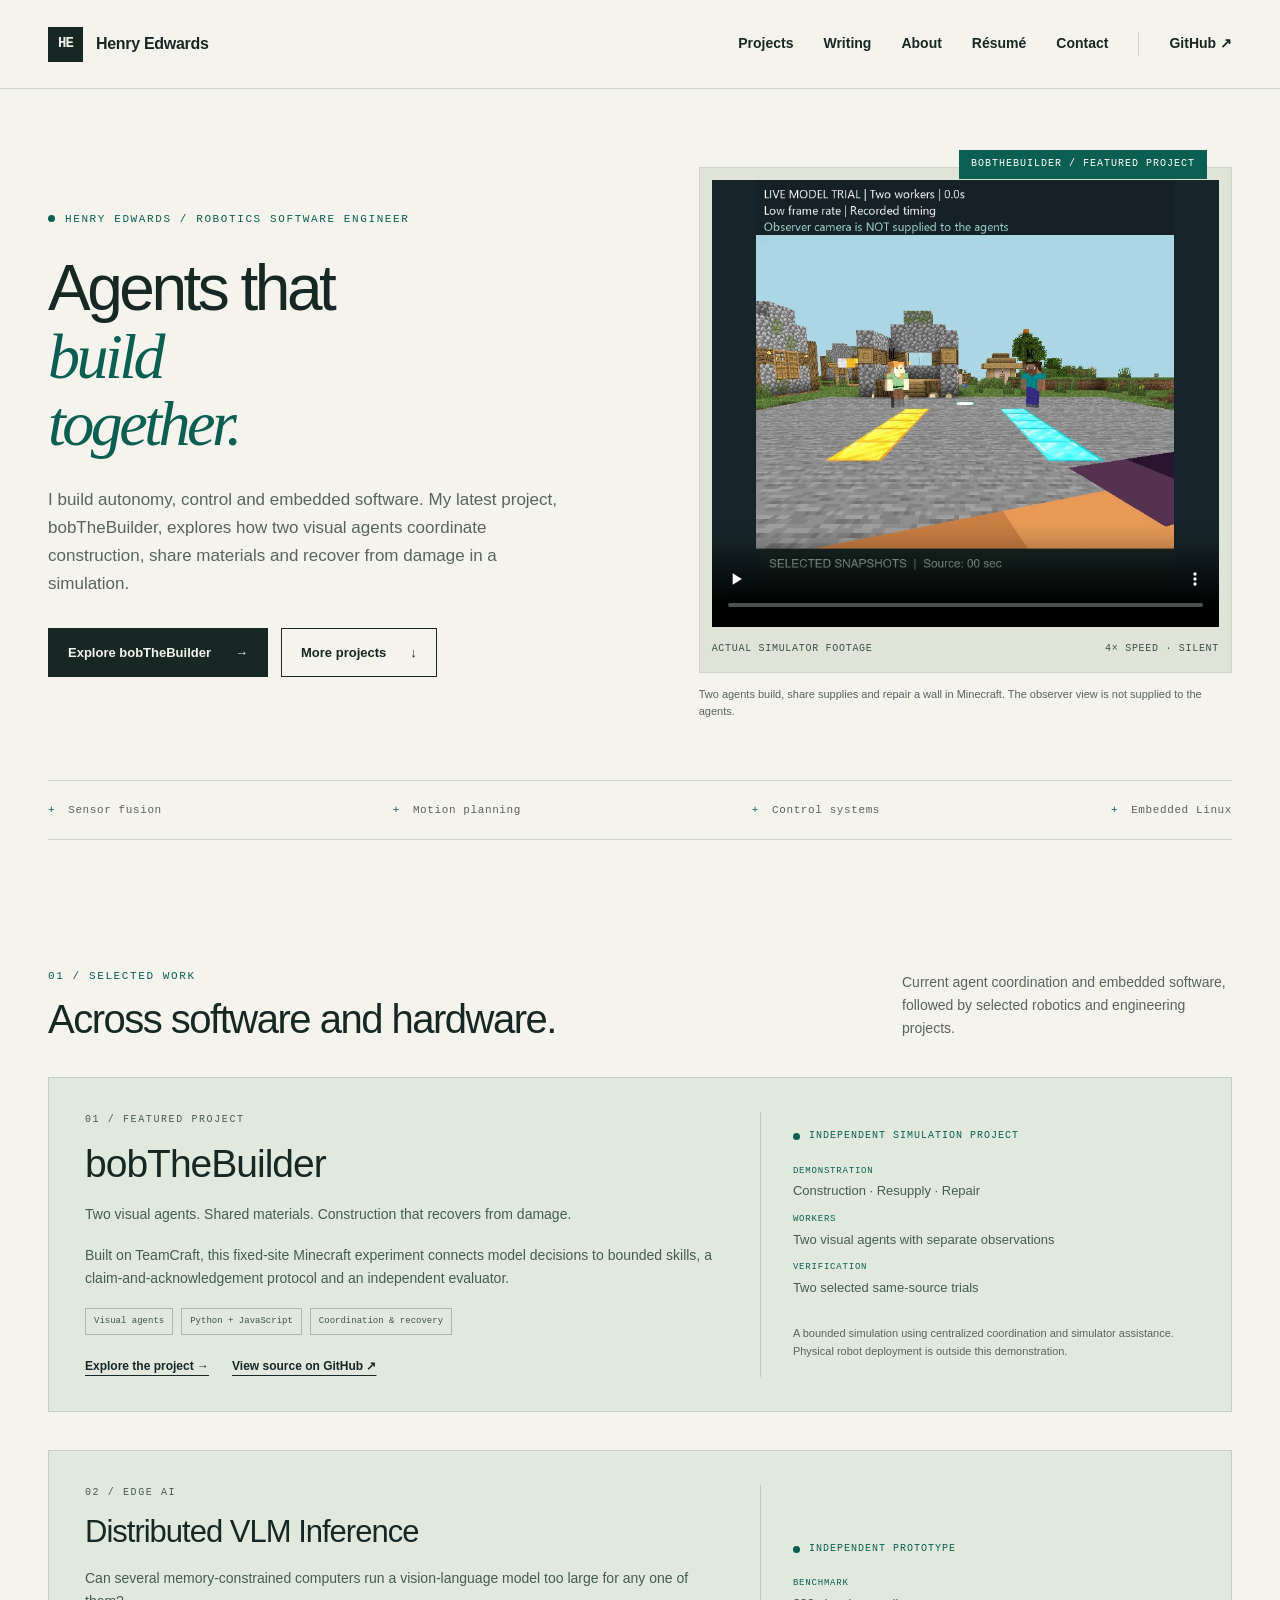
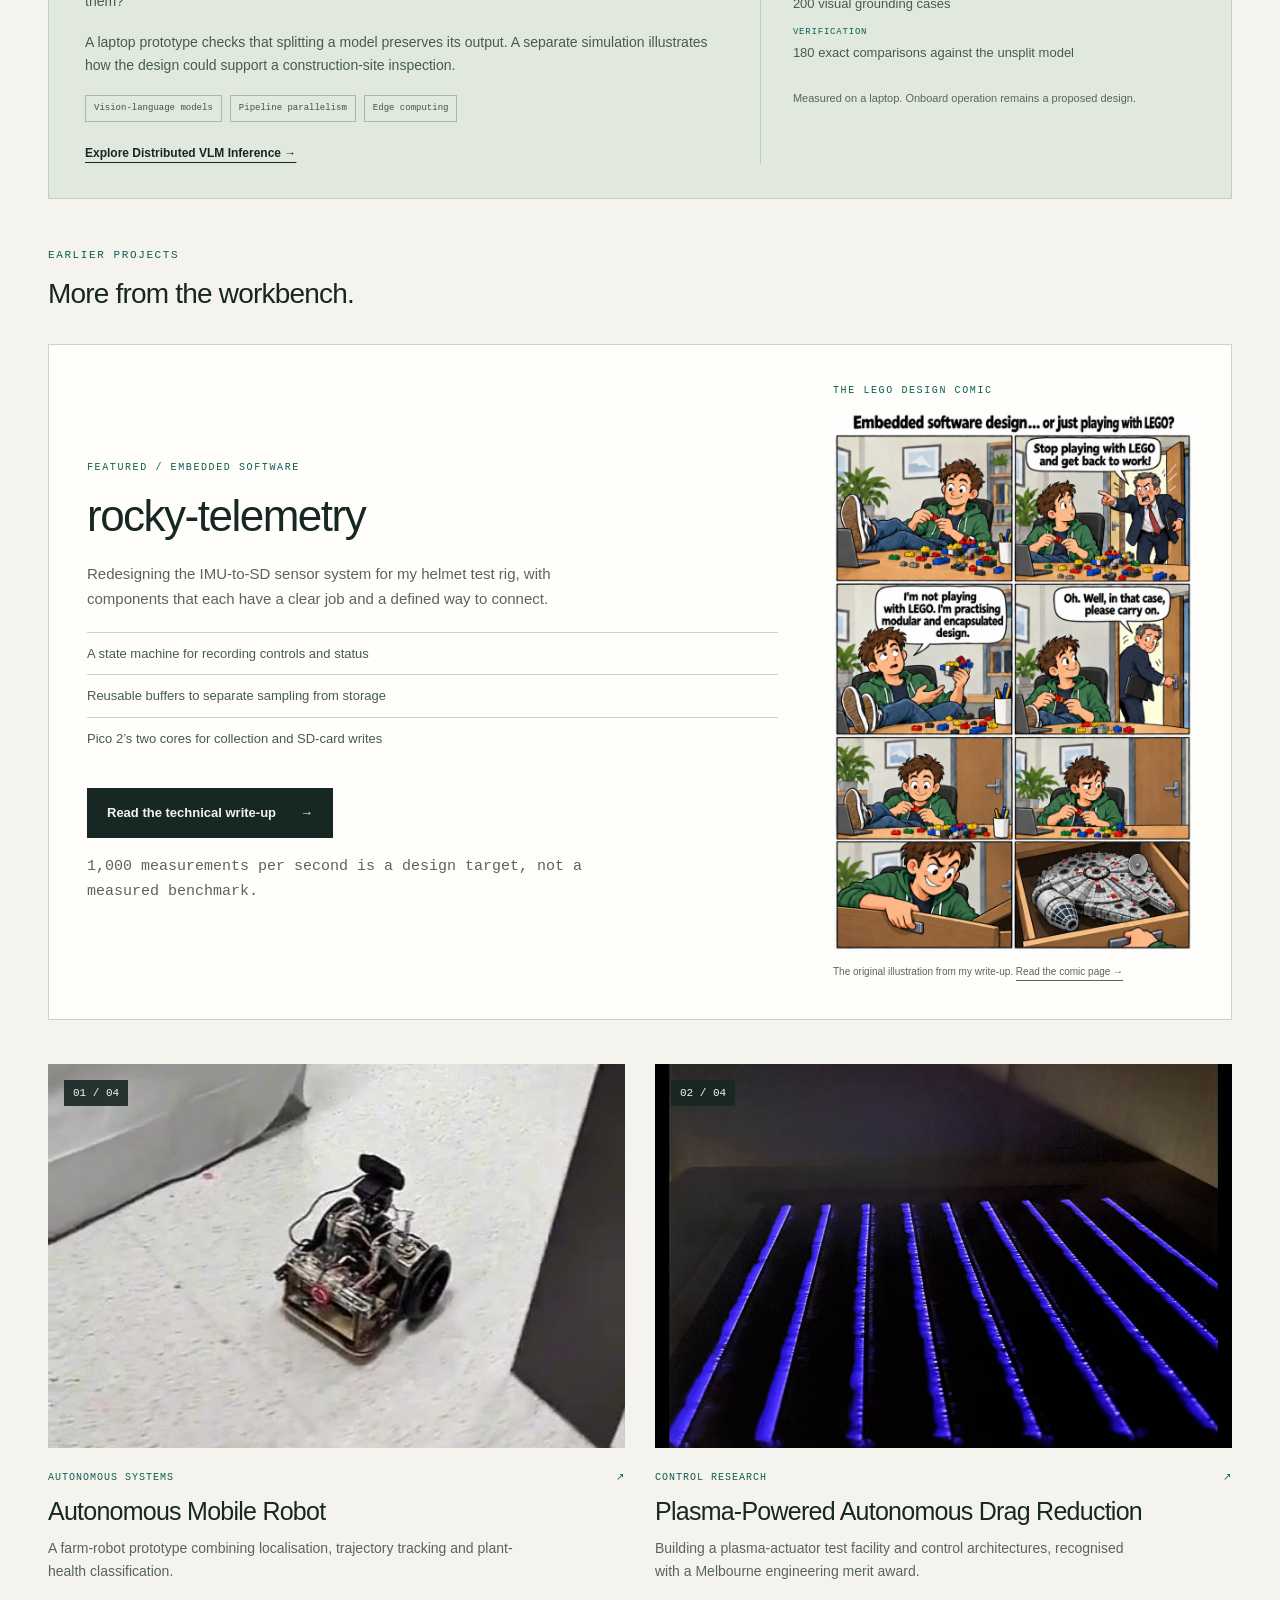
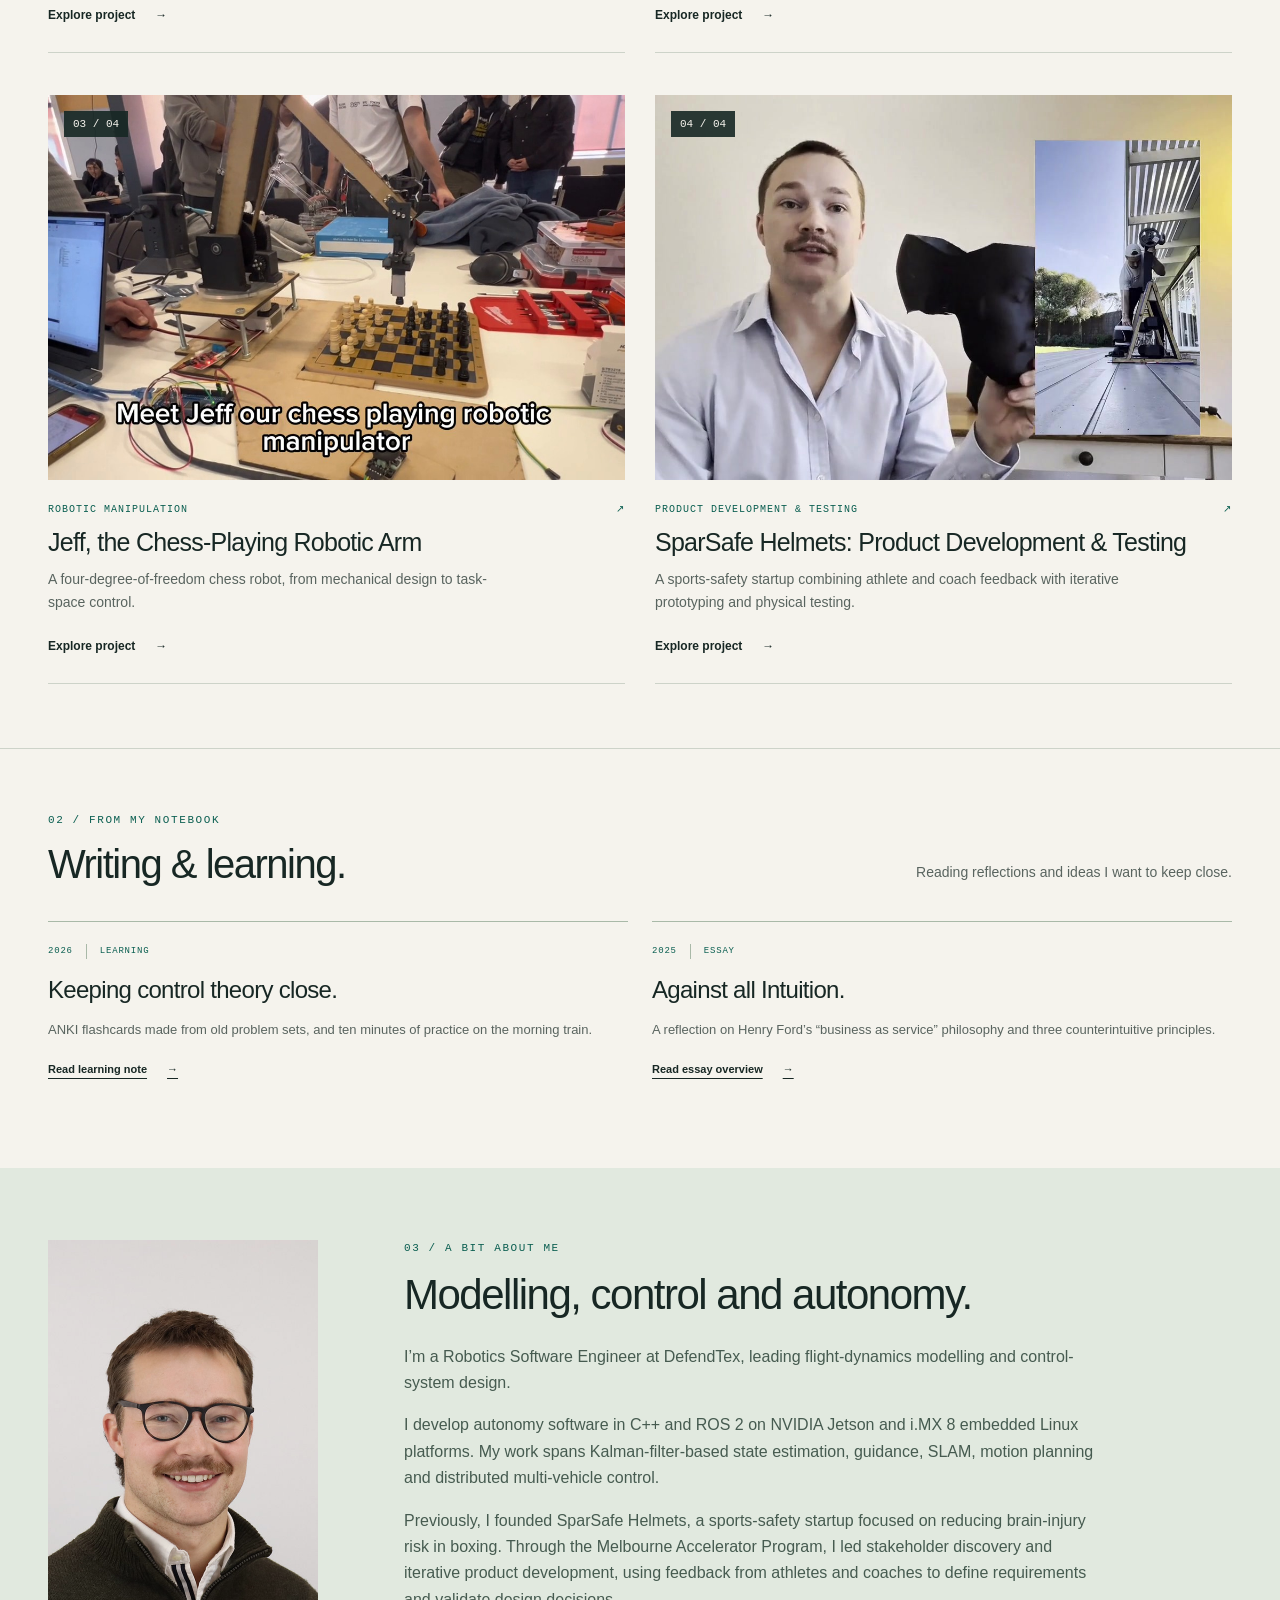
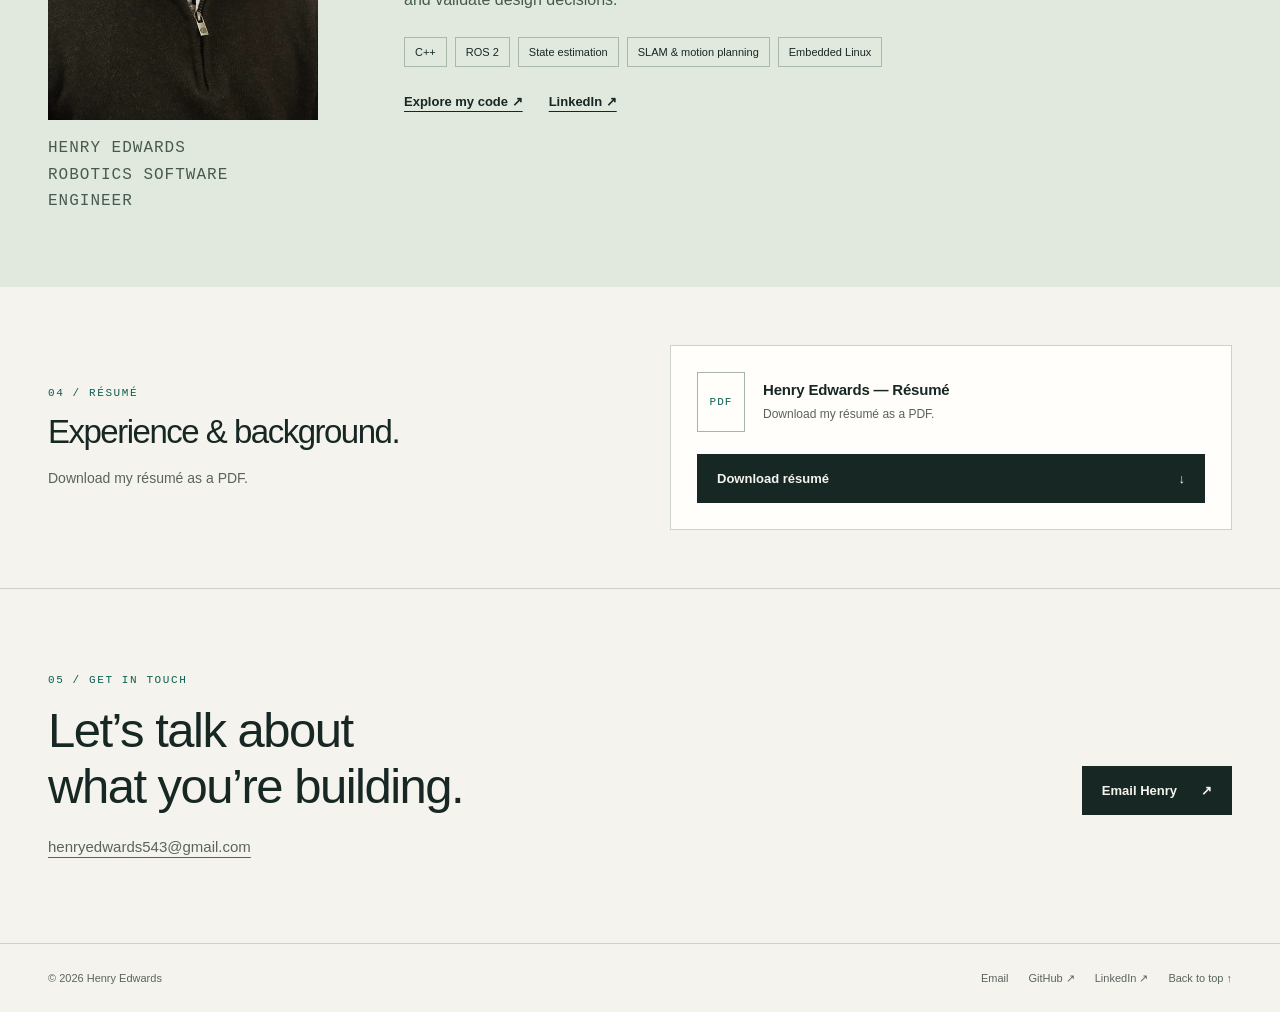
<file: index.html>
<!doctype html>
<html lang="en"><head><meta charset="utf-8"><meta name="viewport" content="width=device-width,initial-scale=1"><meta name="description" content="Henry Edwards builds autonomy, control and embedded software. Explore bobTheBuilder, a visual-agent construction experiment, and rocky-telemetry firmware."><meta name="theme-color" content="#f5f3ed"><title>Henry Edwards | Robotics Software Engineer</title><link rel="icon" href="assets/favicon.svg" type="image/svg+xml"><link rel="stylesheet" href="assets/site.css"><script src="assets/site.js" defer></script></head><body id="top"><a class="skip-link" href="#main">Skip to content</a><header class="site-header"><div class="wrap nav"><a class="brand" href="index.html" aria-label="Henry Edwards home"><span class="brand-mark" aria-hidden="true">HE</span>Henry Edwards</a><button class="menu-toggle" type="button" aria-controls="site-navigation" aria-expanded="false">Menu</button><nav class="nav-links" id="site-navigation" aria-label="Main navigation"><a href="index.html#work">Projects</a><a href="index.html#notes">Writing</a><a href="index.html#about">About</a><a href="index.html#resume">Résumé</a><a href="index.html#contact">Contact</a><a href="https://github.com/hwedwards">GitHub <span aria-hidden="true">↗</span></a></nav></div></header><main id="main"><section class="hero"><div class="wrap"><div class="hero-grid"><div><p class="eyebrow green"><span class="signal" aria-hidden="true"></span>Henry Edwards / Robotics Software Engineer</p><h1>Agents that<br><em>build<br>together.</em></h1><p class="hero-description">I build autonomy, control and embedded software. My latest project, bobTheBuilder, explores how two visual agents coordinate construction, share materials and recover from damage in a simulation.</p><div class="button-row"><a class="button primary" href="projects/bob-the-builder.html">Explore bobTheBuilder <span aria-hidden="true">→</span></a><a class="button" href="#work">More projects <span aria-hidden="true">↓</span></a></div></div><div class="hero-visual"><span class="hero-index">BOBTHEBUILDER / FEATURED PROJECT</span><div class="image-frame hero-video-frame"><video class="hero-video" controls muted playsinline preload="none" poster="assets/media/bob-construction-snapshots-poster.jpg" width="640" height="684" aria-label="Selected snapshots from the bobTheBuilder construction and repair trial, silent, 17 seconds"><source src="assets/media/bob-construction-snapshots.mp4" type="video/mp4"><p><a href="assets/media/bob-construction-snapshots.mp4">Open the 4× simulation demo.</a></p></video><div class="image-caption"><span>Actual simulator footage</span><span>4× speed · Silent</span></div></div><p class="hero-media-note">Two agents build, share supplies and repair a wall in Minecraft. The observer view is not supplied to the agents.</p></div></div><div class="capabilities" aria-label="Areas of focus"><span>Sensor fusion</span><span>Motion planning</span><span>Control systems</span><span>Embedded Linux</span></div></div></section><section id="work" class="section"><div class="wrap"><div class="section-heading"><div><p class="eyebrow green">01 / Selected work</p><h2>Across software and hardware.</h2></div><p>Current agent coordination and embedded software, followed by selected robotics and engineering projects.</p></div><article class="current-project bob-feature" aria-labelledby="construction-title"><div class="current-copy"><p class="eyebrow green">01 / Featured project</p><h3 id="construction-title">bobTheBuilder</h3><p>Two visual agents. Shared materials. Construction that recovers from damage.</p><p>Built on TeamCraft, this fixed-site Minecraft experiment connects model decisions to bounded skills, a claim-and-acknowledgement protocol and an independent evaluator.</p><div class="current-tags"><span>Visual agents</span><span>Python + JavaScript</span><span>Coordination & recovery</span></div><div class="feature-links"><a href="projects/bob-the-builder.html">Explore the project →</a><a href="https://github.com/hwedwards/bobTheBuilder">View source on GitHub ↗</a></div></div><div class="current-context"><span class="current-status"><span class="signal" aria-hidden="true"></span>Independent simulation project</span><dl class="current-facts"><div><dt>Demonstration</dt><dd>Construction · Resupply · Repair</dd></div><div><dt>Workers</dt><dd>Two visual agents with separate observations</dd></div><div><dt>Verification</dt><dd>Two selected same-source trials</dd></div></dl><p class="current-stage">A bounded simulation using centralized coordination and simulator assistance. Physical robot deployment is outside this demonstration.</p></div></article><article class="current-project" aria-labelledby="vlm-project-title"><div class="current-copy"><p class="eyebrow green">02 / Edge AI</p><h3 id="vlm-project-title">Distributed VLM Inference</h3><p>Can several memory-constrained computers run a vision-language model too large for any one of them?</p><p>A laptop prototype checks that splitting a model preserves its output. A separate simulation illustrates how the design could support a construction-site inspection.</p><div class="current-tags"><span>Vision-language models</span><span>Pipeline parallelism</span><span>Edge computing</span></div><div class="feature-links"><a href="projects/edge-vlm-pipeline.html">Explore Distributed VLM Inference →</a></div></div><div class="current-context"><span class="current-status"><span class="signal" aria-hidden="true"></span>Independent prototype</span><dl class="current-facts"><div><dt>Benchmark</dt><dd>200 visual grounding cases</dd></div><div><dt>Verification</dt><dd>180 exact comparisons against the unsplit model</dd></div></dl><p class="current-stage">Measured on a laptop. Onboard operation remains a proposed design.</p></div></article><div class="older-projects-heading"><p class="eyebrow green">Earlier projects</p><h3>More from the workbench.</h3></div>
<article class="logger-feature" aria-labelledby="logger-project-title"><div class="logger-feature-copy"><p class="eyebrow green">Featured / Embedded software</p><h3 id="logger-project-title">rocky-telemetry</h3><p>Redesigning the IMU-to-SD sensor system for my helmet test rig, with components that each have a clear job and a defined way to connect.</p><ul class="logger-highlights"><li>A state machine for recording controls and status</li><li>Reusable buffers to separate sampling from storage</li><li>Pico 2’s two cores for collection and SD-card writes</li></ul><a class="button primary" href="projects/modular-pico-data-logger.html">Read the technical write-up <span aria-hidden="true">→</span></a><p class="logger-design-note">1,000 measurements per second is a design target, not a measured benchmark.</p></div><figure class="logger-comic"><p class="eyebrow green">The LEGO design comic</p><a href="assets/media/pico-logger-lego.jpg" aria-label="Open the original LEGO software-design comic"><img src="assets/media/pico-logger-lego.jpg" width="800" height="1200" loading="lazy" alt="Henry’s original comic about comparing LEGO building with modular and encapsulated software design"></a><figcaption>The original illustration from my write-up. <a href="projects/lego-software-design-comic.html">Read the comic page →</a></figcaption></figure></article><div class="project-grid"><a class="project-card" href="projects/autonomous-mobile-robot.html"><div class="project-image-wrap"><img src="assets/media/farm-poster-sdr-v2.jpg" alt="Autonomous mobile robot navigating an indoor demonstration course" loading="lazy" width="900" height="600"><span class="project-count" aria-hidden="true">01 / 04</span></div><div class="project-text"><div class="project-meta"><span>Autonomous systems</span><span aria-hidden="true">↗</span></div><h3>Autonomous Mobile Robot</h3><p>A farm-robot prototype combining localisation, trajectory tracking and plant-health classification.</p><span class="text-link">Explore project <span aria-hidden="true">→</span></span></div></a><a class="project-card" href="projects/plasma-drag-reduction.html"><div class="project-image-wrap"><img src="assets/media/plasma-poster.jpg" alt="Glowing electrodes on the plasma-actuator prototype" loading="lazy" width="900" height="600"><span class="project-count" aria-hidden="true">02 / 04</span></div><div class="project-text"><div class="project-meta"><span>Control research</span><span aria-hidden="true">↗</span></div><h3>Plasma-Powered Autonomous Drag Reduction</h3><p>Building a plasma-actuator test facility and control architectures, recognised with a Melbourne engineering merit award.</p><span class="text-link">Explore project <span aria-hidden="true">→</span></span></div></a><a class="project-card" href="projects/jeff-chess-robot.html"><div class="project-image-wrap"><img src="assets/media/jeff-poster.jpg" alt="Jeff robotic arm positioned over a chessboard with chess pieces" loading="lazy" width="900" height="600"><span class="project-count" aria-hidden="true">03 / 04</span></div><div class="project-text"><div class="project-meta"><span>Robotic manipulation</span><span aria-hidden="true">↗</span></div><h3>Jeff, the Chess-Playing Robotic Arm</h3><p>A four-degree-of-freedom chess robot, from mechanical design to task-space control.</p><span class="text-link">Explore project <span aria-hidden="true">→</span></span></div></a><a class="project-card" href="projects/rocky-test-rig.html"><div class="project-image-wrap"><img src="assets/media/rocky-poster-sdr-v2.jpg" alt="Rocky helmet prototype and custom impact-testing setup in project demonstration footage" loading="lazy" width="900" height="600"><span class="project-count" aria-hidden="true">04 / 04</span></div><div class="project-text"><div class="project-meta"><span>Product development & testing</span><span aria-hidden="true">↗</span></div><h3>SparSafe Helmets: Product Development & Testing</h3><p>A sports-safety startup combining athlete and coach feedback with iterative prototyping and physical testing.</p><span class="text-link">Explore project <span aria-hidden="true">→</span></span></div></a></div></div></section><section id="notes" class="notes-section"><div class="wrap"><div class="section-heading"><div><p class="eyebrow green">02 / From my notebook</p><h2>Writing & learning.</h2></div><p>Reading reflections and ideas I want to keep close.</p></div><div class="notes-grid"><article class="note-card"><div class="note-card-meta"><span>2026</span><span>Learning</span></div><h3><a href="notes/control-learning-flashcards.html">Keeping control theory close.</a></h3><p>ANKI flashcards made from old problem sets, and ten minutes of practice on the morning train.</p><a class="text-link" href="notes/control-learning-flashcards.html">Read learning note <span aria-hidden="true">→</span></a></article><article class="note-card"><div class="note-card-meta"><span>2025</span><span>Essay</span></div><h3><a href="notes/against-all-intuition.html">Against all Intuition.</a></h3><p>A reflection on Henry Ford’s “business as service” philosophy and three counterintuitive principles.</p><a class="text-link" href="notes/against-all-intuition.html">Read essay overview <span aria-hidden="true">→</span></a></article></div></div></section><section id="about" class="about"><div class="wrap about-grid"><div class="about-photo"><img class="portrait" src="assets/media/portrait.jpg" alt="Henry Edwards" width="480" height="480" loading="lazy"><p class="portrait-label">Henry Edwards<br>Robotics Software Engineer</p></div><div><p class="eyebrow">03 / A bit about me</p><h2>Modelling, control and autonomy.</h2><p>I’m a Robotics Software Engineer at DefendTex, leading flight-dynamics modelling and control-system design.</p><p>I develop autonomy software in C++ and ROS 2 on NVIDIA Jetson and i.MX 8 embedded Linux platforms. My work spans Kalman-filter-based state estimation, guidance, SLAM, motion planning and distributed multi-vehicle control.</p><p>Previously, I founded SparSafe Helmets, a sports-safety startup focused on reducing brain-injury risk in boxing. Through the Melbourne Accelerator Program, I led stakeholder discovery and iterative product development, using feedback from athletes and coaches to define requirements and validate design decisions.</p><div class="expertise" aria-label="Technical interests"><span class="tag">C++</span><span class="tag">ROS 2</span><span class="tag">State estimation</span><span class="tag">SLAM & motion planning</span><span class="tag">Embedded Linux</span></div><div class="about-links"><a href="https://github.com/hwedwards">Explore my code ↗</a><a href="https://www.linkedin.com/in/henry-edwards-7941b7172/">LinkedIn ↗</a></div></div></div></section><section id="resume" class="resume"><div class="wrap resume-grid"><div><p class="eyebrow green">04 / Résumé</p><h2>Experience & background.</h2><p class="resume-intro">Download my résumé as a PDF.</p></div><div class="resume-file"><span class="document-label" aria-hidden="true">PDF</span><div class="resume-file-copy"><h3>Henry Edwards — Résumé</h3><p id="resume-status">Download my résumé as a PDF.</p></div><a class="button primary resume-download" href="assets/resume.pdf" download aria-describedby="resume-status">Download résumé <span aria-hidden="true">↓</span></a></div></div></section>
<section id="contact" class="contact"><div class="wrap"><div class="contact-grid"><div><p class="eyebrow green">05 / Get in touch</p><h2>Let’s talk about<br>what you’re building.</h2></div><a class="button primary" href="mailto:henryedwards543@gmail.com">Email Henry <span aria-hidden="true">↗</span></a></div><p class="contact-address"><a href="mailto:henryedwards543@gmail.com">henryedwards543@gmail.com</a></p></div></section></main><footer class="site-footer"><div class="wrap footer-inner"><span>© 2026 Henry Edwards</span><div><a href="mailto:henryedwards543@gmail.com">Email</a><a href="https://github.com/hwedwards">GitHub ↗</a><a href="https://www.linkedin.com/in/henry-edwards-7941b7172/">LinkedIn ↗</a><a href="#top">Back to top ↑</a></div></div></footer></body></html>
</file>
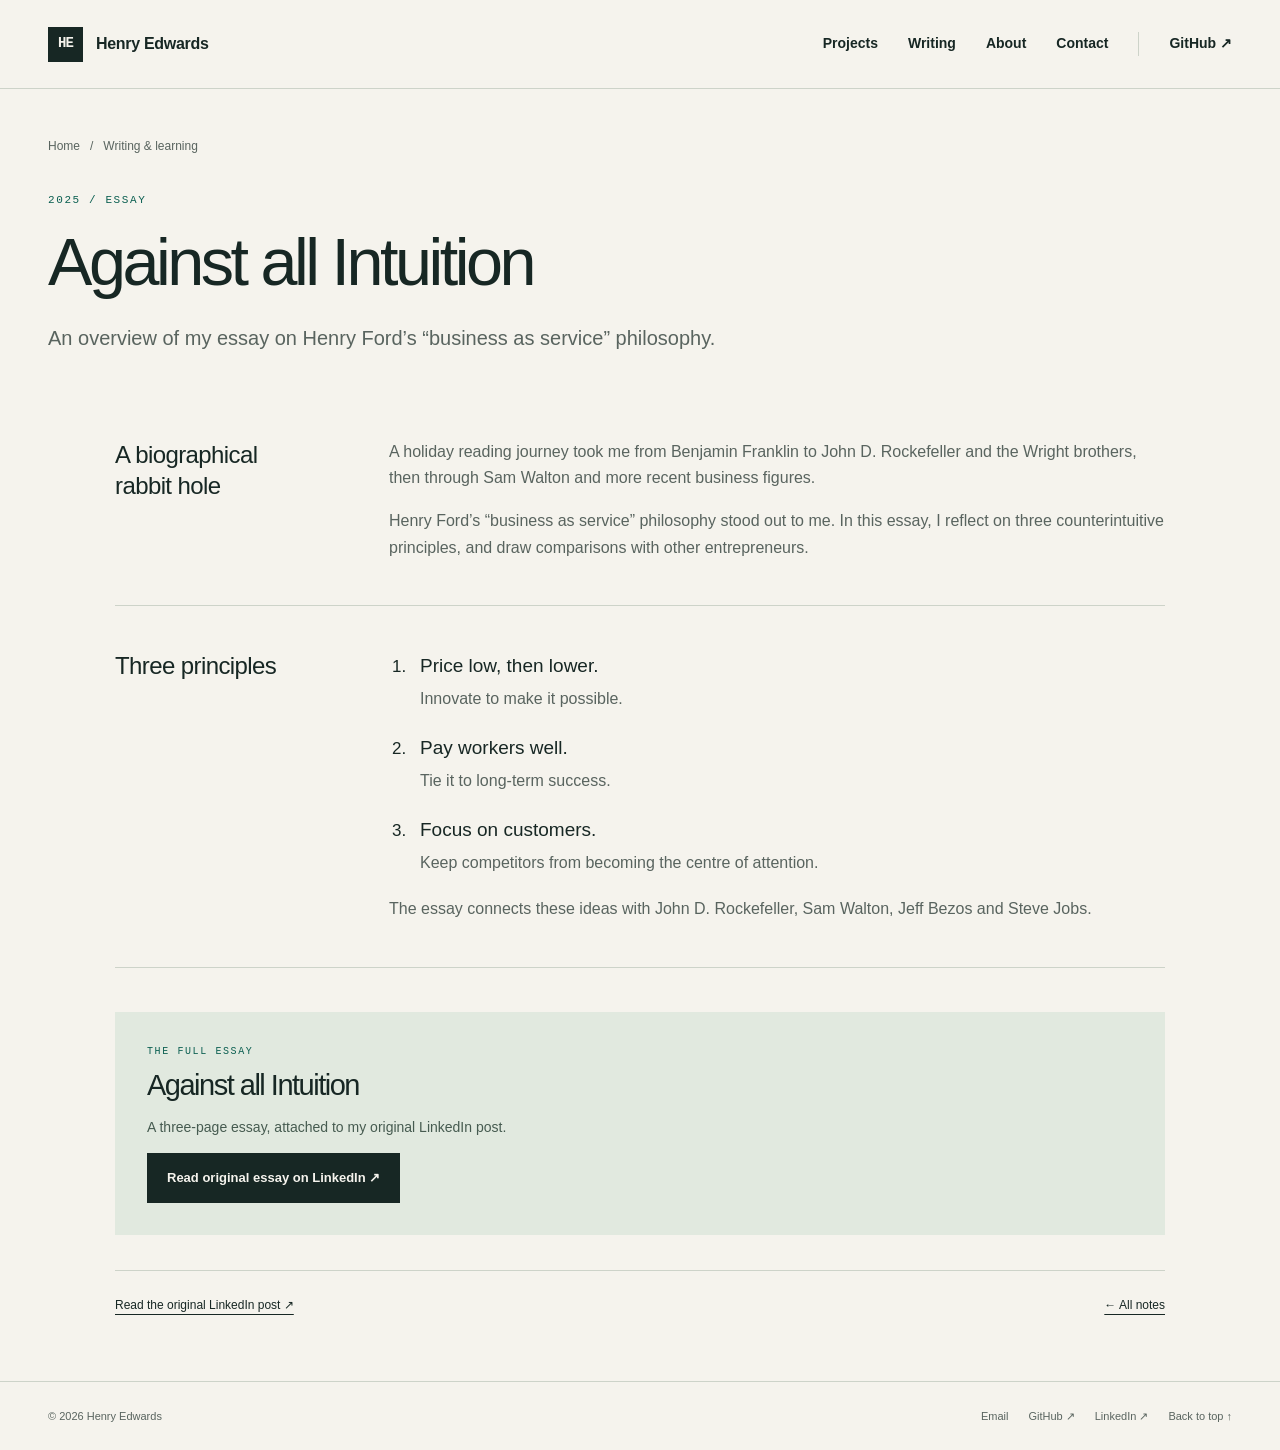
<file: notes/against-all-intuition.html>
<!doctype html><html lang="en"><head><meta charset="utf-8"><meta name="viewport" content="width=device-width,initial-scale=1"><meta name="description" content="Henry Edwards reflects on Henry Ford’s business-as-service philosophy and three counterintuitive principles."><meta name="theme-color" content="#f5f3ed"><title>Against all Intuition | Henry Edwards</title><link rel="icon" href="../assets/favicon.svg" type="image/svg+xml"><link rel="stylesheet" href="../assets/site.css"><script src="../assets/site.js" defer></script></head><body id="top"><a class="skip-link" href="#main">Skip to content</a><header class="site-header"><div class="wrap nav"><a class="brand" href="../index.html" aria-label="Henry Edwards home"><span class="brand-mark" aria-hidden="true">HE</span>Henry Edwards</a><button class="menu-toggle" type="button" aria-controls="site-navigation" aria-expanded="false">Menu</button><nav class="nav-links" id="site-navigation" aria-label="Main navigation"><a href="../index.html#work">Projects</a><a href="../index.html#notes">Writing</a><a href="../index.html#about">About</a><a href="../index.html#contact">Contact</a><a href="https://github.com/hwedwards">GitHub <span aria-hidden="true">↗</span></a></nav></div></header><main id="main"><div class="wrap"><section class="case-hero note-hero"><div class="breadcrumbs"><a href="../index.html">Home</a><span aria-hidden="true">/</span><a href="../index.html#notes">Writing & learning</a></div><p class="eyebrow">2025 / Essay</p><h1>Against all Intuition</h1><p class="case-deck">An overview of my essay on Henry Ford’s “business as service” philosophy.</p></section>
<div class="note-article"><section class="case-section"><h2>A biographical<br>rabbit hole</h2><div><p>A holiday reading journey took me from Benjamin Franklin to John D. Rockefeller and the Wright brothers, then through Sam Walton and more recent business figures.</p><p>Henry Ford’s “business as service” philosophy stood out to me. In this essay, I reflect on three counterintuitive principles, and draw comparisons with other entrepreneurs.</p></div></section><section class="case-section"><h2>Three principles</h2><div><ol class="essay-principles"><li><strong>Price low, then lower.</strong><p>Innovate to make it possible.</p></li><li><strong>Pay workers well.</strong><p>Tie it to long-term success.</p></li><li><strong>Focus on customers.</strong><p>Keep competitors from becoming the centre of attention.</p></li></ol><p>The essay connects these ideas with John D. Rockefeller, Sam Walton, Jeff Bezos and Steve Jobs.</p></div></section><section class="essay-download" id="essay-document"><p class="eyebrow green">The full essay</p><h2>Against all Intuition</h2><p>A three-page essay, attached to my original LinkedIn post.</p><a class="button primary" href="https://www.linkedin.com/feed/update/urn:li:activity:7356875369808908288/">Read original essay on LinkedIn ↗</a></section><div class="note-source"><a href="https://www.linkedin.com/feed/update/urn:li:activity:7356875369808908288/">Read the original LinkedIn post ↗</a><a href="../index.html#notes">← All notes</a></div></div></div></main><footer class="site-footer"><div class="wrap footer-inner"><span>© 2026 Henry Edwards</span><div><a href="mailto:henryedwards543@gmail.com">Email</a><a href="https://github.com/hwedwards">GitHub ↗</a><a href="https://www.linkedin.com/in/henry-edwards-7941b7172/">LinkedIn ↗</a><a href="#top">Back to top ↑</a></div></div></footer></body></html>
</file>
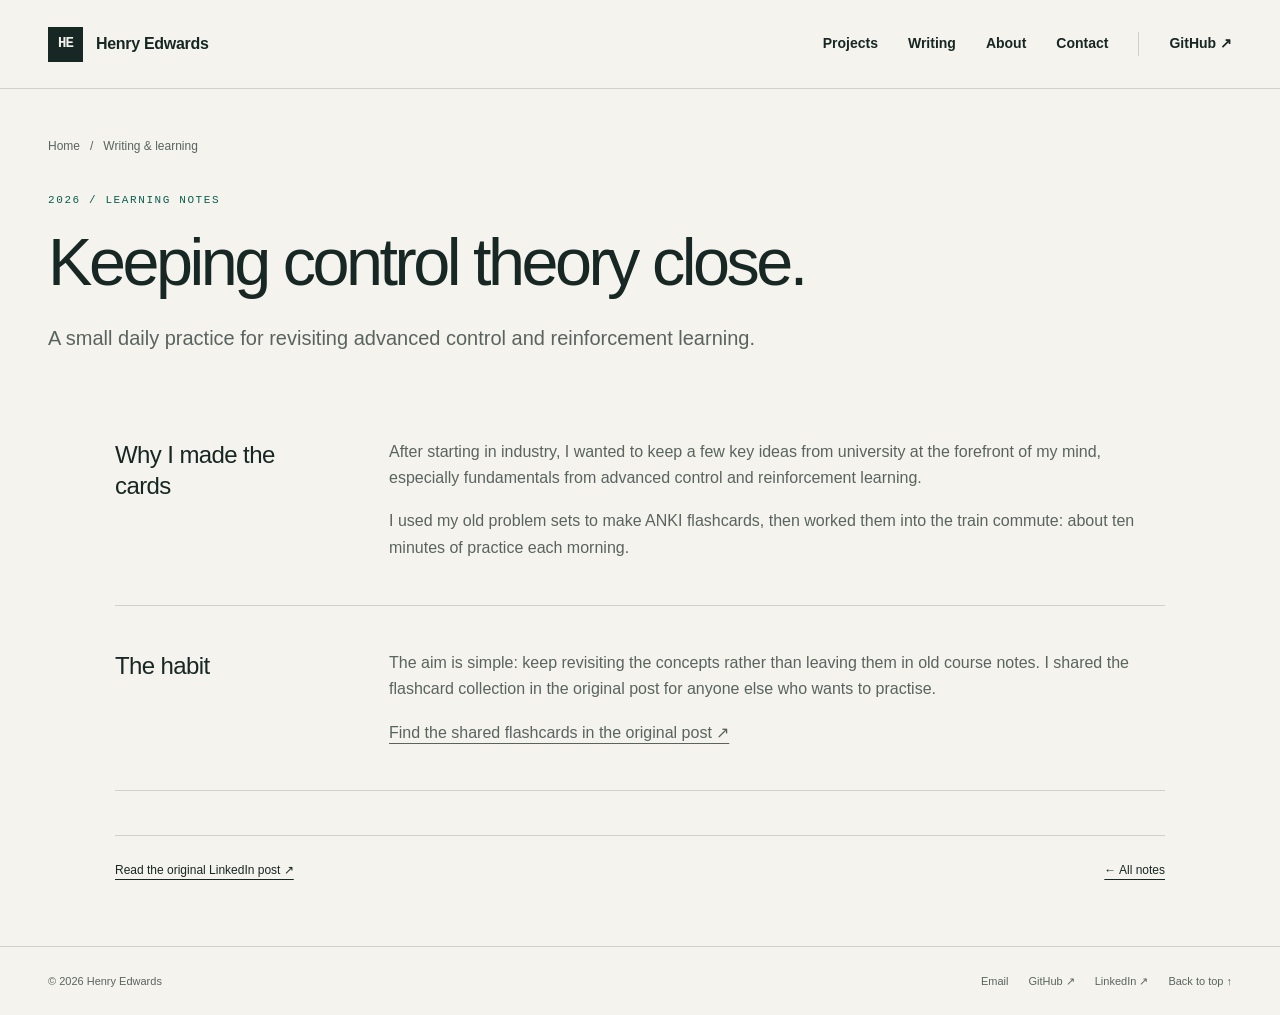
<file: notes/control-learning-flashcards.html>
<!doctype html><html lang="en"><head><meta charset="utf-8"><meta name="viewport" content="width=device-width,initial-scale=1"><meta name="description" content="Henry’s ANKI flashcards and daily practice for advanced control and reinforcement-learning fundamentals."><meta name="theme-color" content="#f5f3ed"><title>Keeping control theory close | Henry Edwards</title><link rel="icon" href="../assets/favicon.svg" type="image/svg+xml"><link rel="stylesheet" href="../assets/site.css"><script src="../assets/site.js" defer></script></head><body id="top"><a class="skip-link" href="#main">Skip to content</a><header class="site-header"><div class="wrap nav"><a class="brand" href="../index.html" aria-label="Henry Edwards home"><span class="brand-mark" aria-hidden="true">HE</span>Henry Edwards</a><button class="menu-toggle" type="button" aria-controls="site-navigation" aria-expanded="false">Menu</button><nav class="nav-links" id="site-navigation" aria-label="Main navigation"><a href="../index.html#work">Projects</a><a href="../index.html#notes">Writing</a><a href="../index.html#about">About</a><a href="../index.html#contact">Contact</a><a href="https://github.com/hwedwards">GitHub <span aria-hidden="true">↗</span></a></nav></div></header><main id="main"><div class="wrap"><section class="case-hero note-hero"><div class="breadcrumbs"><a href="../index.html">Home</a><span aria-hidden="true">/</span><a href="../index.html#notes">Writing & learning</a></div><p class="eyebrow">2026 / Learning notes</p><h1>Keeping control theory close.</h1><p class="case-deck">A small daily practice for revisiting advanced control and reinforcement learning.</p></section>
<div class="note-article"><section class="case-section"><h2>Why I made the cards</h2><div><p>After starting in industry, I wanted to keep a few key ideas from university at the forefront of my mind, especially fundamentals from advanced control and reinforcement learning.</p><p>I used my old problem sets to make ANKI flashcards, then worked them into the train commute: about ten minutes of practice each morning.</p></div></section><section class="case-section"><h2>The habit</h2><div><p>The aim is simple: keep revisiting the concepts rather than leaving them in old course notes. I shared the flashcard collection in the original post for anyone else who wants to practise.</p><p><a href="https://www.linkedin.com/feed/update/urn:li:activity:7467875279387074560/">Find the shared flashcards in the original post ↗</a></p></div></section><div class="note-source"><a href="https://www.linkedin.com/feed/update/urn:li:activity:7467875279387074560/">Read the original LinkedIn post ↗</a><a href="../index.html#notes">← All notes</a></div></div></div></main><footer class="site-footer"><div class="wrap footer-inner"><span>© 2026 Henry Edwards</span><div><a href="mailto:henryedwards543@gmail.com">Email</a><a href="https://github.com/hwedwards">GitHub ↗</a><a href="https://www.linkedin.com/in/henry-edwards-7941b7172/">LinkedIn ↗</a><a href="#top">Back to top ↑</a></div></div></footer></body></html>
</file>
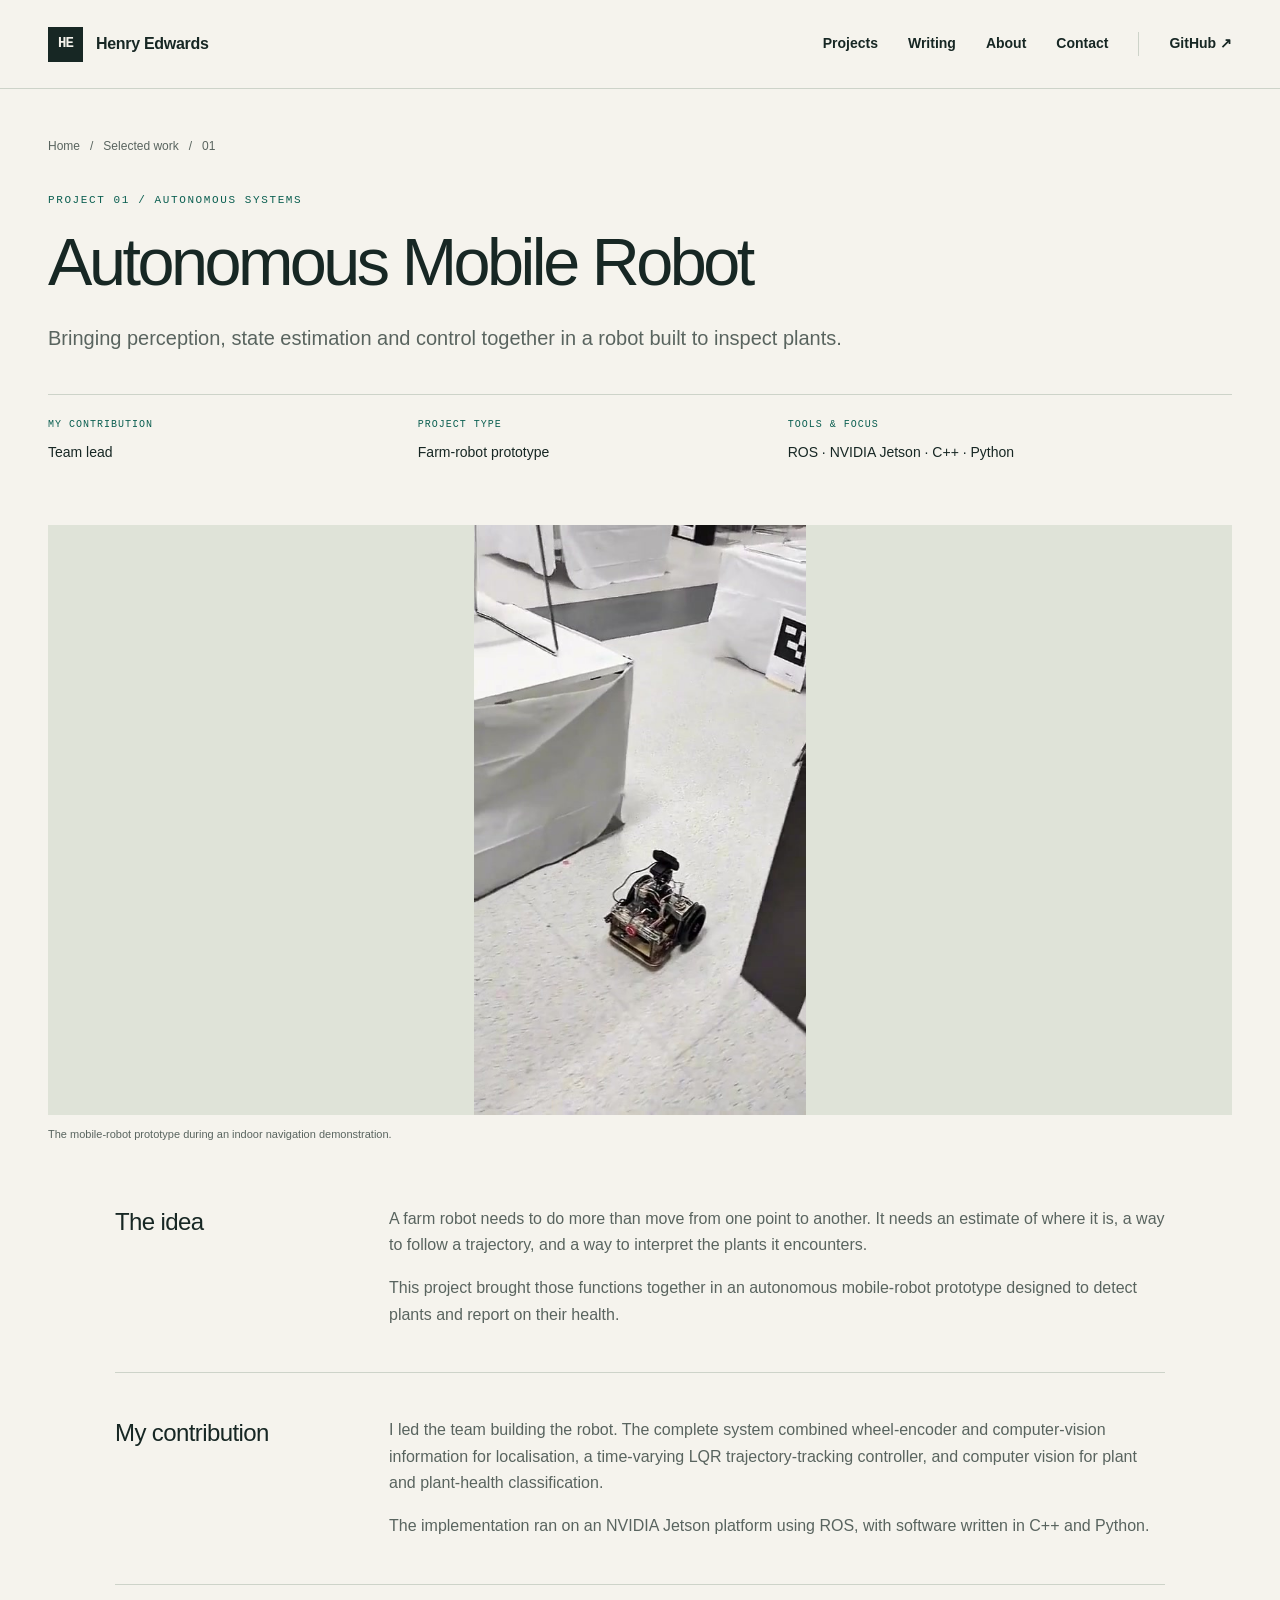
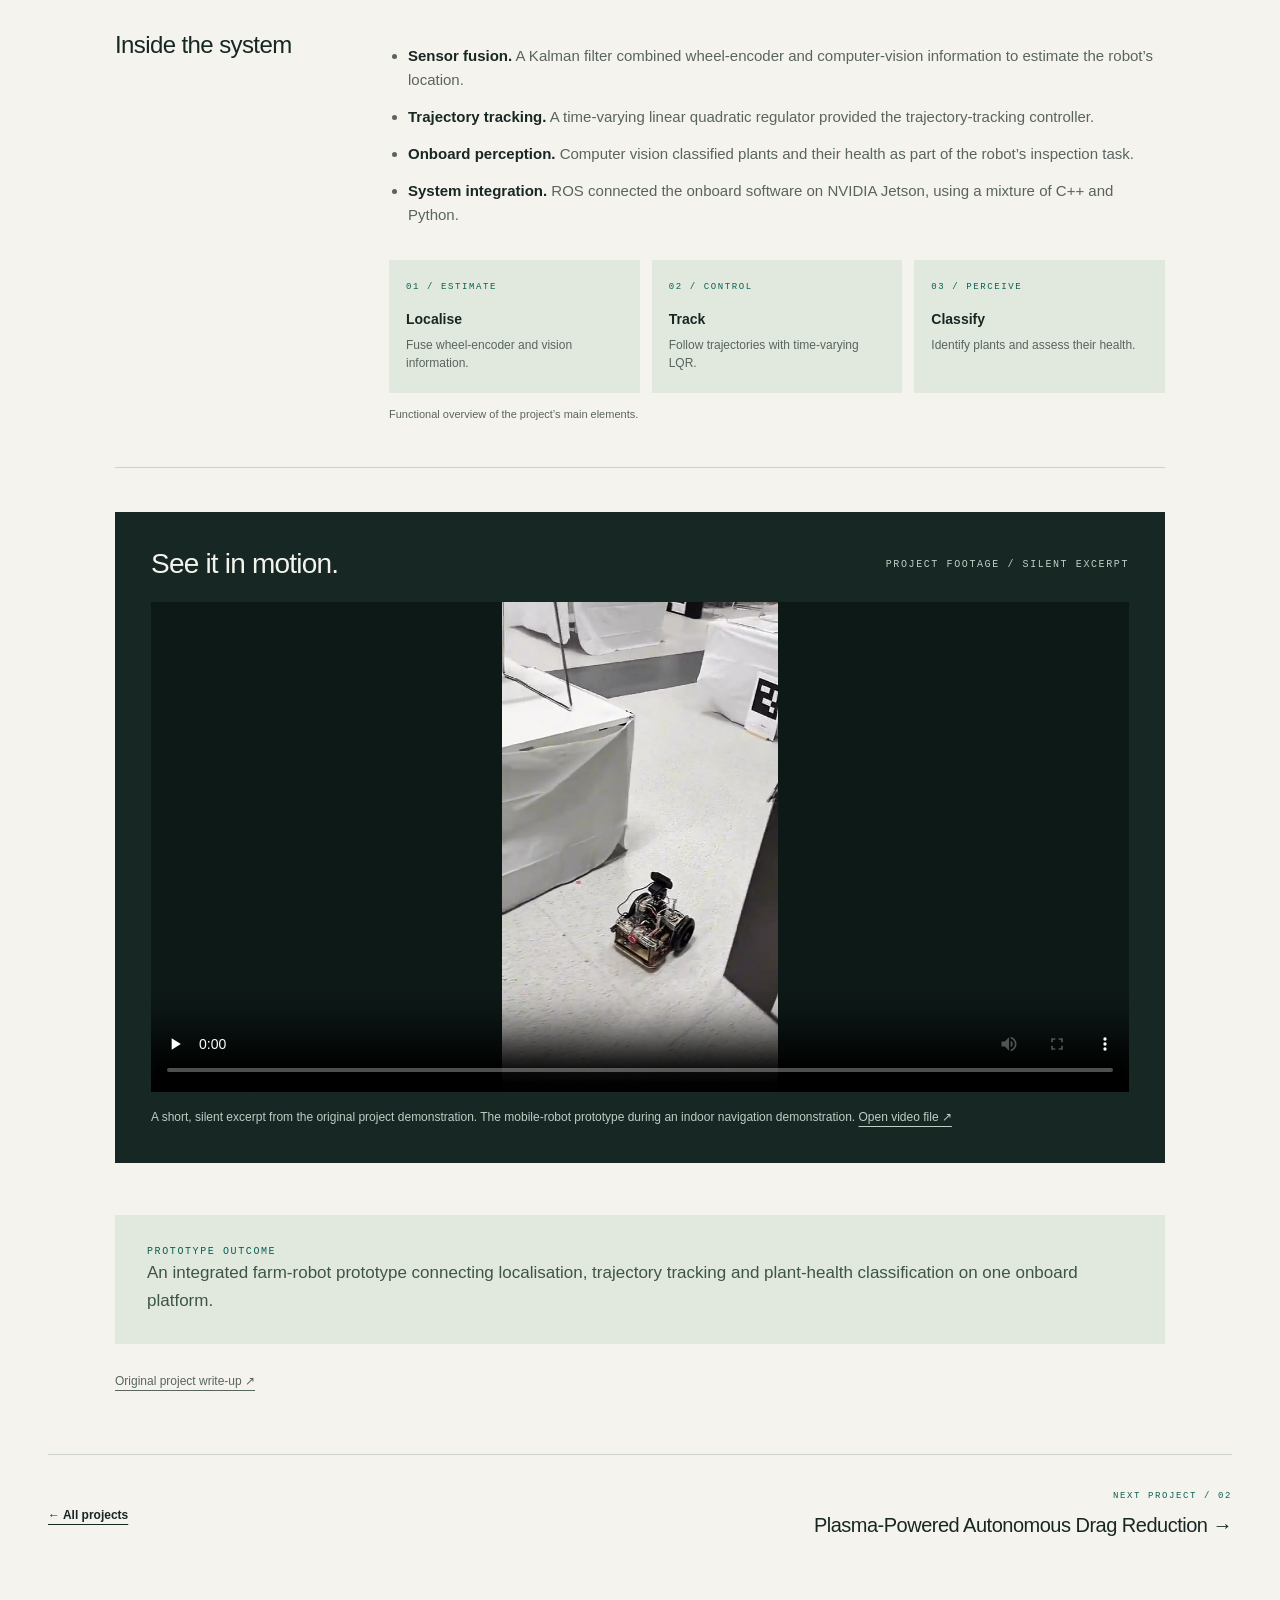
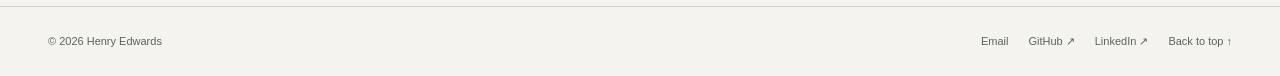
<file: projects/autonomous-mobile-robot.html>
<!doctype html>
<html lang="en"><head><meta charset="utf-8"><meta name="viewport" content="width=device-width,initial-scale=1"><meta name="description" content="Bringing perception, state estimation and control together in a robot built to inspect plants."><meta name="theme-color" content="#f5f3ed"><title>Autonomous Mobile Robot | Henry Edwards</title><link rel="icon" href="../assets/favicon.svg" type="image/svg+xml"><link rel="stylesheet" href="../assets/site.css"><script src="../assets/site.js" defer></script></head><body id="top"><a class="skip-link" href="#main">Skip to content</a><header class="site-header"><div class="wrap nav"><a class="brand" href="../index.html" aria-label="Henry Edwards home"><span class="brand-mark" aria-hidden="true">HE</span>Henry Edwards</a><button class="menu-toggle" type="button" aria-controls="site-navigation" aria-expanded="false">Menu</button><nav class="nav-links" id="site-navigation" aria-label="Main navigation"><a href="../index.html#work">Projects</a><a href="../index.html#notes">Writing</a><a href="../index.html#about">About</a><a href="../index.html#contact">Contact</a><a href="https://github.com/hwedwards">GitHub <span aria-hidden="true">↗</span></a></nav></div></header><main id="main"><div class="wrap"><section class="case-hero"><div class="breadcrumbs"><a href="../index.html">Home</a><span aria-hidden="true">/</span><a href="../index.html#work">Selected work</a><span aria-hidden="true">/</span><span>01</span></div><p class="eyebrow">Project 01 / Autonomous systems</p><h1>Autonomous Mobile Robot</h1><p class="case-deck">Bringing perception, state estimation and control together in a robot built to inspect plants.</p><dl class="case-facts"><div><dt>My contribution</dt><dd>Team lead</dd></div><div><dt>Project type</dt><dd>Farm-robot prototype</dd></div><div><dt>Tools & focus</dt><dd>ROS · NVIDIA Jetson · C++ · Python</dd></div></dl></section><figure style="margin:0"><img class="case-cover" src="../assets/media/farm-poster-sdr-v2.jpg" alt="Autonomous mobile robot navigating an indoor demonstration course" width="1200" height="675" fetchpriority="high"><figcaption class="cover-caption">The mobile-robot prototype during an indoor navigation demonstration.</figcaption></figure><div class="case-body"><section class="case-section"><h2>The idea</h2><div><p>A farm robot needs to do more than move from one point to another. It needs an estimate of where it is, a way to follow a trajectory, and a way to interpret the plants it encounters.</p><p>This project brought those functions together in an autonomous mobile-robot prototype designed to detect plants and report on their health.</p></div></section><section class="case-section"><h2>My contribution</h2><div><p>I led the team building the robot. The complete system combined wheel-encoder and computer-vision information for localisation, a time-varying LQR trajectory-tracking controller, and computer vision for plant and plant-health classification.</p><p>The implementation ran on an NVIDIA Jetson platform using ROS, with software written in C++ and Python.</p></div></section><section class="case-section"><h2>Inside the system</h2><div><ul class="technical-list"><li><strong>Sensor fusion.</strong> A Kalman filter combined wheel-encoder and computer-vision information to estimate the robot’s location.</li><li><strong>Trajectory tracking.</strong> A time-varying linear quadratic regulator provided the trajectory-tracking controller.</li><li><strong>Onboard perception.</strong> Computer vision classified plants and their health as part of the robot’s inspection task.</li><li><strong>System integration.</strong> ROS connected the onboard software on NVIDIA Jetson, using a mixture of C++ and Python.</li></ul><div class="system-flow"><div class="flow-step"><span class="eyebrow">01 / ESTIMATE</span><h3>Localise</h3><p>Fuse wheel-encoder and vision information.</p></div><div class="flow-step"><span class="eyebrow">02 / CONTROL</span><h3>Track</h3><p>Follow trajectories with time-varying LQR.</p></div><div class="flow-step"><span class="eyebrow">03 / PERCEIVE</span><h3>Classify</h3><p>Identify plants and assess their health.</p></div></div><p class="system-note">Functional overview of the project’s main elements.</p></div></section><section class="demo" aria-labelledby="demo-title"><div class="demo-heading"><h2 id="demo-title">See it in motion.</h2><p class="eyebrow">Project footage / silent excerpt</p></div><video controls playsinline preload="none" poster="../assets/media/farm-poster-sdr-v2.jpg" aria-label="Silent demonstration excerpt of Autonomous Mobile Robot"><source src="../assets/media/farm-demo-sdr-v2.mp4" type="video/mp4"><p>Your browser does not support this video. <a href="../assets/media/farm-demo-sdr-v2.mp4">Download the silent demonstration excerpt.</a></p></video><p class="demo-caption">A short, silent excerpt from the original project demonstration. The mobile-robot prototype during an indoor navigation demonstration. <a href="../assets/media/farm-demo-sdr-v2.mp4">Open video file ↗</a></p></section><section class="case-outcome"><p class="eyebrow">Prototype outcome</p><p>An integrated farm-robot prototype connecting localisation, trajectory tracking and plant-health classification on one onboard platform.</p></section><div class="sources"><div class="source-links"><a href="https://henryedwards623.wixsite.com/henryedwards/projects">Original project write-up ↗</a></div></div></div><nav class="project-nav" aria-label="Project navigation"><a class="text-link" href="../index.html#work">← All projects</a><a class="next-project" href="plasma-drag-reduction.html"><span class="eyebrow">Next project / 02</span><strong>Plasma-Powered Autonomous Drag Reduction →</strong></a></nav></div></main><footer class="site-footer"><div class="wrap footer-inner"><span>© 2026 Henry Edwards</span><div><a href="mailto:henryedwards543@gmail.com">Email</a><a href="https://github.com/hwedwards">GitHub ↗</a><a href="https://www.linkedin.com/in/henry-edwards-7941b7172/">LinkedIn ↗</a><a href="#top">Back to top ↑</a></div></div></footer></body></html>
</file>
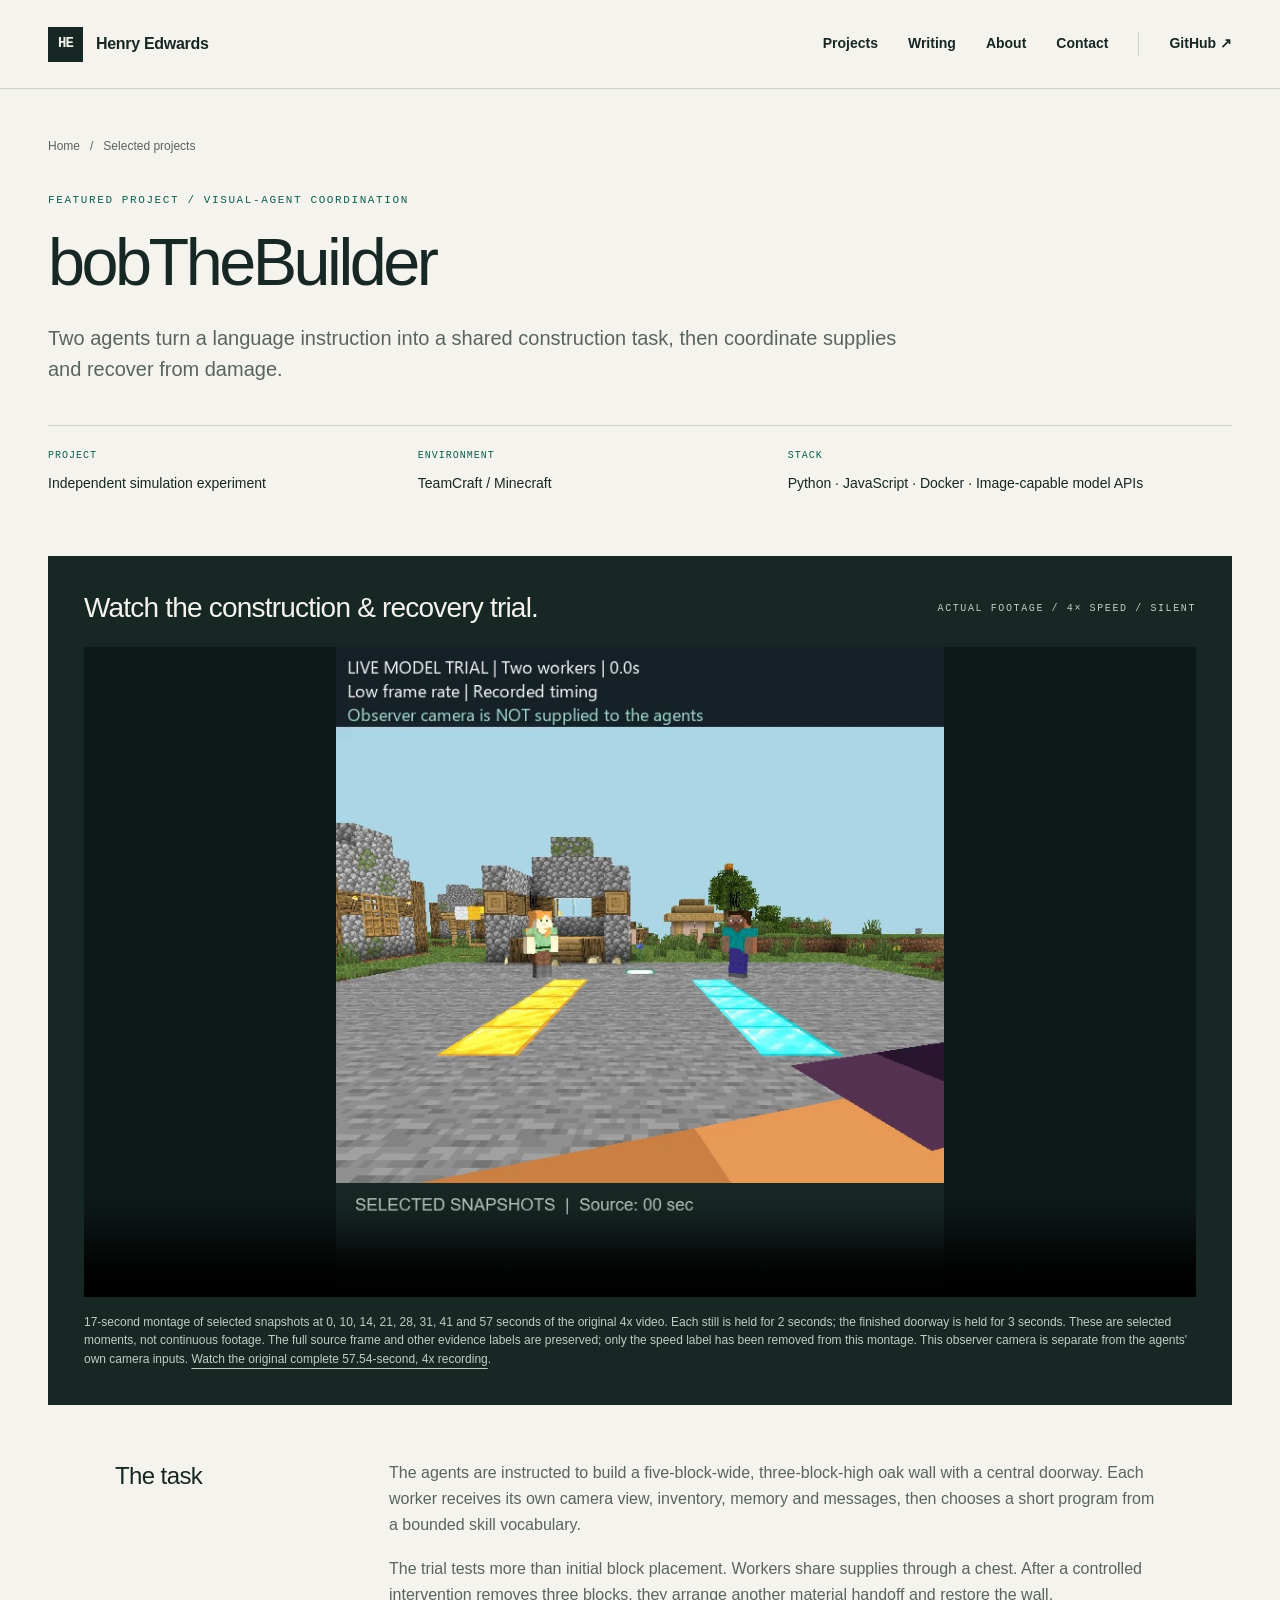
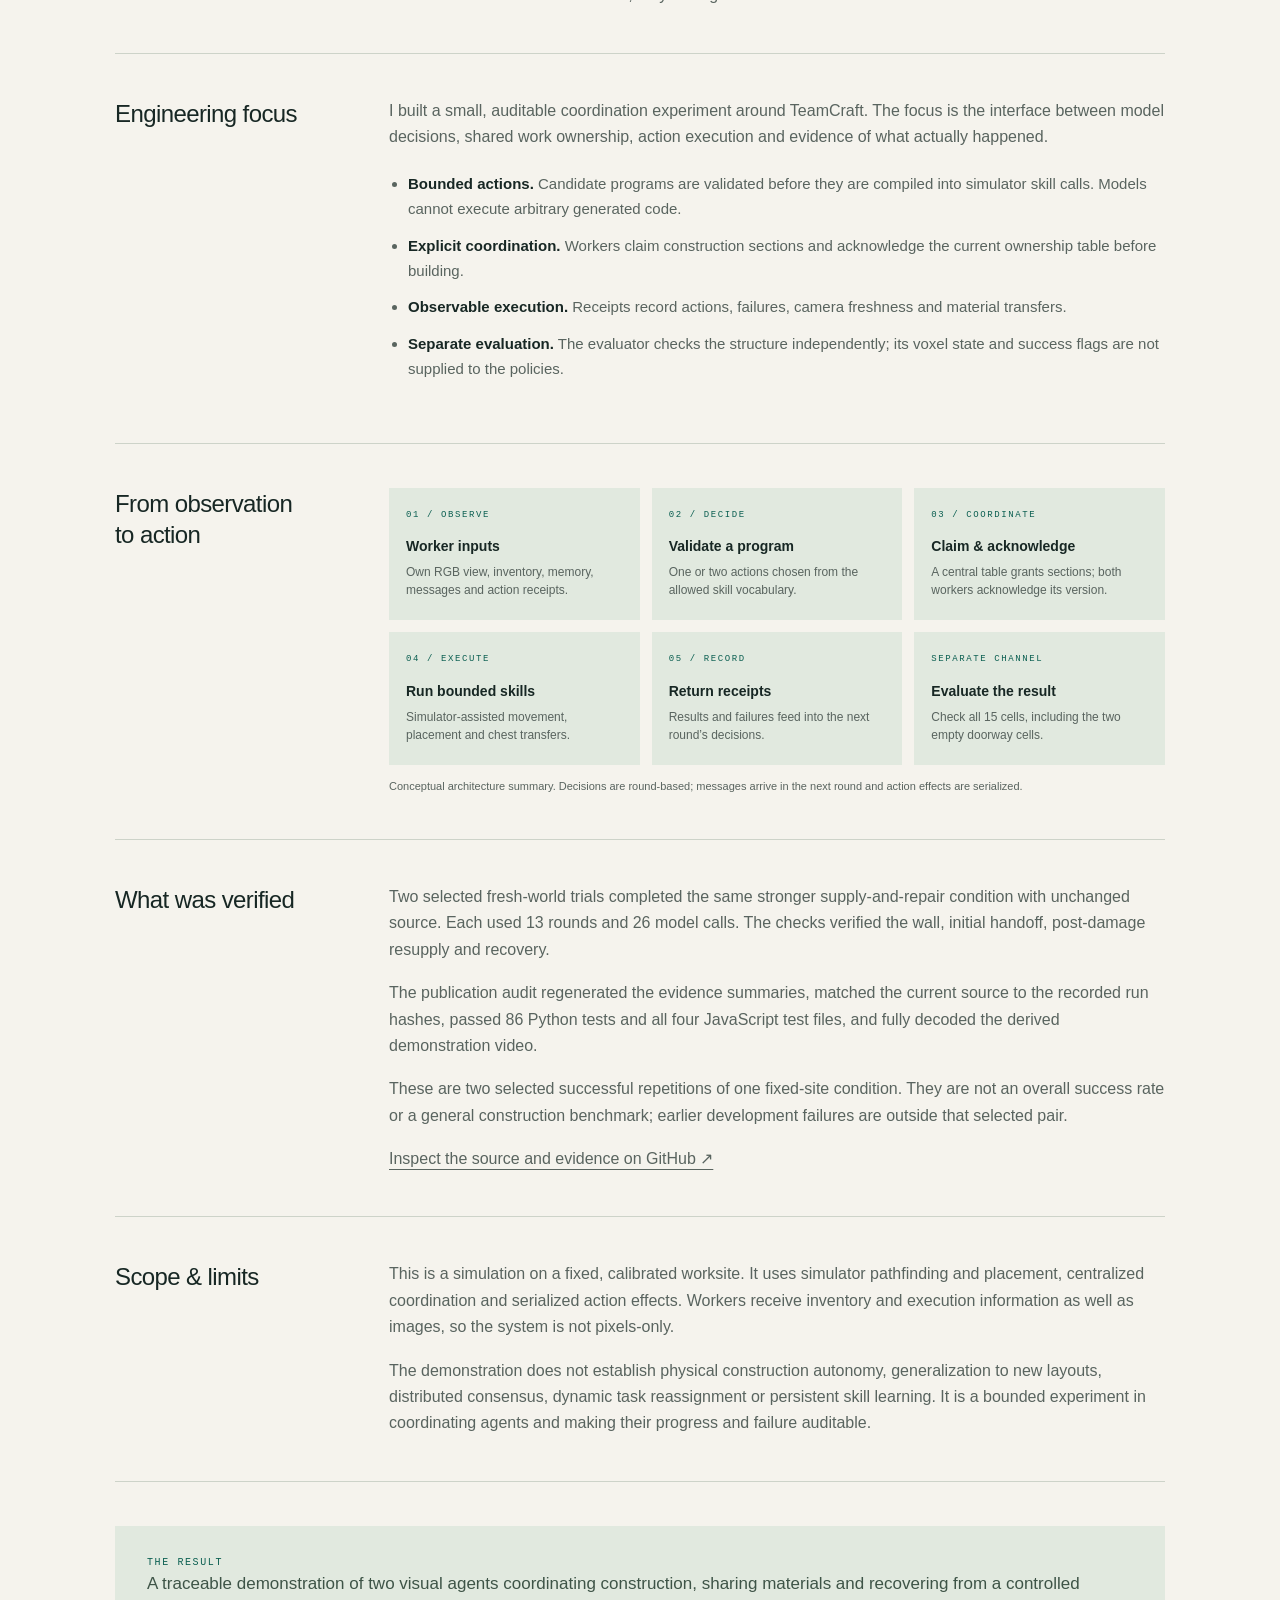
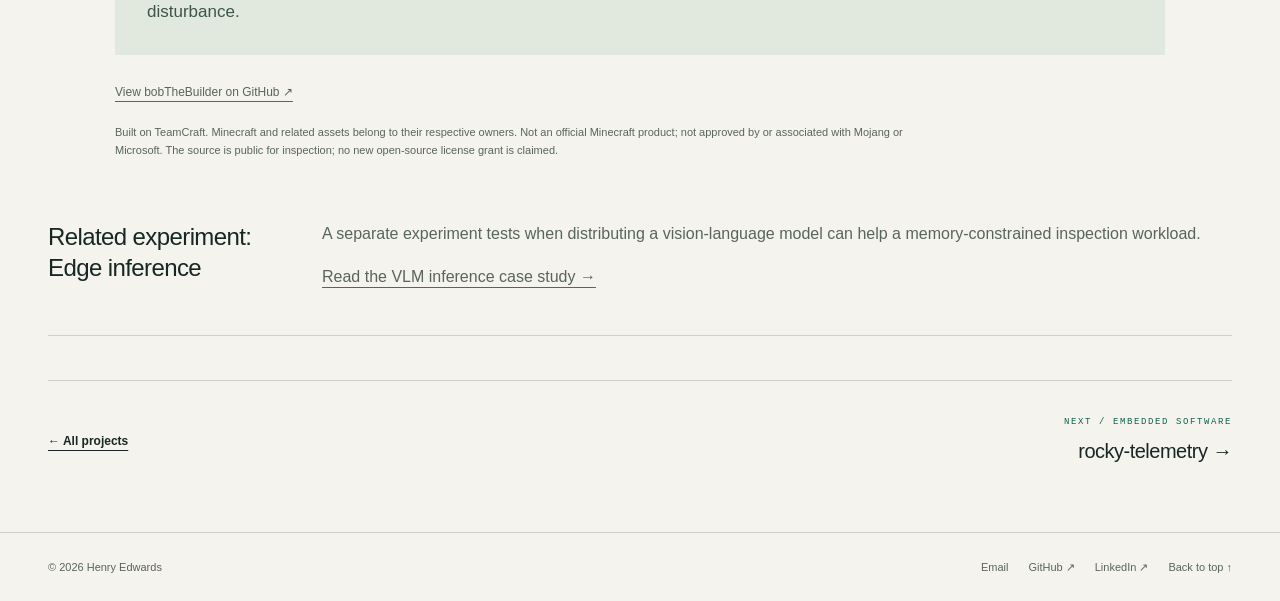
<file: projects/bob-the-builder.html>
<!doctype html><html lang="en"><head><meta charset="utf-8"><meta name="viewport" content="width=device-width,initial-scale=1"><meta name="description" content="A fixed-site visual-agent experiment: two workers coordinate construction, share materials and recover from damage in Minecraft, with auditable execution and separate evaluation."><meta name="theme-color" content="#f5f3ed"><title>bobTheBuilder — Visual agents that build together | Henry Edwards</title><link rel="icon" href="../assets/favicon.svg" type="image/svg+xml"><link rel="stylesheet" href="../assets/site.css"><script src="../assets/site.js" defer></script></head><body id="top"><a class="skip-link" href="#main">Skip to content</a><header class="site-header"><div class="wrap nav"><a class="brand" href="../index.html" aria-label="Henry Edwards home"><span class="brand-mark" aria-hidden="true">HE</span>Henry Edwards</a><button class="menu-toggle" type="button" aria-controls="site-navigation" aria-expanded="false">Menu</button><nav class="nav-links" id="site-navigation" aria-label="Main navigation"><a href="../index.html#work">Projects</a><a href="../index.html#notes">Writing</a><a href="../index.html#about">About</a><a href="../index.html#contact">Contact</a><a href="https://github.com/hwedwards">GitHub <span aria-hidden="true">↗</span></a></nav></div></header><main id="main"><div class="wrap"><section class="case-hero bob-case-hero"><div class="breadcrumbs"><a href="../index.html">Home</a><span aria-hidden="true">/</span><a href="../index.html#work">Selected projects</a></div><p class="eyebrow">Featured project / Visual-agent coordination</p><h1>bobTheBuilder</h1><p class="case-deck">Two agents turn a language instruction into a shared construction task, then coordinate supplies and recover from damage.</p><dl class="case-facts"><div><dt>Project</dt><dd>Independent simulation experiment</dd></div><div><dt>Environment</dt><dd>TeamCraft / Minecraft</dd></div><div><dt>Stack</dt><dd>Python · JavaScript · Docker · Image-capable model APIs</dd></div></dl></section>
<section class="demo bob-demo" aria-labelledby="demo-title"><div class="demo-heading"><h2 id="demo-title">Watch the construction & recovery trial.</h2><p class="eyebrow">Actual footage / 4× speed / Silent</p></div><video controls muted playsinline preload="none" poster="../assets/media/bob-construction-snapshots-poster.jpg" width="640" height="684" aria-label="Eight selected snapshots from a bobTheBuilder observer recording, without audio"><source src="../assets/media/bob-construction-snapshots.mp4" type="video/mp4"><p><a href="../assets/media/bob-construction-snapshots.mp4">Open the snapshot montage.</a></p></video><p class="demo-caption">17-second montage of selected snapshots at 0, 10, 14, 21, 28, 31, 41 and 57 seconds of the original 4x video. Each still is held for 2 seconds; the finished doorway is held for 3 seconds. These are selected moments, not continuous footage. The full source frame and other evidence labels are preserved; only the speed label has been removed from this montage. This observer camera is separate from the agents' own camera inputs. <a href="../assets/media/bob-construction-demo-4x.mp4">Watch the original complete 57.54-second, 4x recording</a>.</p></section>
<div class="case-body bob-case-body"><section class="case-section"><h2>The task</h2><div><p>The agents are instructed to build a five-block-wide, three-block-high oak wall with a central doorway. Each worker receives its own camera view, inventory, memory and messages, then chooses a short program from a bounded skill vocabulary.</p><p>The trial tests more than initial block placement. Workers share supplies through a chest. After a controlled intervention removes three blocks, they arrange another material handoff and restore the wall.</p></div></section>
<section class="case-section"><h2>Engineering focus</h2><div><p>I built a small, auditable coordination experiment around TeamCraft. The focus is the interface between model decisions, shared work ownership, action execution and evidence of what actually happened.</p><ul class="technical-list"><li><strong>Bounded actions.</strong> Candidate programs are validated before they are compiled into simulator skill calls. Models cannot execute arbitrary generated code.</li><li><strong>Explicit coordination.</strong> Workers claim construction sections and acknowledge the current ownership table before building.</li><li><strong>Observable execution.</strong> Receipts record actions, failures, camera freshness and material transfers.</li><li><strong>Separate evaluation.</strong> The evaluator checks the structure independently; its voxel state and success flags are not supplied to the policies.</li></ul></div></section>
<section class="case-section"><h2>From observation<br>to action</h2><div><div class="system-flow bob-flow"><div class="flow-step"><span class="eyebrow">01 / Observe</span><h3>Worker inputs</h3><p>Own RGB view, inventory, memory, messages and action receipts.</p></div><div class="flow-step"><span class="eyebrow">02 / Decide</span><h3>Validate a program</h3><p>One or two actions chosen from the allowed skill vocabulary.</p></div><div class="flow-step"><span class="eyebrow">03 / Coordinate</span><h3>Claim & acknowledge</h3><p>A central table grants sections; both workers acknowledge its version.</p></div><div class="flow-step"><span class="eyebrow">04 / Execute</span><h3>Run bounded skills</h3><p>Simulator-assisted movement, placement and chest transfers.</p></div><div class="flow-step"><span class="eyebrow">05 / Record</span><h3>Return receipts</h3><p>Results and failures feed into the next round’s decisions.</p></div><div class="flow-step"><span class="eyebrow">Separate channel</span><h3>Evaluate the result</h3><p>Check all 15 cells, including the two empty doorway cells.</p></div></div><p class="system-note">Conceptual architecture summary. Decisions are round-based; messages arrive in the next round and action effects are serialized.</p></div></section>
<section class="case-section"><h2>What was verified</h2><div><p>Two selected fresh-world trials completed the same stronger supply-and-repair condition with unchanged source. Each used 13 rounds and 26 model calls. The checks verified the wall, initial handoff, post-damage resupply and recovery.</p><p>The publication audit regenerated the evidence summaries, matched the current source to the recorded run hashes, passed 86 Python tests and all four JavaScript test files, and fully decoded the derived demonstration video.</p><p>These are two selected successful repetitions of one fixed-site condition. They are not an overall success rate or a general construction benchmark; earlier development failures are outside that selected pair.</p><p><a href="https://github.com/hwedwards/bobTheBuilder">Inspect the source and evidence on GitHub ↗</a></p></div></section>
<section class="case-section"><h2>Scope & limits</h2><div><p>This is a simulation on a fixed, calibrated worksite. It uses simulator pathfinding and placement, centralized coordination and serialized action effects. Workers receive inventory and execution information as well as images, so the system is not pixels-only.</p><p>The demonstration does not establish physical construction autonomy, generalization to new layouts, distributed consensus, dynamic task reassignment or persistent skill learning. It is a bounded experiment in coordinating agents and making their progress and failure auditable.</p></div></section>
<section class="case-outcome"><p class="eyebrow">The result</p><p>A traceable demonstration of two visual agents coordinating construction, sharing materials and recovering from a controlled disturbance.</p></section>
<div class="sources"><div class="source-links"><a href="https://github.com/hwedwards/bobTheBuilder">View bobTheBuilder on GitHub ↗</a></div><p class="third-party-note">Built on TeamCraft. Minecraft and related assets belong to their respective owners. Not an official Minecraft product; not approved by or associated with Mojang or Microsoft. The source is public for inspection; no new open-source license grant is claimed.</p></div></div>
<section class="case-section"><h2>Related experiment: Edge inference</h2><div><p>A separate experiment tests when distributing a vision-language model can help a memory-constrained inspection workload.</p><p><a href="edge-vlm-pipeline.html">Read the VLM inference case study →</a></p></div></section>
<nav class="project-nav" aria-label="Project navigation"><a class="text-link" href="../index.html#work">← All projects</a><a class="next-project" href="modular-pico-data-logger.html"><span class="eyebrow">Next / Embedded software</span><strong>rocky-telemetry →</strong></a></nav></div></main><footer class="site-footer"><div class="wrap footer-inner"><span>© 2026 Henry Edwards</span><div><a href="mailto:henryedwards543@gmail.com">Email</a><a href="https://github.com/hwedwards">GitHub ↗</a><a href="https://www.linkedin.com/in/henry-edwards-7941b7172/">LinkedIn ↗</a><a href="#top">Back to top ↑</a></div></div></footer></body></html>
</file>
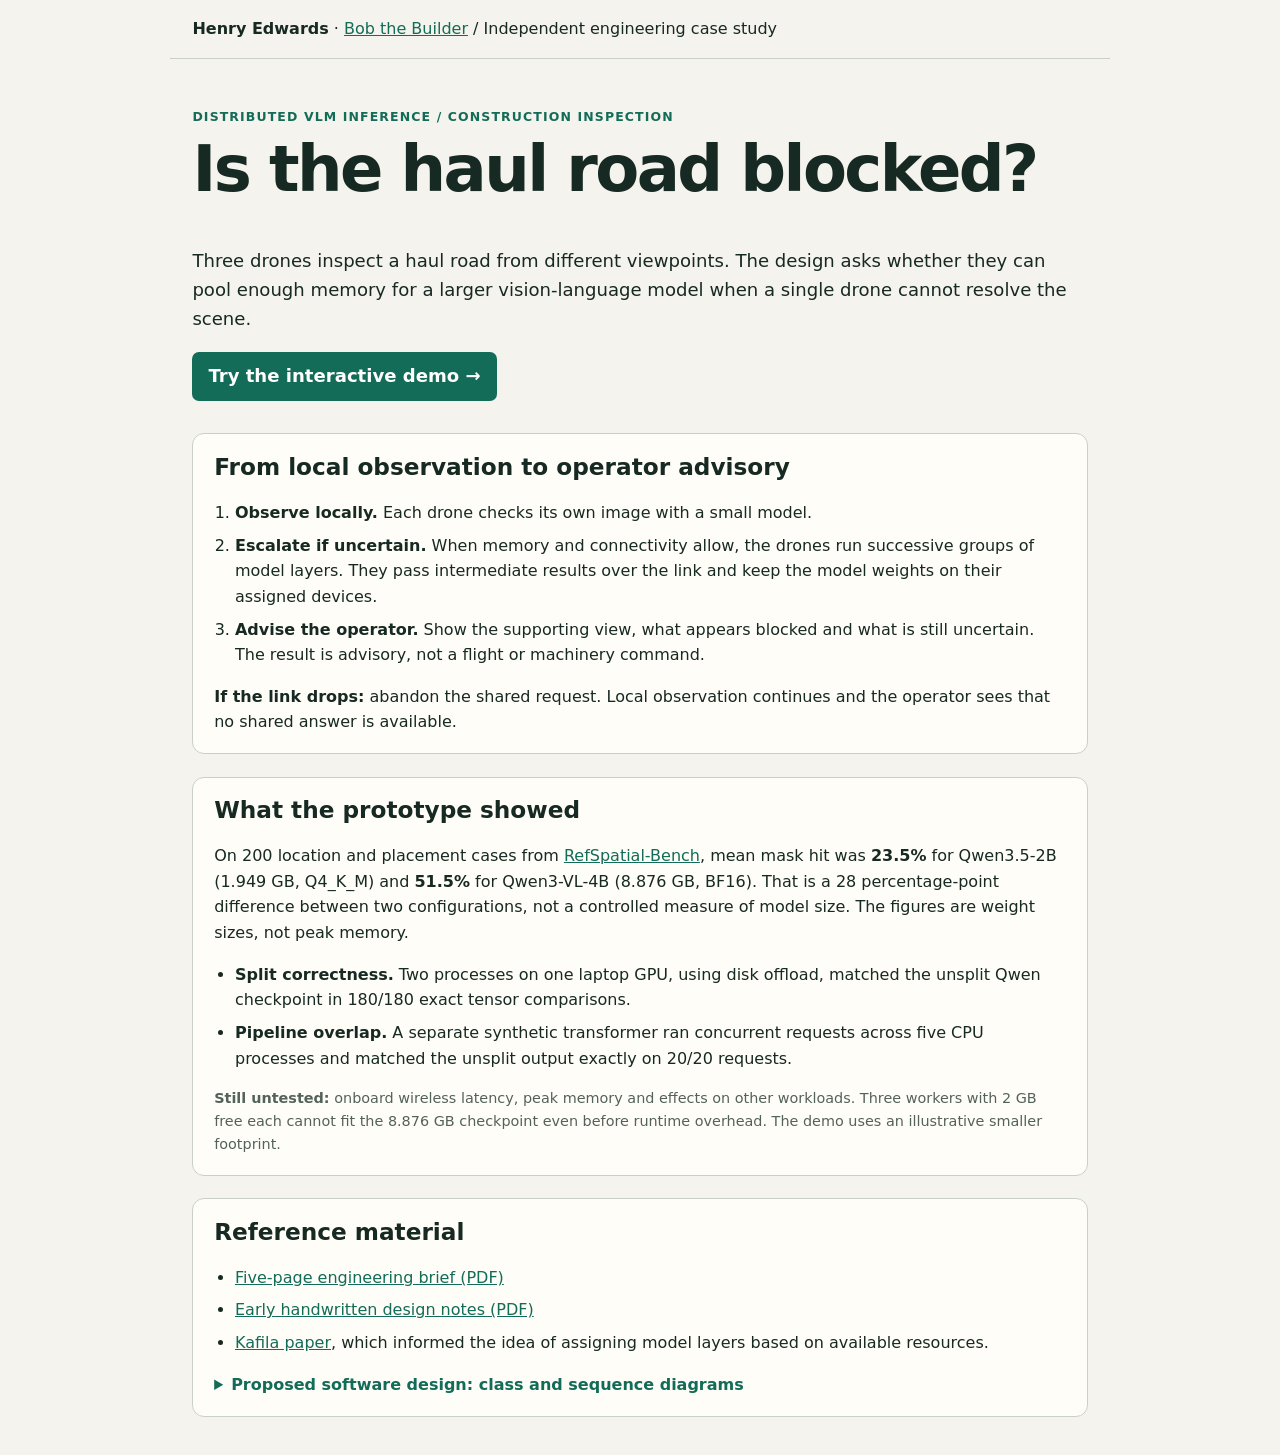
<file: projects/edge-vlm-pipeline.html>
<!doctype html>
<html lang="en">
<head>
<meta charset="utf-8">
<meta name="viewport" content="width=device-width,initial-scale=1">
<meta name="description" content="Independent systems experiment on fitting a larger vision-language model across memory-constrained workers.">
<title>Vision-language inference under a memory budget | Henry Edwards</title>
<style>
:root{color-scheme:light;--bg:#f5f3ed;--paper:#fffdf7;--ink:#172923;--muted:#53625a;--line:#c8d1c6;--accent:#126c57;--light:#dcefe6}
*{box-sizing:border-box}body{margin:0;background:var(--bg);color:var(--ink);font:16px/1.6 system-ui,sans-serif}
main,header{max-width:940px;margin:auto;padding:1rem 1.4rem}header a,a{color:var(--accent)}header{border-bottom:1px solid var(--line)}
h1,h2,p{margin-top:0}h1{font-size:clamp(2.3rem,6vw,4rem);line-height:1.06;max-width:19ch;letter-spacing:-.04em}h2{font-size:1.45rem;line-height:1.2}
.eyebrow,.label{font-size:.78rem;font-weight:700;text-transform:uppercase;letter-spacing:.09em;color:var(--accent)}
.intro{margin:2rem 0;font-size:1.13rem}.intro .eyebrow{margin-bottom:.6rem}.intro p:last-child{max-width:65ch}
section{margin:1.4rem 0;padding:1.15rem 1.3rem;background:var(--paper);border:1px solid var(--line);border-radius:12px}
section p:last-child{margin-bottom:0}.demo{display:inline-block;background:var(--accent);color:#fff;padding:.65rem 1rem;text-decoration:none;border-radius:7px;font-weight:700}.demo:focus-visible{outline:2px solid var(--ink);outline-offset:3px}summary{cursor:pointer;color:var(--accent);font-weight:700}details ul{margin-bottom:0}.chart{display:grid;gap:1rem;margin-bottom:1.2rem}.track{position:relative;background:#e2e8df;height:15px;border-radius:10px;overflow:hidden}.fill{background:var(--accent);height:100%;display:block}.fill.small{background:#667f75}.row b{display:block}.scale{display:flex;justify-content:space-between;font-size:.8rem;color:var(--muted)}
.diagram{display:grid;grid-template-columns:1fr auto 1fr auto 1fr;gap:.5rem;align-items:center;margin:1rem 0}.node{background:var(--light);border-radius:9px;padding:.75rem;min-height:110px}.node b{display:block}.hop{font-size:.72rem;text-align:center;font-weight:700;color:var(--muted)}.arrow{font-size:1.1rem;display:block}
figure{margin:1.2rem 0 0}figure img{display:block;width:100%;height:auto;border:1px solid var(--line);border-radius:9px}figcaption{font-size:.9rem;color:var(--muted);margin-top:.35rem}.note{font-size:.9rem;color:var(--muted)}li+li{margin-top:.45rem}ul,ol{padding-left:1.3rem}
@media(max-width:620px){.diagram{grid-template-columns:1fr}.node{min-height:0}.arrow{transform:rotate(90deg)}section{padding:.9rem}.intro{margin:1.5rem 0}}
</style>
</head>
<body>
<header><strong>Henry Edwards</strong> · <a href="bob-the-builder.html">Bob the Builder</a> / Independent engineering case study</header>
<main>
<div class="intro">
<p class="eyebrow">Distributed VLM Inference / Construction inspection</p>
<h1>Is the haul road blocked?</h1>
<p>Three drones inspect a haul road from different viewpoints. The design asks whether they can pool enough memory for a larger vision-language model when a single drone cannot resolve the scene.</p>
<p><a class="demo" href="three-drone-pipeline.html">Try the interactive demo →</a></p>
</div>
<section aria-labelledby="concept">
<h2 id="concept">From local observation to operator advisory</h2>
<ol>
<li><strong>Observe locally.</strong> Each drone checks its own image with a small model.</li>
<li><strong>Escalate if uncertain.</strong> When memory and connectivity allow, the drones run successive groups of model layers. They pass intermediate results over the link and keep the model weights on their assigned devices.</li>
<li><strong>Advise the operator.</strong> Show the supporting view, what appears blocked and what is still uncertain. The result is advisory, not a flight or machinery command.</li>
</ol>
<p><strong>If the link drops:</strong> abandon the shared request. Local observation continues and the operator sees that no shared answer is available.</p>
</section>
<section aria-labelledby="quality">
<h2 id="quality">What the prototype showed</h2>
<p>On 200 location and placement cases from <a href="https://huggingface.co/datasets/BAAI/RefSpatial-Bench">RefSpatial-Bench</a>, mean mask hit was <strong>23.5%</strong> for Qwen3.5-2B (1.949 GB, Q4_K_M) and <strong>51.5%</strong> for Qwen3-VL-4B (8.876 GB, BF16). That is a 28 percentage-point difference between two configurations, not a controlled measure of model size. The figures are weight sizes, not peak memory.</p>
<ul>
<li><strong>Split correctness.</strong> Two processes on one laptop GPU, using disk offload, matched the unsplit Qwen checkpoint in 180/180 exact tensor comparisons.</li>
<li><strong>Pipeline overlap.</strong> A separate synthetic transformer ran concurrent requests across five CPU processes and matched the unsplit output exactly on 20/20 requests.</li>
</ul>
<p class="note"><strong>Still untested:</strong> onboard wireless latency, peak memory and effects on other workloads. Three workers with 2 GB free each cannot fit the 8.876 GB checkpoint even before runtime overhead. The demo uses an illustrative smaller footprint.</p>
</section>
<section aria-labelledby="references">
<h2 id="references">Reference material</h2>
<ul>
<li><a href="../assets/docs/edge-vlm-visual-brief.pdf">Five-page engineering brief (PDF)</a></li>
<li><a href="../assets/docs/pipeline-parallel-inference-notes.pdf">Early handwritten design notes (PDF)</a></li>
<li><a href="https://arxiv.org/abs/2609.34045">Kafila paper</a>, which informed the idea of assigning model layers based on available resources.</li>
</ul>
<details id="software-design">
<summary>Proposed software design: class and sequence diagrams</summary>
<ul>
<li><a href="../assets/images/edge-vlm-software-block-diagram.png">UML class diagram</a> (responsibilities and interfaces)</li>
<li><a href="../assets/images/edge-vlm-uml-sequence.png">UML sequence diagram</a> (request flow and failure handling)</li>
</ul>
</details>
</section>
</main>
</body>
</html>
</file>
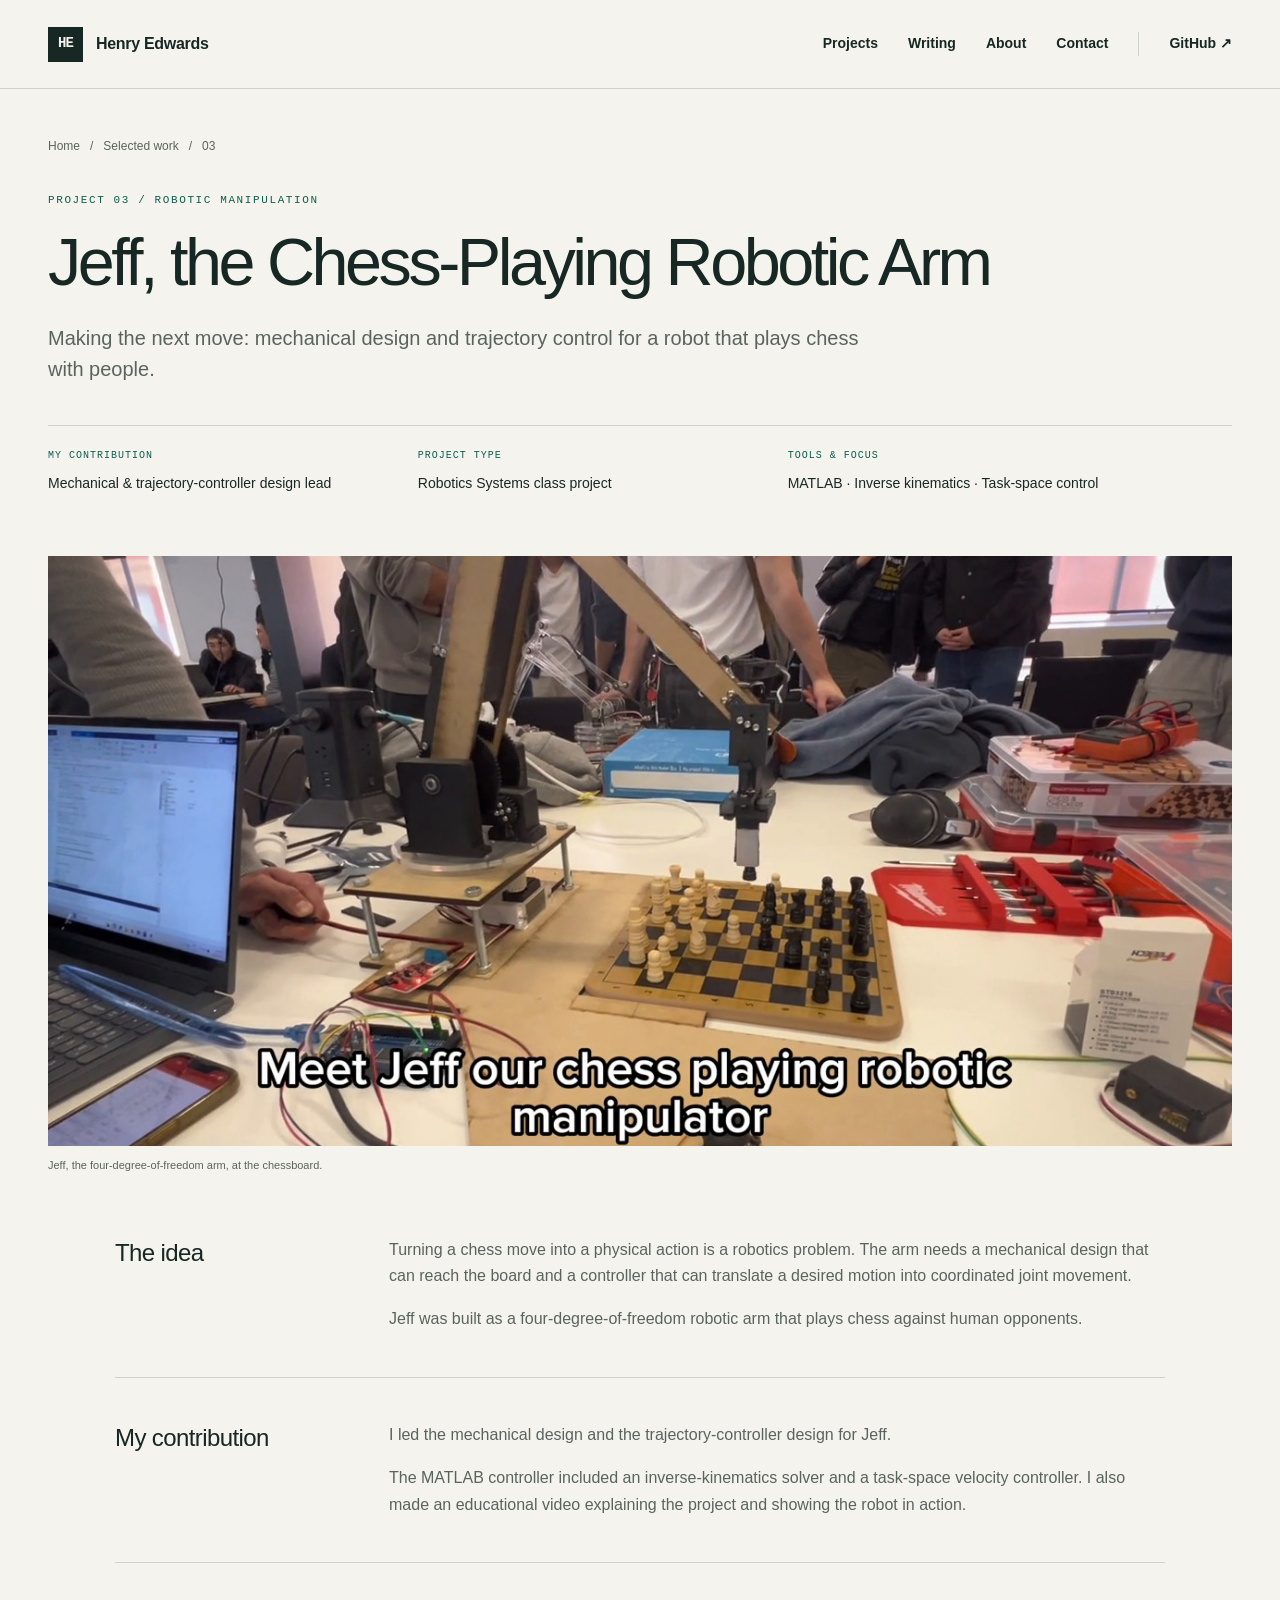
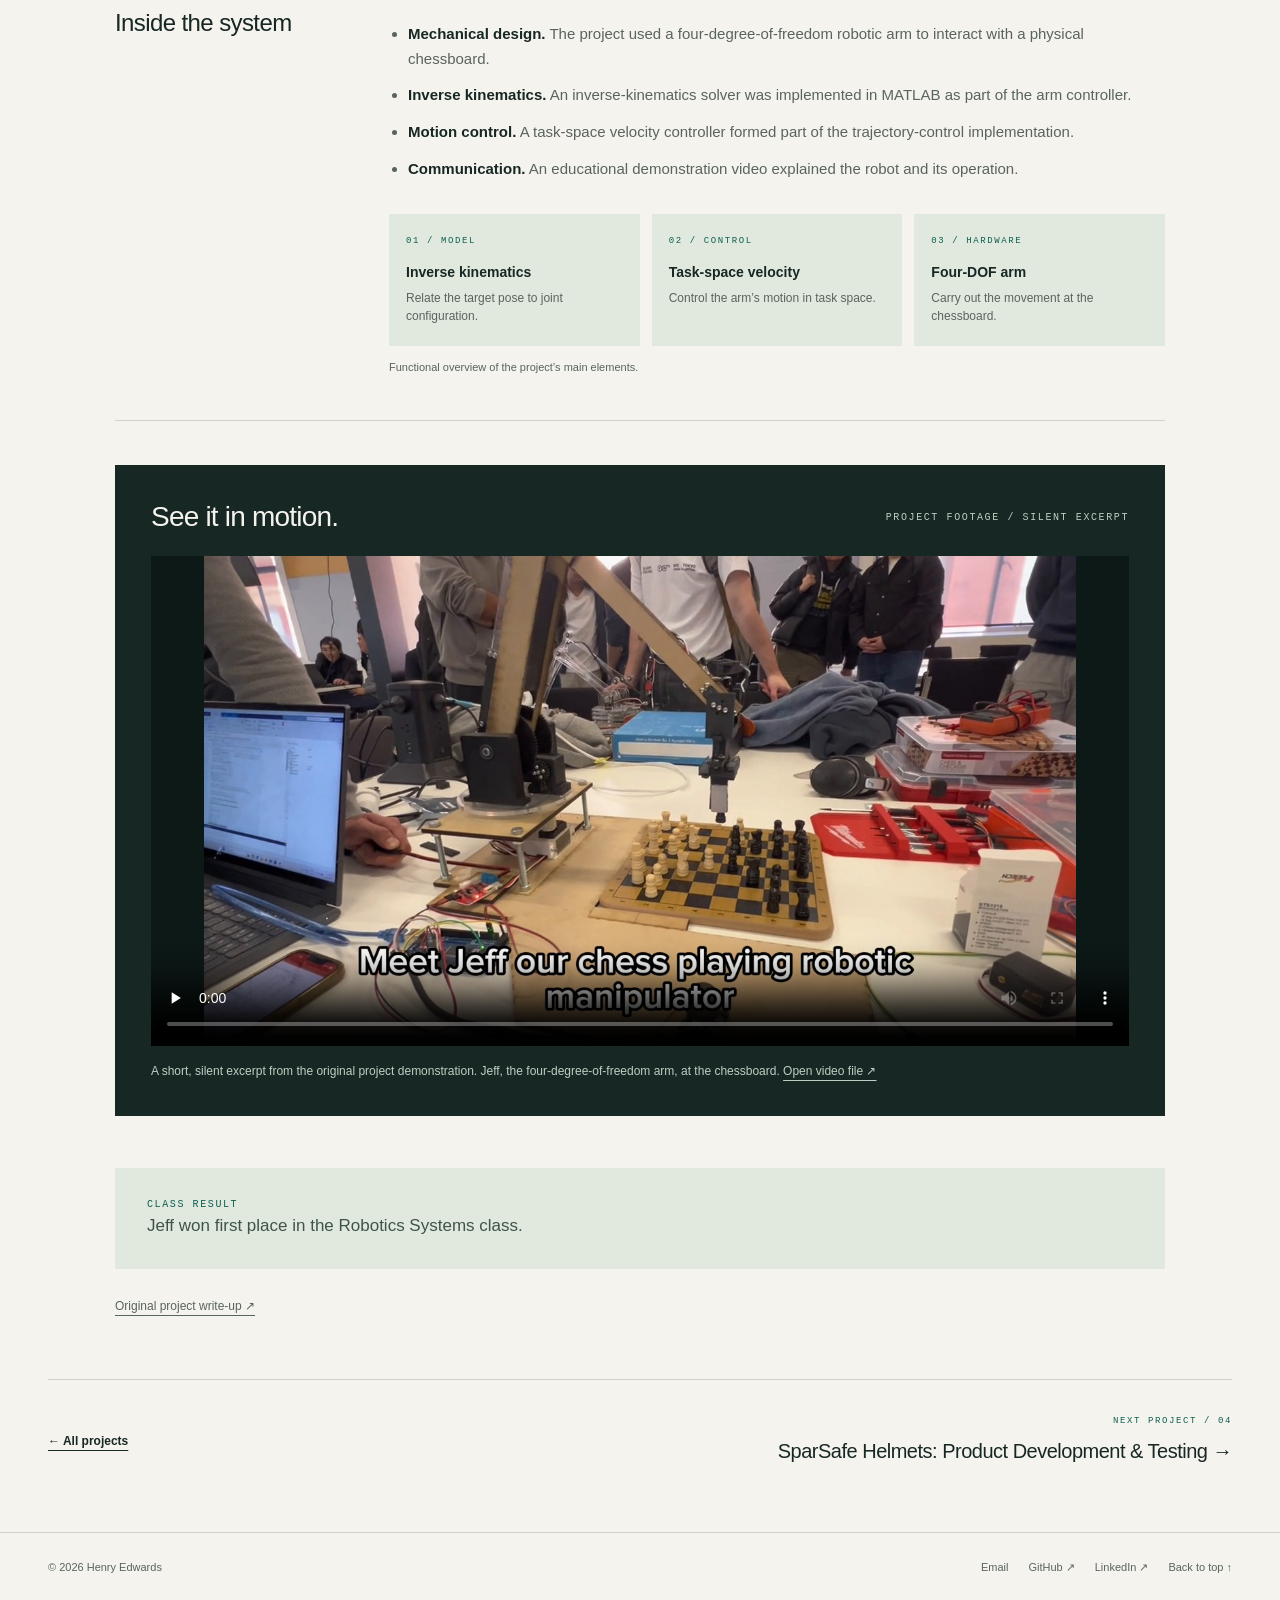
<file: projects/jeff-chess-robot.html>
<!doctype html>
<html lang="en"><head><meta charset="utf-8"><meta name="viewport" content="width=device-width,initial-scale=1"><meta name="description" content="Making the next move: mechanical design and trajectory control for a robot that plays chess with people."><meta name="theme-color" content="#f5f3ed"><title>Jeff, the Chess-Playing Robotic Arm | Henry Edwards</title><link rel="icon" href="../assets/favicon.svg" type="image/svg+xml"><link rel="stylesheet" href="../assets/site.css"><script src="../assets/site.js" defer></script></head><body id="top"><a class="skip-link" href="#main">Skip to content</a><header class="site-header"><div class="wrap nav"><a class="brand" href="../index.html" aria-label="Henry Edwards home"><span class="brand-mark" aria-hidden="true">HE</span>Henry Edwards</a><button class="menu-toggle" type="button" aria-controls="site-navigation" aria-expanded="false">Menu</button><nav class="nav-links" id="site-navigation" aria-label="Main navigation"><a href="../index.html#work">Projects</a><a href="../index.html#notes">Writing</a><a href="../index.html#about">About</a><a href="../index.html#contact">Contact</a><a href="https://github.com/hwedwards">GitHub <span aria-hidden="true">↗</span></a></nav></div></header><main id="main"><div class="wrap"><section class="case-hero"><div class="breadcrumbs"><a href="../index.html">Home</a><span aria-hidden="true">/</span><a href="../index.html#work">Selected work</a><span aria-hidden="true">/</span><span>03</span></div><p class="eyebrow">Project 03 / Robotic manipulation</p><h1>Jeff, the Chess-Playing Robotic Arm</h1><p class="case-deck">Making the next move: mechanical design and trajectory control for a robot that plays chess with people.</p><dl class="case-facts"><div><dt>My contribution</dt><dd>Mechanical & trajectory-controller design lead</dd></div><div><dt>Project type</dt><dd>Robotics Systems class project</dd></div><div><dt>Tools & focus</dt><dd>MATLAB · Inverse kinematics · Task-space control</dd></div></dl></section><figure style="margin:0"><img class="case-cover" src="../assets/media/jeff-poster.jpg" alt="Jeff robotic arm positioned over a chessboard with chess pieces" width="1200" height="675" fetchpriority="high"><figcaption class="cover-caption">Jeff, the four-degree-of-freedom arm, at the chessboard.</figcaption></figure><div class="case-body"><section class="case-section"><h2>The idea</h2><div><p>Turning a chess move into a physical action is a robotics problem. The arm needs a mechanical design that can reach the board and a controller that can translate a desired motion into coordinated joint movement.</p><p>Jeff was built as a four-degree-of-freedom robotic arm that plays chess against human opponents.</p></div></section><section class="case-section"><h2>My contribution</h2><div><p>I led the mechanical design and the trajectory-controller design for Jeff.</p><p>The MATLAB controller included an inverse-kinematics solver and a task-space velocity controller. I also made an educational video explaining the project and showing the robot in action.</p></div></section><section class="case-section"><h2>Inside the system</h2><div><ul class="technical-list"><li><strong>Mechanical design.</strong> The project used a four-degree-of-freedom robotic arm to interact with a physical chessboard.</li><li><strong>Inverse kinematics.</strong> An inverse-kinematics solver was implemented in MATLAB as part of the arm controller.</li><li><strong>Motion control.</strong> A task-space velocity controller formed part of the trajectory-control implementation.</li><li><strong>Communication.</strong> An educational demonstration video explained the robot and its operation.</li></ul><div class="system-flow"><div class="flow-step"><span class="eyebrow">01 / MODEL</span><h3>Inverse kinematics</h3><p>Relate the target pose to joint configuration.</p></div><div class="flow-step"><span class="eyebrow">02 / CONTROL</span><h3>Task-space velocity</h3><p>Control the arm’s motion in task space.</p></div><div class="flow-step"><span class="eyebrow">03 / HARDWARE</span><h3>Four-DOF arm</h3><p>Carry out the movement at the chessboard.</p></div></div><p class="system-note">Functional overview of the project’s main elements.</p></div></section><section class="demo" aria-labelledby="demo-title"><div class="demo-heading"><h2 id="demo-title">See it in motion.</h2><p class="eyebrow">Project footage / silent excerpt</p></div><video controls playsinline preload="none" poster="../assets/media/jeff-poster.jpg" aria-label="Silent demonstration excerpt of Jeff, the Chess-Playing Robotic Arm"><source src="../assets/media/jeff-demo.mp4" type="video/mp4"><p>Your browser does not support this video. <a href="../assets/media/jeff-demo.mp4">Download the silent demonstration excerpt.</a></p></video><p class="demo-caption">A short, silent excerpt from the original project demonstration. Jeff, the four-degree-of-freedom arm, at the chessboard. <a href="../assets/media/jeff-demo.mp4">Open video file ↗</a></p></section><section class="case-outcome"><p class="eyebrow">Class result</p><p>Jeff won first place in the Robotics Systems class.</p></section><div class="sources"><div class="source-links"><a href="https://henryedwards623.wixsite.com/henryedwards/projects">Original project write-up ↗</a></div></div></div><nav class="project-nav" aria-label="Project navigation"><a class="text-link" href="../index.html#work">← All projects</a><a class="next-project" href="rocky-test-rig.html"><span class="eyebrow">Next project / 04</span><strong>SparSafe Helmets: Product Development & Testing →</strong></a></nav></div></main><footer class="site-footer"><div class="wrap footer-inner"><span>© 2026 Henry Edwards</span><div><a href="mailto:henryedwards543@gmail.com">Email</a><a href="https://github.com/hwedwards">GitHub ↗</a><a href="https://www.linkedin.com/in/henry-edwards-7941b7172/">LinkedIn ↗</a><a href="#top">Back to top ↑</a></div></div></footer></body></html>
</file>
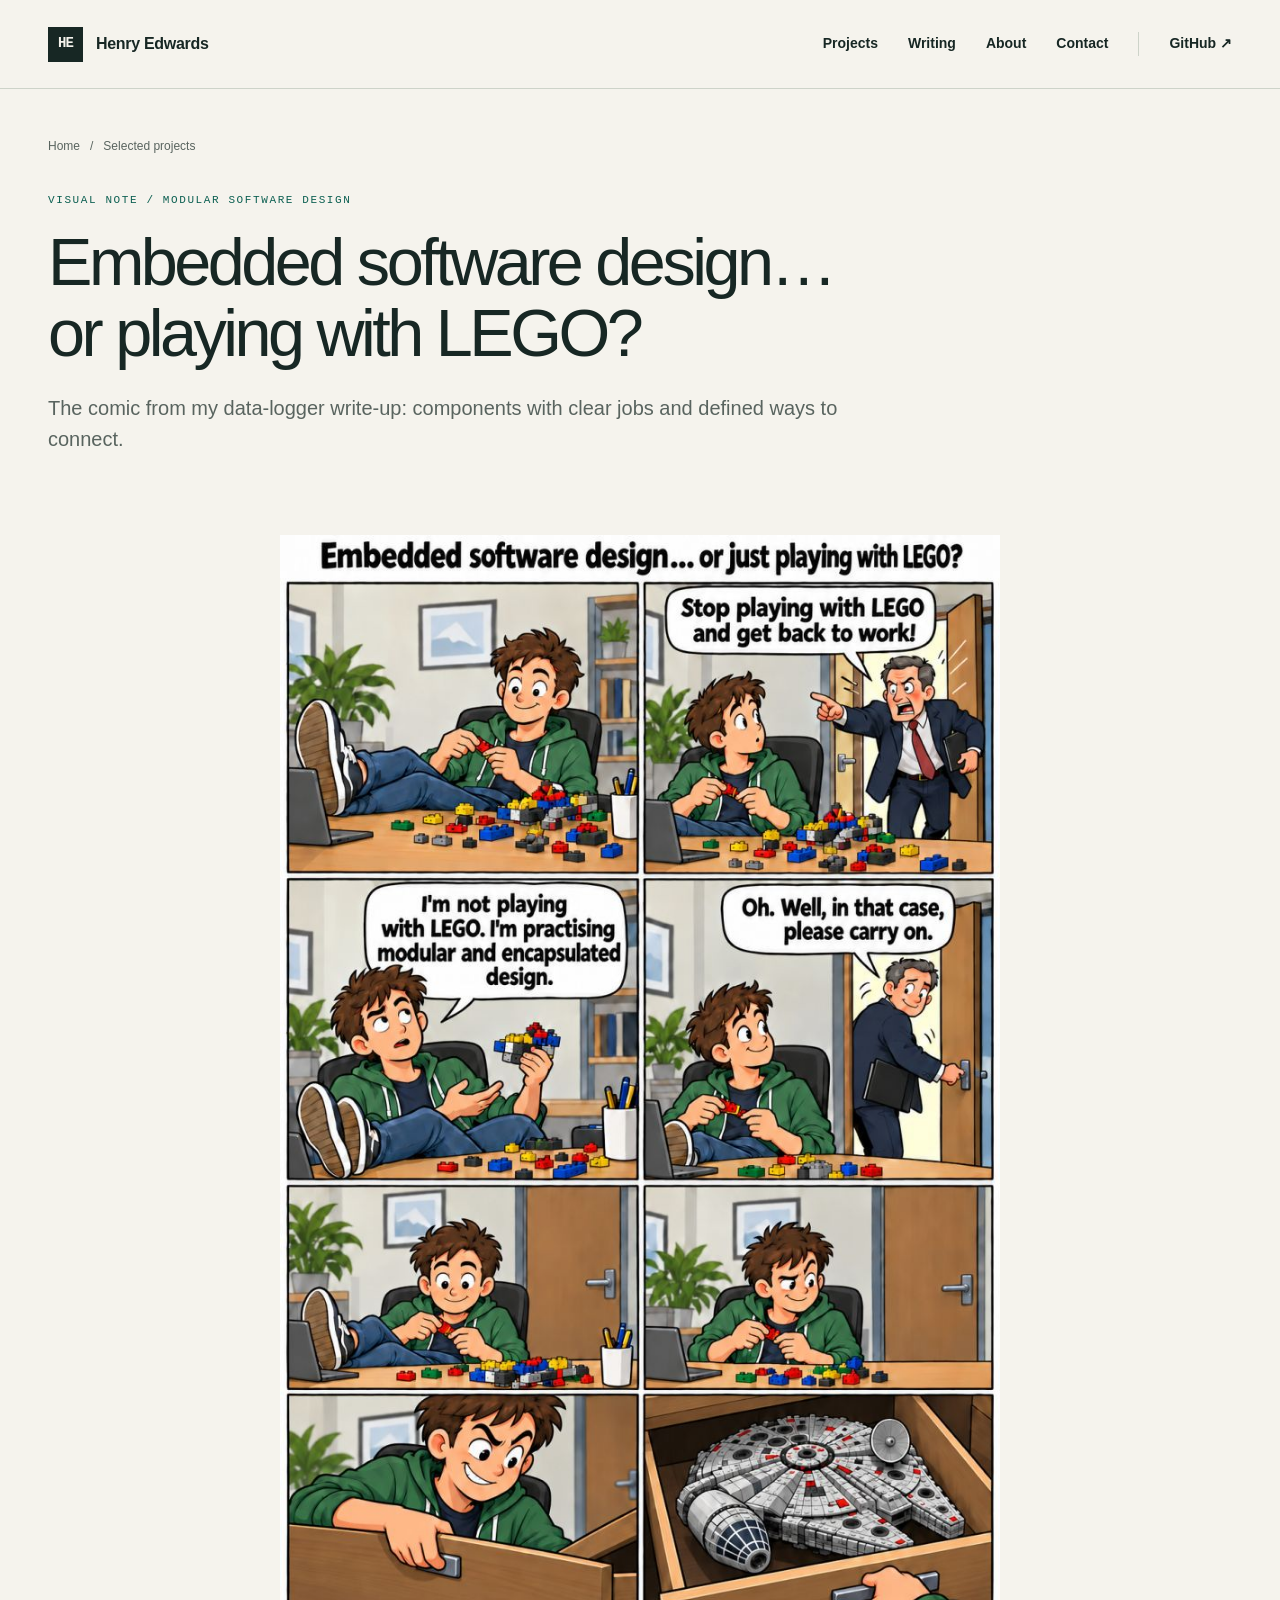
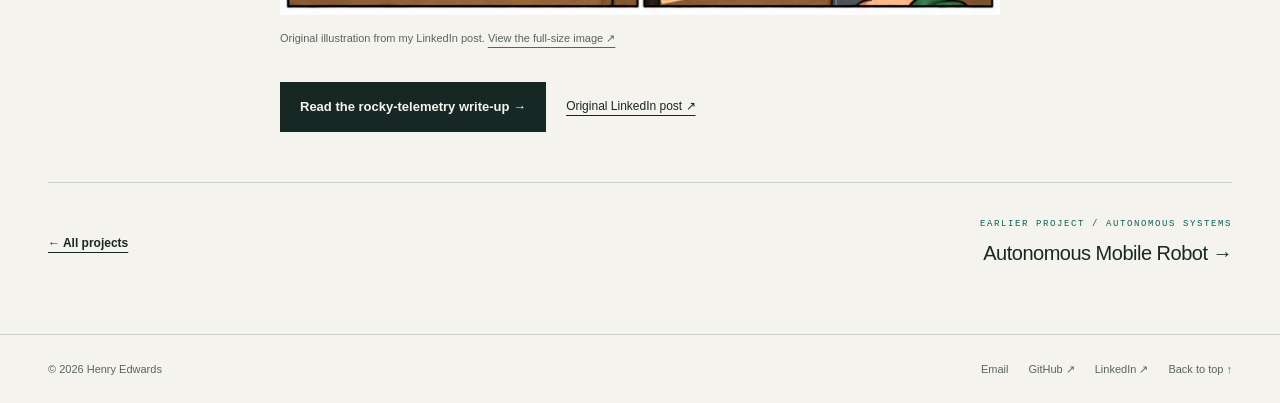
<file: projects/lego-software-design-comic.html>
<!doctype html><html lang="en"><head><meta charset="utf-8"><meta name="viewport" content="width=device-width,initial-scale=1"><meta name="description" content="Henry’s original comic connecting LEGO building with modular and encapsulated software design."><meta name="theme-color" content="#f5f3ed"><title>The LEGO software-design comic | Henry Edwards</title><link rel="icon" href="../assets/favicon.svg" type="image/svg+xml"><link rel="stylesheet" href="../assets/site.css"><script src="../assets/site.js" defer></script></head><body id="top"><a class="skip-link" href="#main">Skip to content</a><header class="site-header"><div class="wrap nav"><a class="brand" href="../index.html" aria-label="Henry Edwards home"><span class="brand-mark" aria-hidden="true">HE</span>Henry Edwards</a><button class="menu-toggle" type="button" aria-controls="site-navigation" aria-expanded="false">Menu</button><nav class="nav-links" id="site-navigation" aria-label="Main navigation"><a href="../index.html#work">Projects</a><a href="../index.html#notes">Writing</a><a href="../index.html#about">About</a><a href="../index.html#contact">Contact</a><a href="https://github.com/hwedwards">GitHub <span aria-hidden="true">↗</span></a></nav></div></header><main id="main"><div class="wrap"><section class="case-hero note-hero"><div class="breadcrumbs"><a href="../index.html">Home</a><span aria-hidden="true">/</span><a href="../index.html#work">Selected projects</a></div><p class="eyebrow">Visual note / Modular software design</p><h1>Embedded software design…<br>or playing with LEGO?</h1><p class="case-deck">The comic from my data-logger write-up: components with clear jobs and defined ways to connect.</p></section><figure class="comic-page-image"><img src="../assets/media/pico-logger-lego.jpg" width="800" height="1200" alt="Complete comic: an engineer explains that building LEGO is practising modular and encapsulated design, before revealing a large spacecraft model"><figcaption>Original illustration from my LinkedIn post. <a href="../assets/media/pico-logger-lego.jpg">View the full-size image ↗</a></figcaption></figure><div class="comic-links"><a class="button primary" href="modular-pico-data-logger.html">Read the rocky-telemetry write-up →</a><a href="https://www.linkedin.com/feed/update/urn:li:activity:7512405626376011776/">Original LinkedIn post ↗</a></div><nav class="project-nav" aria-label="Project navigation"><a class="text-link" href="../index.html#work">← All projects</a><a class="next-project" href="autonomous-mobile-robot.html"><span class="eyebrow">Earlier project / Autonomous systems</span><strong>Autonomous Mobile Robot →</strong></a></nav></div></main><footer class="site-footer"><div class="wrap footer-inner"><span>© 2026 Henry Edwards</span><div><a href="mailto:henryedwards543@gmail.com">Email</a><a href="https://github.com/hwedwards">GitHub ↗</a><a href="https://www.linkedin.com/in/henry-edwards-7941b7172/">LinkedIn ↗</a><a href="#top">Back to top ↑</a></div></div></footer></body></html>
</file>
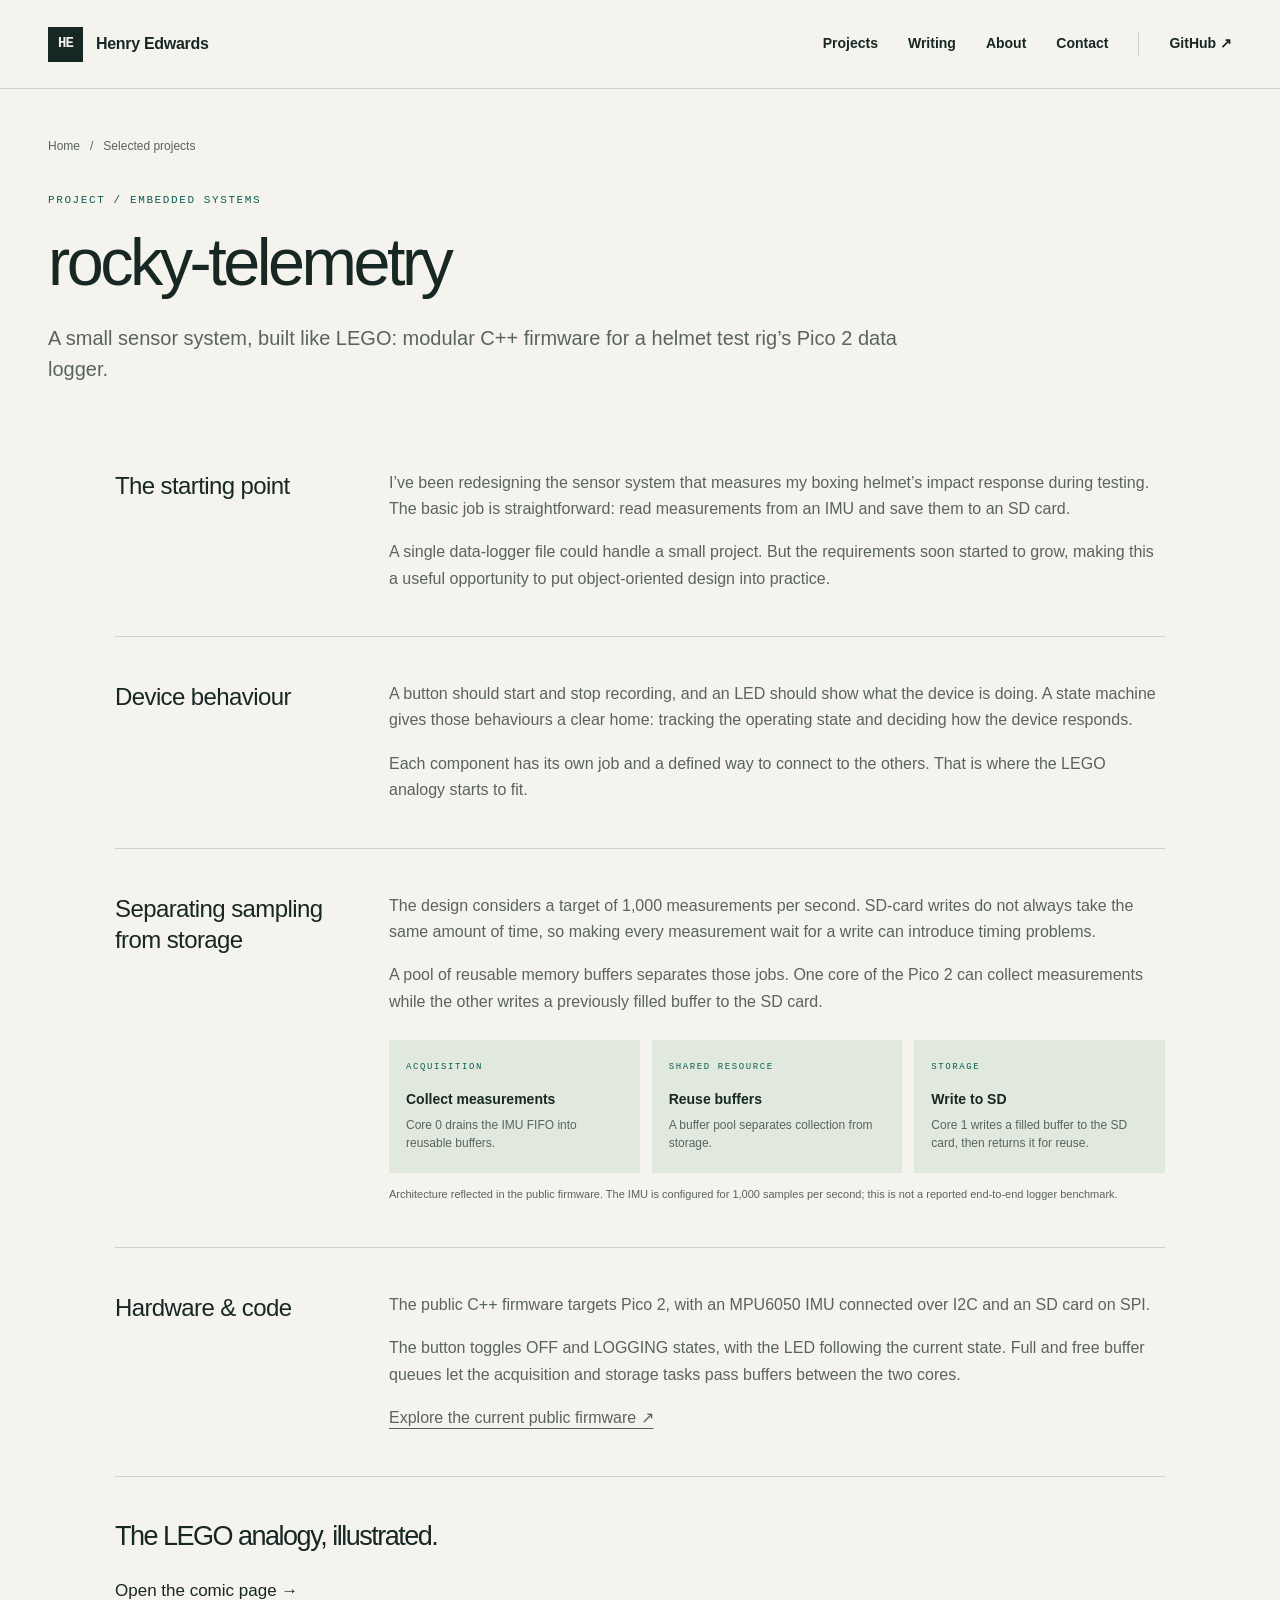
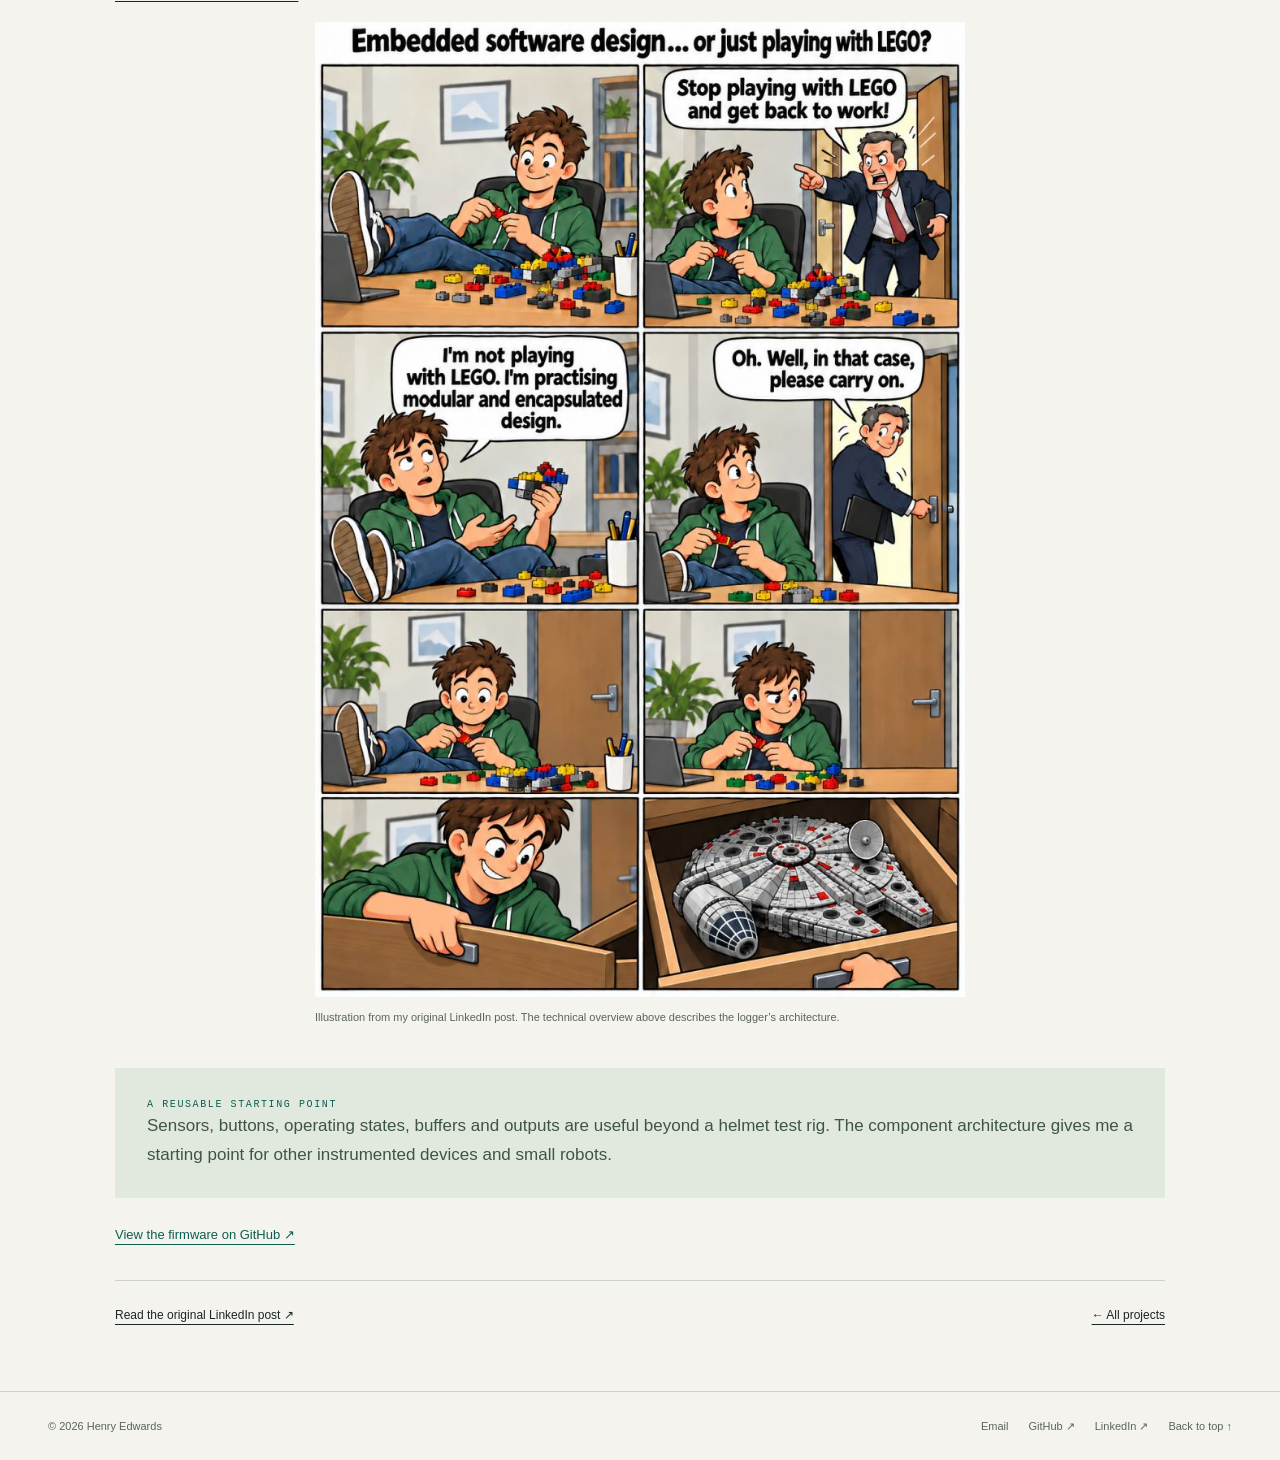
<file: projects/modular-pico-data-logger.html>
<!doctype html><html lang="en"><head><meta charset="utf-8"><meta name="viewport" content="width=device-width,initial-scale=1"><meta name="description" content="Modular design for a Pico IMU-to-SD data logger: state-machine behaviour, reusable buffers and two-core acquisition and storage."><meta name="theme-color" content="#f5f3ed"><title>rocky-telemetry — Modular Pico data logger | Henry Edwards</title><link rel="icon" href="../assets/favicon.svg" type="image/svg+xml"><link rel="stylesheet" href="../assets/site.css"><script src="../assets/site.js" defer></script></head><body id="top"><a class="skip-link" href="#main">Skip to content</a><header class="site-header"><div class="wrap nav"><a class="brand" href="../index.html" aria-label="Henry Edwards home"><span class="brand-mark" aria-hidden="true">HE</span>Henry Edwards</a><button class="menu-toggle" type="button" aria-controls="site-navigation" aria-expanded="false">Menu</button><nav class="nav-links" id="site-navigation" aria-label="Main navigation"><a href="../index.html#work">Projects</a><a href="../index.html#notes">Writing</a><a href="../index.html#about">About</a><a href="../index.html#contact">Contact</a><a href="https://github.com/hwedwards">GitHub <span aria-hidden="true">↗</span></a></nav></div></header><main id="main"><div class="wrap"><section class="case-hero note-hero"><div class="breadcrumbs"><a href="../index.html">Home</a><span aria-hidden="true">/</span><a href="../index.html#work">Selected projects</a></div><p class="eyebrow">Project / Embedded systems</p><h1>rocky-telemetry</h1><p class="case-deck">A small sensor system, built like LEGO: modular C++ firmware for a helmet test rig’s Pico 2 data logger.</p></section>
<div class="note-article"><section class="case-section"><h2>The starting point</h2><div><p>I’ve been redesigning the sensor system that measures my boxing helmet’s impact response during testing. The basic job is straightforward: read measurements from an IMU and save them to an SD card.</p><p>A single data-logger file could handle a small project. But the requirements soon started to grow, making this a useful opportunity to put object-oriented design into practice.</p></div></section>
<section class="case-section"><h2>Device behaviour</h2><div><p>A button should start and stop recording, and an LED should show what the device is doing. A state machine gives those behaviours a clear home: tracking the operating state and deciding how the device responds.</p><p>Each component has its own job and a defined way to connect to the others. That is where the LEGO analogy starts to fit.</p></div></section>
<section class="case-section"><h2>Separating sampling<br>from storage</h2><div><p>The design considers a target of 1,000 measurements per second. SD-card writes do not always take the same amount of time, so making every measurement wait for a write can introduce timing problems.</p><p>A pool of reusable memory buffers separates those jobs. One core of the Pico 2 can collect measurements while the other writes a previously filled buffer to the SD card.</p><div class="system-flow"><div class="flow-step"><span class="eyebrow">Acquisition</span><h3>Collect measurements</h3><p>Core 0 drains the IMU FIFO into reusable buffers.</p></div><div class="flow-step"><span class="eyebrow">Shared resource</span><h3>Reuse buffers</h3><p>A buffer pool separates collection from storage.</p></div><div class="flow-step"><span class="eyebrow">Storage</span><h3>Write to SD</h3><p>Core 1 writes a filled buffer to the SD card, then returns it for reuse.</p></div></div><p class="system-note">Architecture reflected in the public firmware. The IMU is configured for 1,000 samples per second; this is not a reported end-to-end logger benchmark.</p></div></section>
<section class="case-section" id="hardware-and-code"><h2>Hardware & code</h2><div><p>The public C++ firmware targets Pico 2, with an MPU6050 IMU connected over I2C and an SD card on SPI.</p><p>The button toggles OFF and LOGGING states, with the LED following the current state. Full and free buffer queues let the acquisition and storage tasks pass buffers between the two cores.</p><p><a href="https://github.com/hwedwards/rocky-telemetry">Explore the current public firmware ↗</a></p></div></section><section class="project-illustration" aria-labelledby="illustration-title"><h2 id="illustration-title">The LEGO analogy, illustrated.</h2><p><a href="lego-software-design-comic.html">Open the comic page →</a></p><figure class="article-image"><img src="../assets/media/pico-logger-lego.jpg" width="800" height="1200" loading="lazy" alt="Comic in which an engineer compares building LEGO with practising modular and encapsulated software design"><figcaption>Illustration from my original LinkedIn post. The technical overview above describes the logger’s architecture.</figcaption></figure></section><section class="case-outcome"><p class="eyebrow">A reusable starting point</p><p>Sensors, buttons, operating states, buffers and outputs are useful beyond a helmet test rig. The component architecture gives me a starting point for other instrumented devices and small robots.</p></section>
<p class="repository-link"><a href="https://github.com/hwedwards/rocky-telemetry">View the firmware on GitHub ↗</a></p><div class="note-source"><a href="https://www.linkedin.com/feed/update/urn:li:activity:7512405626376011776/">Read the original LinkedIn post ↗</a><a href="../index.html#work">← All projects</a></div></div></div></main><footer class="site-footer"><div class="wrap footer-inner"><span>© 2026 Henry Edwards</span><div><a href="mailto:henryedwards543@gmail.com">Email</a><a href="https://github.com/hwedwards">GitHub ↗</a><a href="https://www.linkedin.com/in/henry-edwards-7941b7172/">LinkedIn ↗</a><a href="#top">Back to top ↑</a></div></div></footer></body></html>
</file>
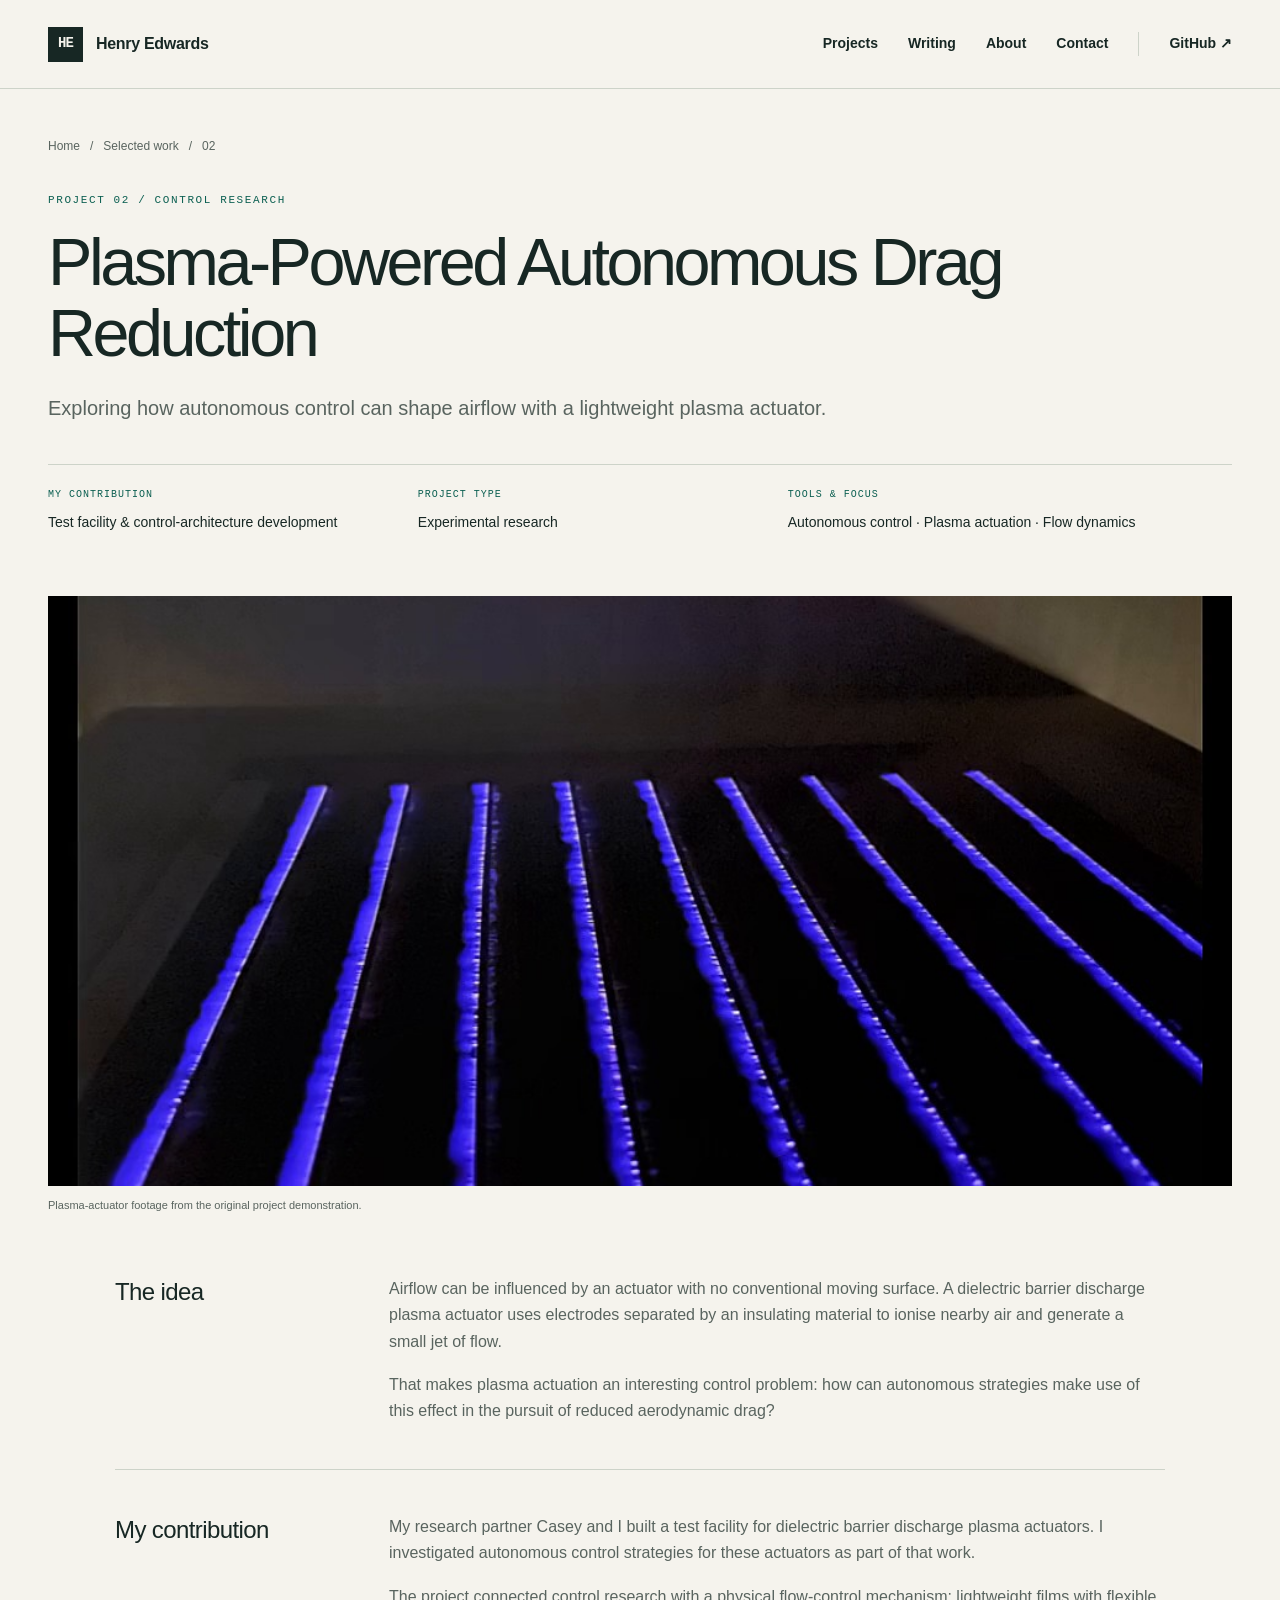
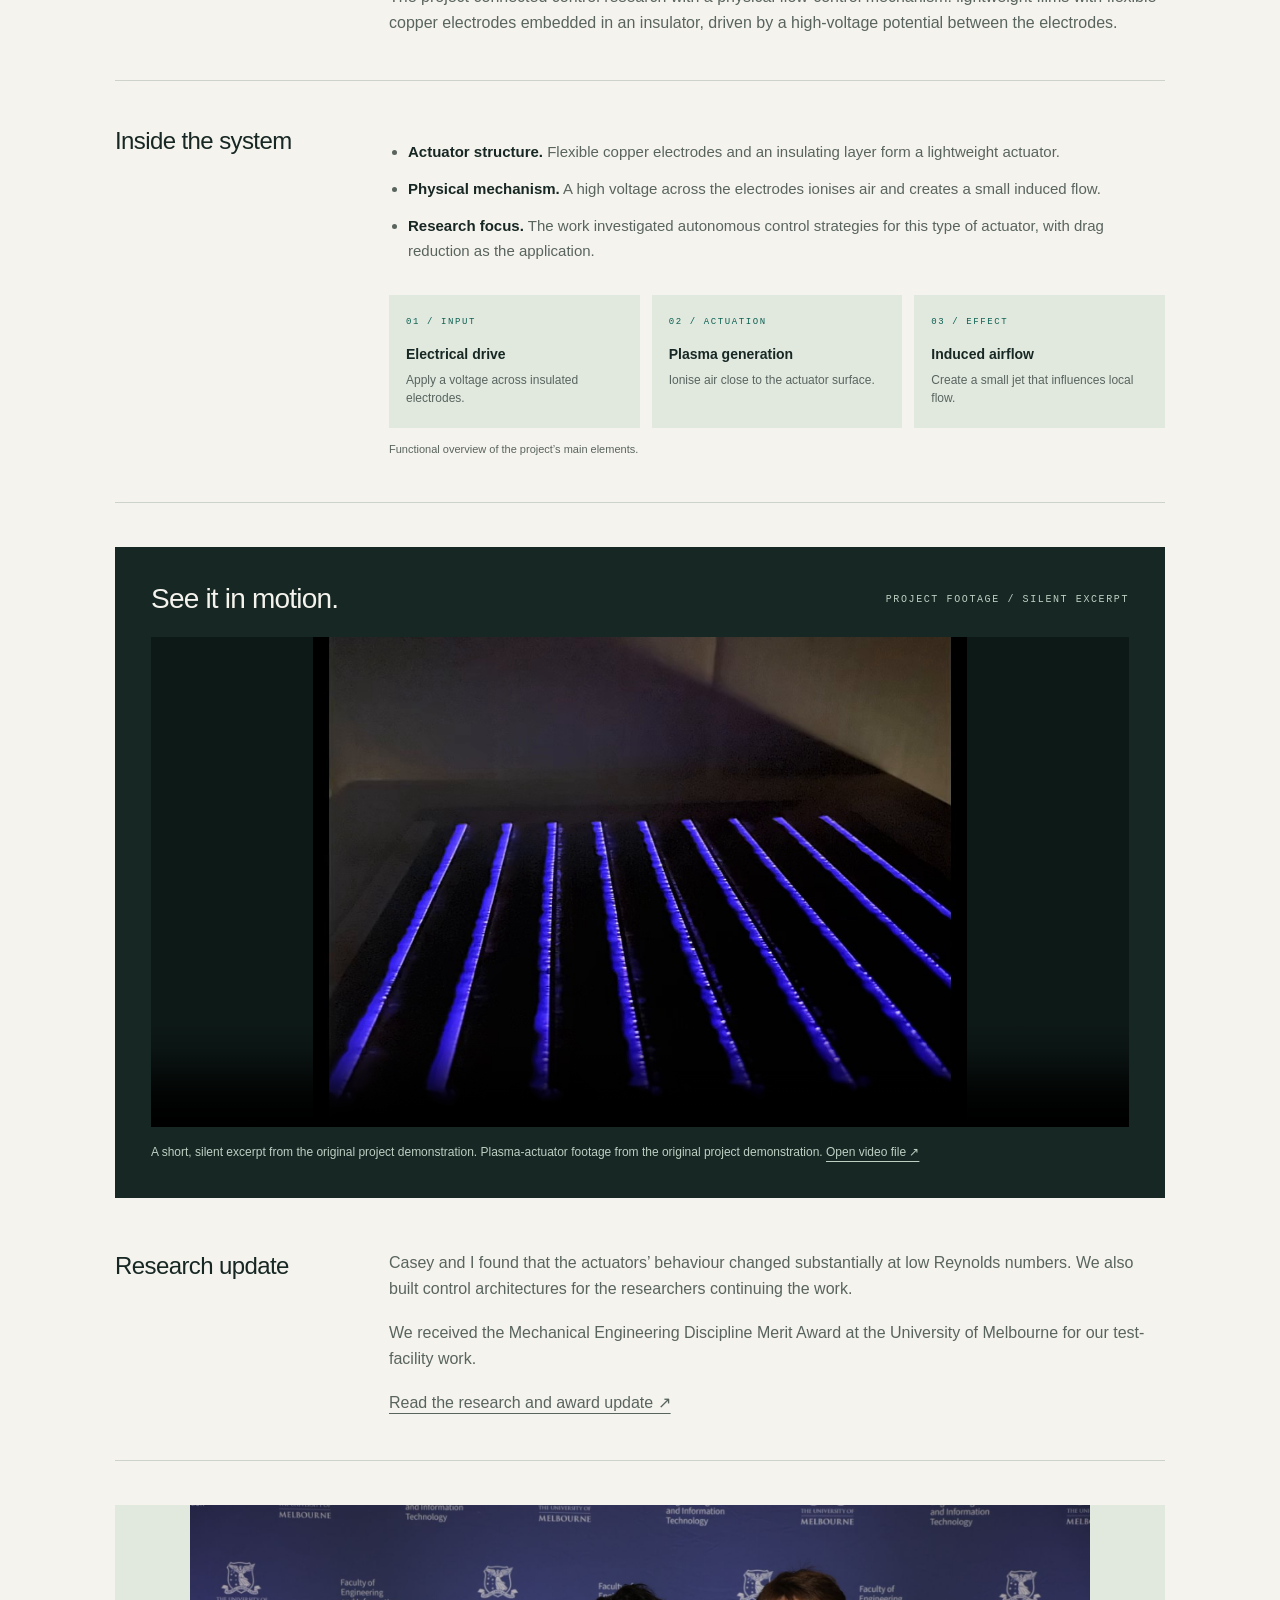
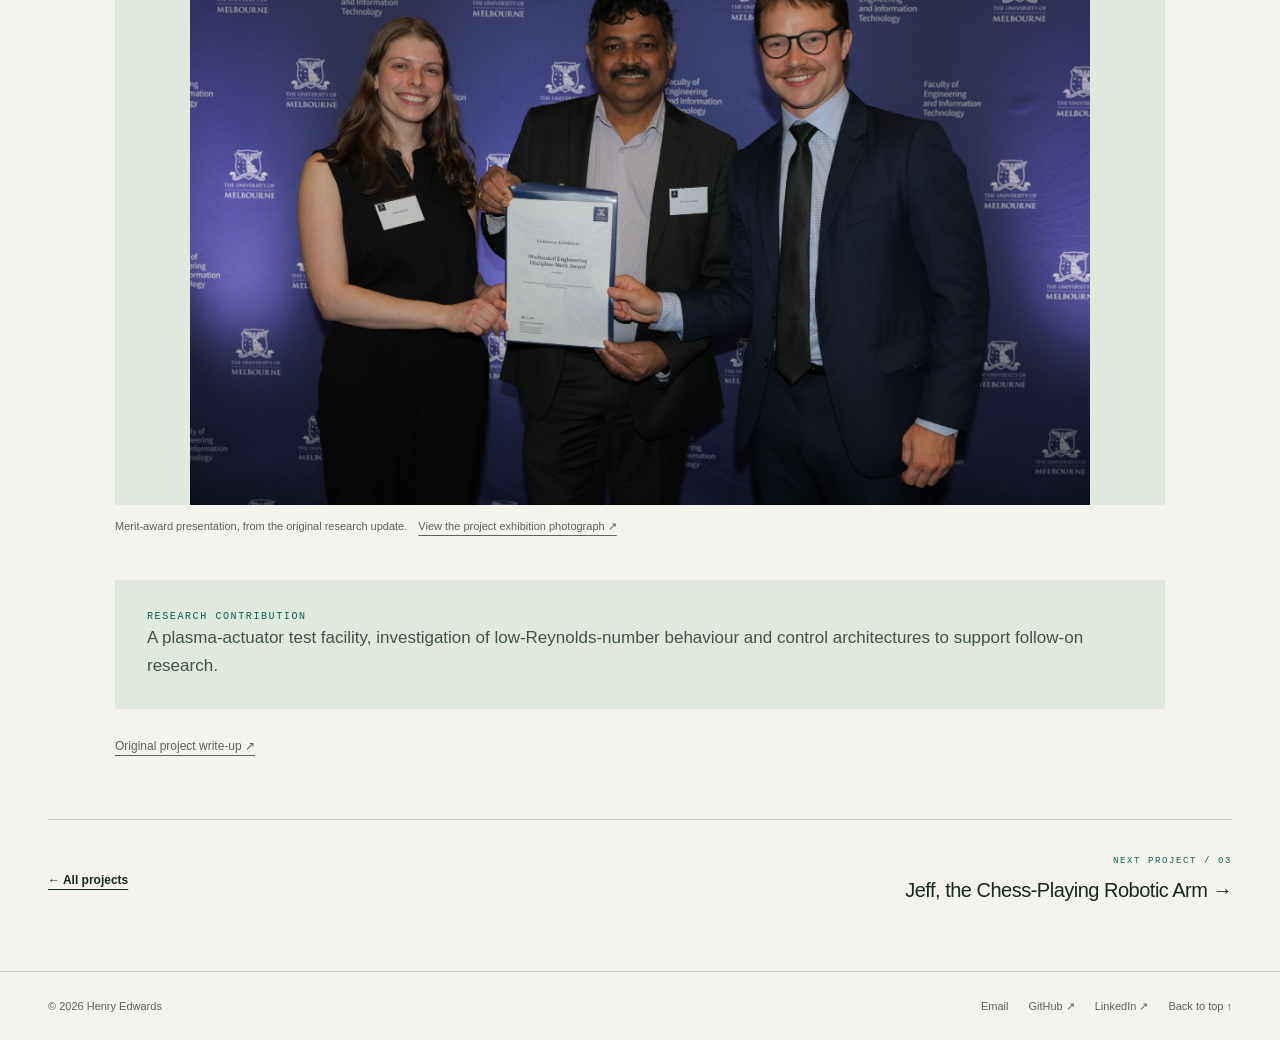
<file: projects/plasma-drag-reduction.html>
<!doctype html>
<html lang="en"><head><meta charset="utf-8"><meta name="viewport" content="width=device-width,initial-scale=1"><meta name="description" content="Exploring how autonomous control can shape airflow with a lightweight plasma actuator."><meta name="theme-color" content="#f5f3ed"><title>Plasma-Powered Autonomous Drag Reduction | Henry Edwards</title><link rel="icon" href="../assets/favicon.svg" type="image/svg+xml"><link rel="stylesheet" href="../assets/site.css"><script src="../assets/site.js" defer></script></head><body id="top"><a class="skip-link" href="#main">Skip to content</a><header class="site-header"><div class="wrap nav"><a class="brand" href="../index.html" aria-label="Henry Edwards home"><span class="brand-mark" aria-hidden="true">HE</span>Henry Edwards</a><button class="menu-toggle" type="button" aria-controls="site-navigation" aria-expanded="false">Menu</button><nav class="nav-links" id="site-navigation" aria-label="Main navigation"><a href="../index.html#work">Projects</a><a href="../index.html#notes">Writing</a><a href="../index.html#about">About</a><a href="../index.html#contact">Contact</a><a href="https://github.com/hwedwards">GitHub <span aria-hidden="true">↗</span></a></nav></div></header><main id="main"><div class="wrap"><section class="case-hero"><div class="breadcrumbs"><a href="../index.html">Home</a><span aria-hidden="true">/</span><a href="../index.html#work">Selected work</a><span aria-hidden="true">/</span><span>02</span></div><p class="eyebrow">Project 02 / Control research</p><h1>Plasma-Powered Autonomous Drag Reduction</h1><p class="case-deck">Exploring how autonomous control can shape airflow with a lightweight plasma actuator.</p><dl class="case-facts"><div><dt>My contribution</dt><dd>Test facility & control-architecture development</dd></div><div><dt>Project type</dt><dd>Experimental research</dd></div><div><dt>Tools & focus</dt><dd>Autonomous control · Plasma actuation · Flow dynamics</dd></div></dl></section><figure style="margin:0"><img class="case-cover" src="../assets/media/plasma-poster.jpg" alt="Glowing electrodes on the plasma-actuator prototype" width="1200" height="675" fetchpriority="high"><figcaption class="cover-caption">Plasma-actuator footage from the original project demonstration.</figcaption></figure><div class="case-body"><section class="case-section"><h2>The idea</h2><div><p>Airflow can be influenced by an actuator with no conventional moving surface. A dielectric barrier discharge plasma actuator uses electrodes separated by an insulating material to ionise nearby air and generate a small jet of flow.</p><p>That makes plasma actuation an interesting control problem: how can autonomous strategies make use of this effect in the pursuit of reduced aerodynamic drag?</p></div></section><section class="case-section"><h2>My contribution</h2><div><p>My research partner Casey and I built a test facility for dielectric barrier discharge plasma actuators. I investigated autonomous control strategies for these actuators as part of that work.</p><p>The project connected control research with a physical flow-control mechanism: lightweight films with flexible copper electrodes embedded in an insulator, driven by a high-voltage potential between the electrodes.</p></div></section><section class="case-section"><h2>Inside the system</h2><div><ul class="technical-list"><li><strong>Actuator structure.</strong> Flexible copper electrodes and an insulating layer form a lightweight actuator.</li><li><strong>Physical mechanism.</strong> A high voltage across the electrodes ionises air and creates a small induced flow.</li><li><strong>Research focus.</strong> The work investigated autonomous control strategies for this type of actuator, with drag reduction as the application.</li></ul><div class="system-flow"><div class="flow-step"><span class="eyebrow">01 / INPUT</span><h3>Electrical drive</h3><p>Apply a voltage across insulated electrodes.</p></div><div class="flow-step"><span class="eyebrow">02 / ACTUATION</span><h3>Plasma generation</h3><p>Ionise air close to the actuator surface.</p></div><div class="flow-step"><span class="eyebrow">03 / EFFECT</span><h3>Induced airflow</h3><p>Create a small jet that influences local flow.</p></div></div><p class="system-note">Functional overview of the project’s main elements.</p></div></section><section class="demo" aria-labelledby="demo-title"><div class="demo-heading"><h2 id="demo-title">See it in motion.</h2><p class="eyebrow">Project footage / silent excerpt</p></div><video controls playsinline preload="none" poster="../assets/media/plasma-poster.jpg" aria-label="Silent demonstration excerpt of Plasma-Powered Autonomous Drag Reduction"><source src="../assets/media/plasma-demo.mp4" type="video/mp4"><p>Your browser does not support this video. <a href="../assets/media/plasma-demo.mp4">Download the silent demonstration excerpt.</a></p></video><p class="demo-caption">A short, silent excerpt from the original project demonstration. Plasma-actuator footage from the original project demonstration. <a href="../assets/media/plasma-demo.mp4">Open video file ↗</a></p></section><section class="case-section" id="research-update"><h2>Research update</h2><div><p>Casey and I found that the actuators’ behaviour changed substantially at low Reynolds numbers. We also built control architectures for the researchers continuing the work.</p><p>We received the Mechanical Engineering Discipline Merit Award at the University of Melbourne for our test-facility work.</p><p><a href="https://www.linkedin.com/feed/update/urn:li:activity:7477269631288680448/">Read the research and award update ↗</a></p></div></section><figure class="research-photo"><img src="../assets/media/plasma-award.jpg" width="2048" height="1365" loading="lazy" alt="Presentation of the Mechanical Engineering Discipline Merit Award at the University of Melbourne"><figcaption>Merit-award presentation, from the original research update. <a href="../assets/media/plasma-exhibition.jpg">View the project exhibition photograph ↗</a></figcaption></figure><section class="case-outcome"><p class="eyebrow">Research contribution</p><p>A plasma-actuator test facility, investigation of low-Reynolds-number behaviour and control architectures to support follow-on research.</p></section><div class="sources"><div class="source-links"><a href="https://henryedwards623.wixsite.com/henryedwards/projects">Original project write-up ↗</a></div></div></div><nav class="project-nav" aria-label="Project navigation"><a class="text-link" href="../index.html#work">← All projects</a><a class="next-project" href="jeff-chess-robot.html"><span class="eyebrow">Next project / 03</span><strong>Jeff, the Chess-Playing Robotic Arm →</strong></a></nav></div></main><footer class="site-footer"><div class="wrap footer-inner"><span>© 2026 Henry Edwards</span><div><a href="mailto:henryedwards543@gmail.com">Email</a><a href="https://github.com/hwedwards">GitHub ↗</a><a href="https://www.linkedin.com/in/henry-edwards-7941b7172/">LinkedIn ↗</a><a href="#top">Back to top ↑</a></div></div></footer></body></html>
</file>
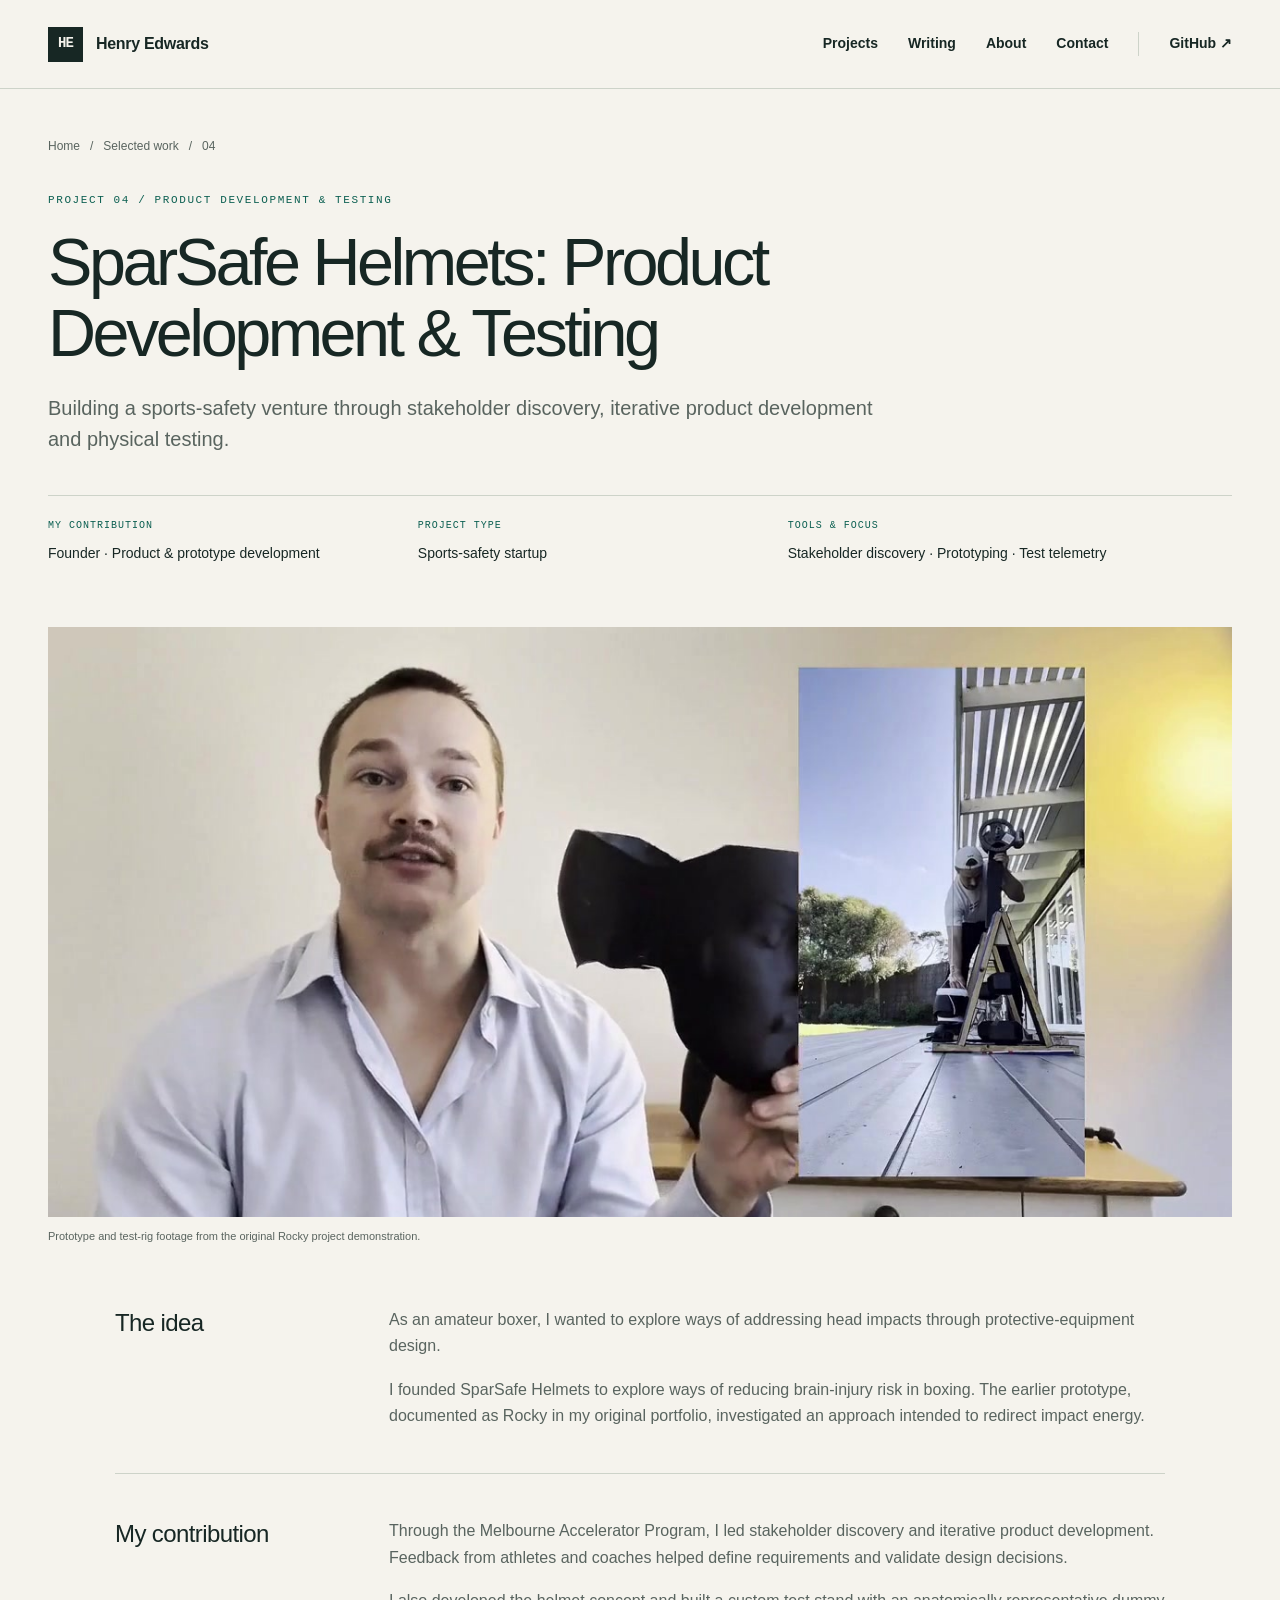
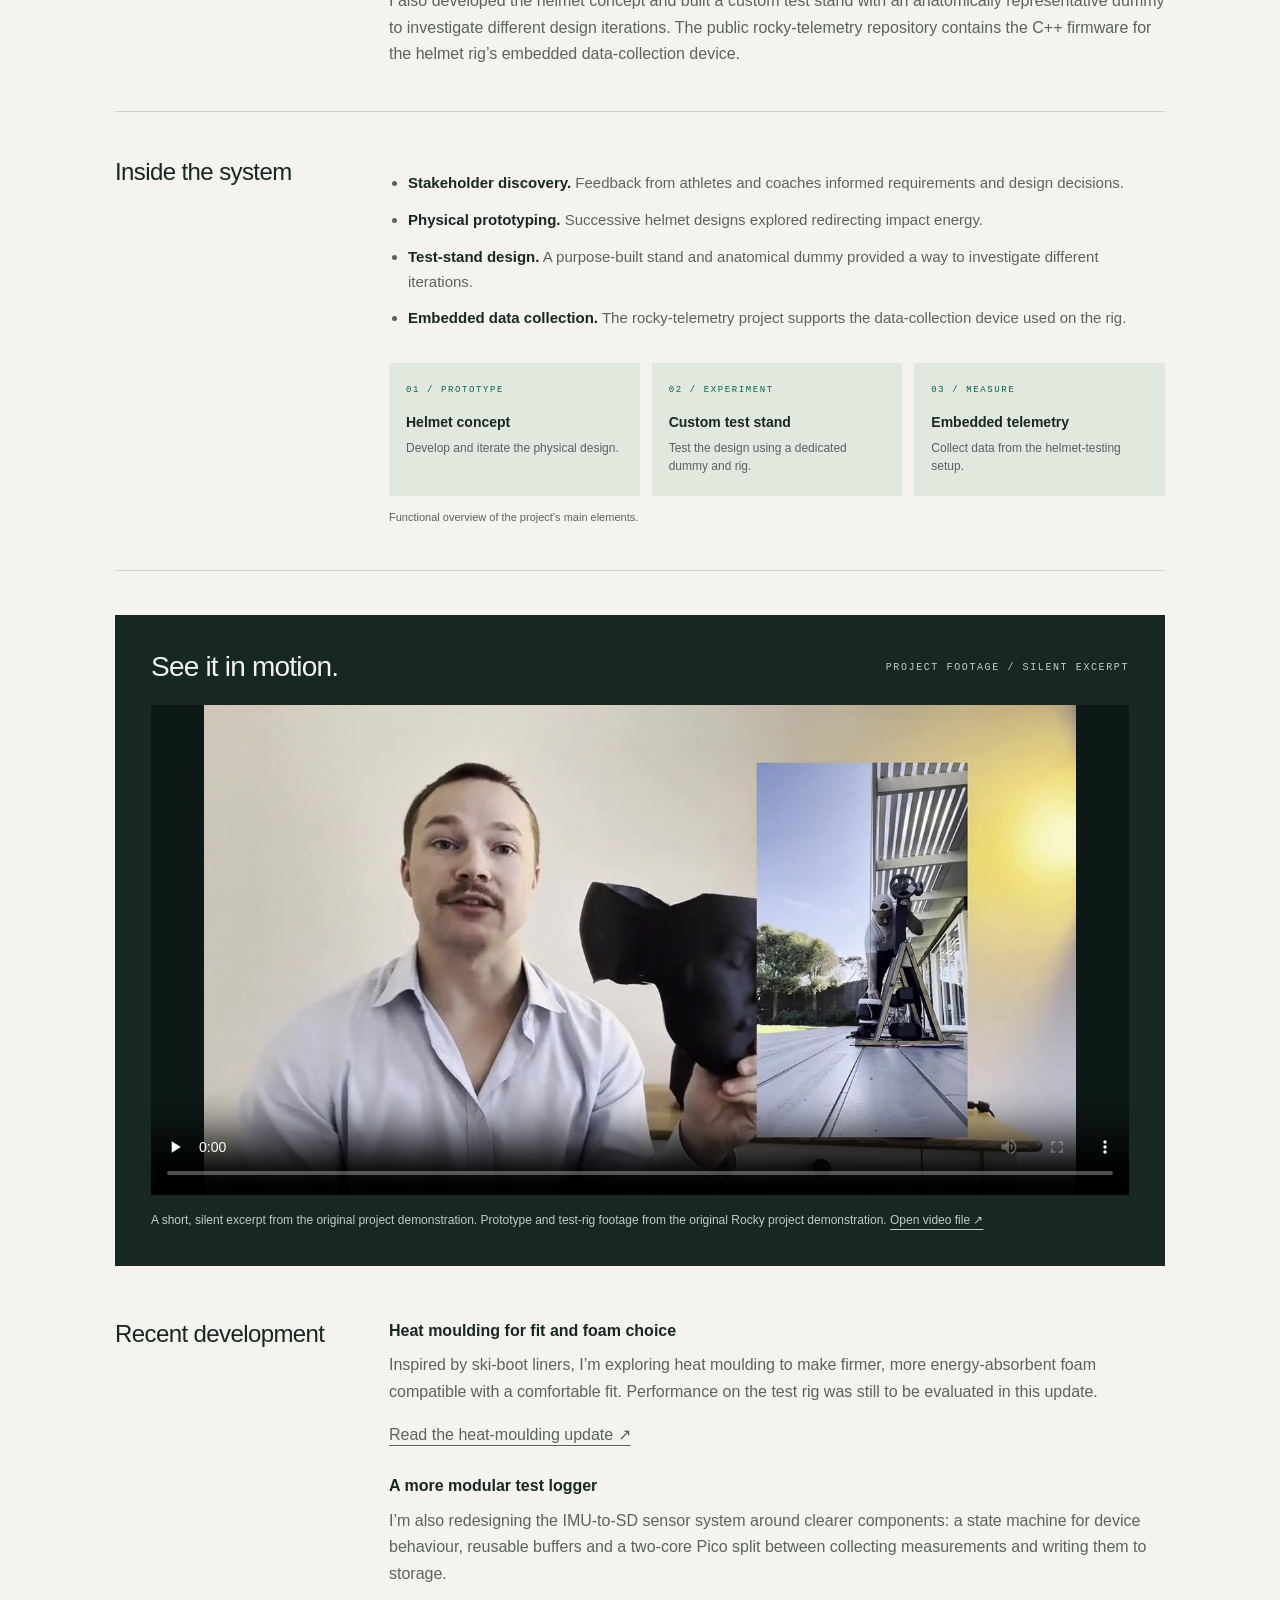
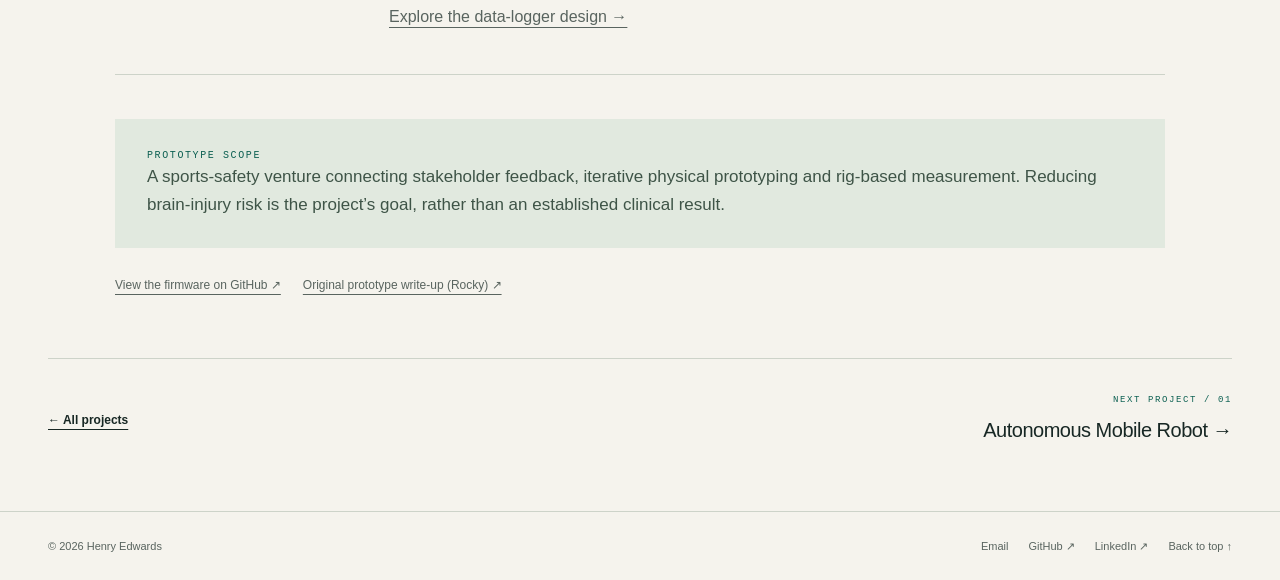
<file: projects/rocky-test-rig.html>
<!doctype html>
<html lang="en"><head><meta charset="utf-8"><meta name="viewport" content="width=device-width,initial-scale=1"><meta name="description" content="Building a sports-safety venture through stakeholder discovery, iterative product development and physical testing."><meta name="theme-color" content="#f5f3ed"><title>SparSafe Helmets: Product Development &amp; Testing | Henry Edwards</title><link rel="icon" href="../assets/favicon.svg" type="image/svg+xml"><link rel="stylesheet" href="../assets/site.css"><script src="../assets/site.js" defer></script></head><body id="top"><a class="skip-link" href="#main">Skip to content</a><header class="site-header"><div class="wrap nav"><a class="brand" href="../index.html" aria-label="Henry Edwards home"><span class="brand-mark" aria-hidden="true">HE</span>Henry Edwards</a><button class="menu-toggle" type="button" aria-controls="site-navigation" aria-expanded="false">Menu</button><nav class="nav-links" id="site-navigation" aria-label="Main navigation"><a href="../index.html#work">Projects</a><a href="../index.html#notes">Writing</a><a href="../index.html#about">About</a><a href="../index.html#contact">Contact</a><a href="https://github.com/hwedwards">GitHub <span aria-hidden="true">↗</span></a></nav></div></header><main id="main"><div class="wrap"><section class="case-hero"><div class="breadcrumbs"><a href="../index.html">Home</a><span aria-hidden="true">/</span><a href="../index.html#work">Selected work</a><span aria-hidden="true">/</span><span>04</span></div><p class="eyebrow">Project 04 / Product development & testing</p><h1>SparSafe Helmets: Product Development & Testing</h1><p class="case-deck">Building a sports-safety venture through stakeholder discovery, iterative product development and physical testing.</p><dl class="case-facts"><div><dt>My contribution</dt><dd>Founder · Product & prototype development</dd></div><div><dt>Project type</dt><dd>Sports-safety startup</dd></div><div><dt>Tools & focus</dt><dd>Stakeholder discovery · Prototyping · Test telemetry</dd></div></dl></section><figure style="margin:0"><img class="case-cover" src="../assets/media/rocky-poster-sdr-v2.jpg" alt="Rocky helmet prototype and custom impact-testing setup in project demonstration footage" width="1200" height="675" fetchpriority="high"><figcaption class="cover-caption">Prototype and test-rig footage from the original Rocky project demonstration.</figcaption></figure><div class="case-body"><section class="case-section"><h2>The idea</h2><div><p>As an amateur boxer, I wanted to explore ways of addressing head impacts through protective-equipment design.</p><p>I founded SparSafe Helmets to explore ways of reducing brain-injury risk in boxing. The earlier prototype, documented as Rocky in my original portfolio, investigated an approach intended to redirect impact energy.</p></div></section><section class="case-section"><h2>My contribution</h2><div><p>Through the Melbourne Accelerator Program, I led stakeholder discovery and iterative product development. Feedback from athletes and coaches helped define requirements and validate design decisions.</p><p>I also developed the helmet concept and built a custom test stand with an anatomically representative dummy to investigate different design iterations. The public rocky-telemetry repository contains the C++ firmware for the helmet rig’s embedded data-collection device.</p></div></section><section class="case-section"><h2>Inside the system</h2><div><ul class="technical-list"><li><strong>Stakeholder discovery.</strong> Feedback from athletes and coaches informed requirements and design decisions.</li><li><strong>Physical prototyping.</strong> Successive helmet designs explored redirecting impact energy.</li><li><strong>Test-stand design.</strong> A purpose-built stand and anatomical dummy provided a way to investigate different iterations.</li><li><strong>Embedded data collection.</strong> The rocky-telemetry project supports the data-collection device used on the rig.</li></ul><div class="system-flow"><div class="flow-step"><span class="eyebrow">01 / PROTOTYPE</span><h3>Helmet concept</h3><p>Develop and iterate the physical design.</p></div><div class="flow-step"><span class="eyebrow">02 / EXPERIMENT</span><h3>Custom test stand</h3><p>Test the design using a dedicated dummy and rig.</p></div><div class="flow-step"><span class="eyebrow">03 / MEASURE</span><h3>Embedded telemetry</h3><p>Collect data from the helmet-testing setup.</p></div></div><p class="system-note">Functional overview of the project’s main elements.</p></div></section><section class="demo" aria-labelledby="demo-title"><div class="demo-heading"><h2 id="demo-title">See it in motion.</h2><p class="eyebrow">Project footage / silent excerpt</p></div><video controls playsinline preload="none" poster="../assets/media/rocky-poster-sdr-v2.jpg" aria-label="Silent demonstration excerpt of SparSafe Helmets: Product Development &amp; Testing"><source src="../assets/media/rocky-demo-sdr-v2.mp4" type="video/mp4"><p>Your browser does not support this video. <a href="../assets/media/rocky-demo-sdr-v2.mp4">Download the silent demonstration excerpt.</a></p></video><p class="demo-caption">A short, silent excerpt from the original project demonstration. Prototype and test-rig footage from the original Rocky project demonstration. <a href="../assets/media/rocky-demo-sdr-v2.mp4">Open video file ↗</a></p></section><section class="case-section" id="heat-moulding"><h2>Recent development</h2><div><h3>Heat moulding for fit and foam choice</h3><p>Inspired by ski-boot liners, I’m exploring heat moulding to make firmer, more energy-absorbent foam compatible with a comfortable fit. Performance on the test rig was still to be evaluated in this update.</p><p><a href="https://www.linkedin.com/feed/update/urn:li:activity:7490704709322756096/">Read the heat-moulding update ↗</a></p><h3 style="margin-top:25px">A more modular test logger</h3><p>I’m also redesigning the IMU-to-SD sensor system around clearer components: a state machine for device behaviour, reusable buffers and a two-core Pico split between collecting measurements and writing them to storage.</p><p><a href="../projects/modular-pico-data-logger.html">Explore the data-logger design →</a></p></div></section><section class="case-outcome"><p class="eyebrow">Prototype scope</p><p>A sports-safety venture connecting stakeholder feedback, iterative physical prototyping and rig-based measurement. Reducing brain-injury risk is the project’s goal, rather than an established clinical result.</p></section><div class="sources"><div class="source-links"><a href="https://github.com/hwedwards/rocky-telemetry">View the firmware on GitHub ↗</a><a href="https://henryedwards623.wixsite.com/henryedwards/projects">Original prototype write-up (Rocky) ↗</a></div></div></div><nav class="project-nav" aria-label="Project navigation"><a class="text-link" href="../index.html#work">← All projects</a><a class="next-project" href="autonomous-mobile-robot.html"><span class="eyebrow">Next project / 01</span><strong>Autonomous Mobile Robot →</strong></a></nav></div></main><footer class="site-footer"><div class="wrap footer-inner"><span>© 2026 Henry Edwards</span><div><a href="mailto:henryedwards543@gmail.com">Email</a><a href="https://github.com/hwedwards">GitHub ↗</a><a href="https://www.linkedin.com/in/henry-edwards-7941b7172/">LinkedIn ↗</a><a href="#top">Back to top ↑</a></div></div></footer></body></html>
</file>
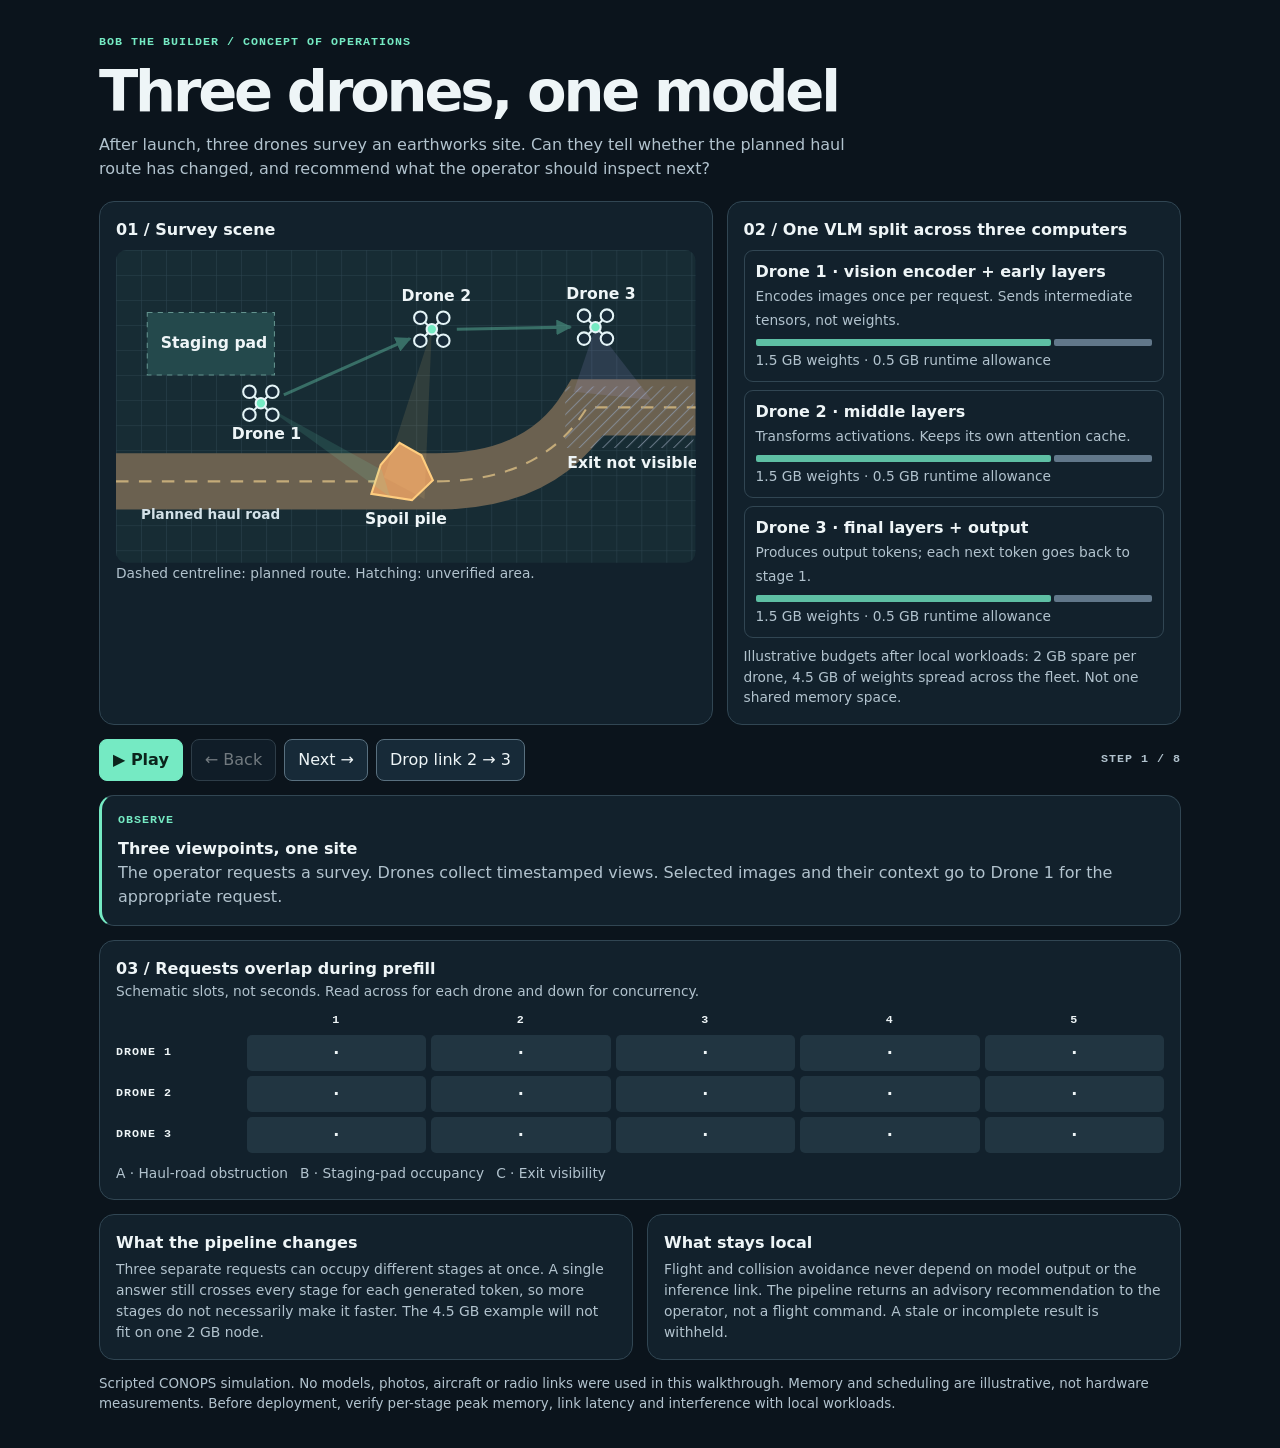
<file: projects/three-drone-pipeline.html>
<!doctype html>
<html lang="en"><meta charset="utf-8"><meta name="viewport" content="width=device-width,initial-scale=1"><title>Three drones, one model | Bob the Builder</title>
<style>
:root{color-scheme:dark;--bg:#0b141c;--panel:#12212c;--ink:#eef5f7;--dim:#b2c3ce;--line:#314653;--mint:#75eac3;--amber:#ffcd7f;--violet:#b8afff}*{box-sizing:border-box}body{margin:0;background:var(--bg);color:var(--ink);font:16px/1.5 system-ui,sans-serif}main{max-width:1130px;margin:auto;padding:34px 24px}h1,h2,p{margin:0}h1{font-size:clamp(2rem,5vw,3.6rem);line-height:1.1;letter-spacing:-.055em}h2{font-size:1rem}p{color:var(--dim)}.kicker,.mono,.tag{font:700 .73rem/1.5 ui-monospace,monospace;letter-spacing:.085em;text-transform:uppercase}.kicker{color:var(--mint);margin-bottom:8px}.lede{margin:10px 0 20px;max-width:75ch}.layout{display:grid;grid-template-columns:1.35fr 1fr;gap:14px}.panel{background:var(--panel);border:1px solid var(--line);border-radius:15px;padding:16px;min-width:0}.map{width:100%;display:block;margin:8px 0 0}.map text{font:600 15px system-ui;fill:var(--ink)}.map .small{font-size:13px;fill:#d3e1e8}.beam{opacity:.35}.beam.live{opacity:1}.beam.dead{stroke:#ff9388;opacity:1;stroke-dasharray:4 9}.near{display:grid;gap:8px}.node{padding:9px 11px;border:1px solid var(--line);border-radius:9px}.node.on{border-color:var(--mint)}.node b{display:block}.node small, .caption{font-size:.86rem;color:var(--dim)}.bar{display:flex;height:7px;gap:3px;margin:7px 0 2px}.bar i{background:#5ebfa4;border-radius:2px}.bar i+i{background:#61778a}.out{margin-top:14px;min-height:114px;border-left:3px solid var(--mint)}.out.bad{border-left-color:#ff9388}.controls{display:flex;align-items:center;flex-wrap:wrap;gap:8px;margin:14px 0 10px}button{cursor:pointer;border:1px solid #59707f;color:var(--ink);background:#172a38;padding:8px 13px;border-radius:8px;font:inherit}button:hover:enabled{background:#233f51}button:focus-visible{outline:3px solid var(--amber);outline-offset:2px}button.primary{background:var(--mint);color:#0b241c;border-color:var(--mint);font-weight:700}button[aria-pressed=true]{border-color:#ff9388;color:#ffb5ad}button:disabled{opacity:.45;cursor:default}#position{margin-left:auto;color:var(--dim)}.track{margin-top:14px}.timeline{display:grid;grid-template-columns:minmax(49px,.7fr) repeat(5,minmax(0,1fr));gap:5px;align-items:center;margin:10px 0}.slot,.tick{text-align:center}.slot{border-radius:5px;background:#213541;padding:6px 0;font-weight:800}.slot.a{background:var(--mint);color:#0d2824}.slot.b{background:var(--amber);color:#302007}.slot.c{background:var(--violet);color:#25194b}.slot.now{outline:2px solid white;outline-offset:1px}.slot.lost{background:#592e34;color:#ffe3e0}.legend{display:flex;gap:12px;flex-wrap:wrap}.fine{font-size:.84rem;margin-top:14px}.foot{display:grid;grid-template-columns:1fr 1fr;gap:14px;margin-top:14px}.foot p{font-size:.87rem;margin-top:4px}@media(max-width:720px){main{padding:23px 12px}.layout,.foot{grid-template-columns:1fr}.panel{padding:12px}.out{min-height:0}#position{margin-left:0}}
</style>
<main>
<header><div class="kicker">Bob the Builder / concept of operations</div><h1>Three drones, one model</h1><p class="lede">After launch, three drones survey an earthworks site. Can they tell whether the planned haul route has changed, and recommend what the operator should inspect next?</p></header>
<section class="layout">
<div class="panel"><h2>01 / Survey scene</h2>
<svg class="map" viewBox="0 0 556 300" role="img" aria-labelledby="map-title"><title id="map-title">Construction site looking down, with three observation positions, a spoil pile across the haul road and an exit hidden from view.</title>
<defs><pattern id="grid" width="24" height="24" patternUnits="userSpaceOnUse"><path d="M24 0H0V24" fill="none" stroke="#2b434e" stroke-width="1"/></pattern><pattern id="hatch" width="8" height="8" patternTransform="rotate(45)" patternUnits="userSpaceOnUse"><path d="M0 0V8" stroke="#8d9aad" stroke-width="2"/></pattern><g id="quad" stroke="#e4f4f7" fill="#182b39" stroke-width="2"><path d="M-11 -11L11 11M-11 11L11 -11"/><circle cx="-11" cy="-11" r="6"/><circle cx="11" cy="-11" r="6"/><circle cx="-11" cy="11" r="6"/><circle cx="11" cy="11" r="6"/><circle r="5" fill="#75eac3"/></g><marker id="arrow" viewBox="0 0 10 10" refX="9" refY="5" markerWidth="5" markerHeight="5" orient="auto-start-reverse"><path d="M0 0L10 5L0 10z" fill="#75eac3"/></marker></defs>
<rect width="556" height="300" rx="10" fill="#172c34"/><rect width="556" height="300" rx="10" fill="url(#grid)"/>
<path d="M0 222H307Q409 222 452 151L556 151" fill="none" stroke="#6b6150" stroke-width="54"/><path d="M0 222H307Q409 222 452 151L556 151" fill="none" stroke="#c4ab79" stroke-dasharray="12 10" stroke-width="2"/>
<path d="M30 60H152V120H30z" fill="#24494c" stroke="#63938e" stroke-dasharray="5 5"/><text x="43" y="94">Staging pad</text>
<path d="M245 234l9-28 18-21 21 12 11 24-20 19z" fill="#d59760" stroke="#ffcd7f" stroke-width="2"/><text x="239" y="263">Spoil pile</text>
<path d="M431 131h123v59H431z" fill="url(#hatch)" opacity=".7"/><text x="433" y="209">Exit not visible</text><text x="24" y="258" class="small">Planned haul road</text>
<path d="M139 147L255 211L263 237Z" fill="#75eac3" opacity=".12"/><path d="M303 76L257 218L296 239Z" fill="#ffcd7f" opacity=".11"/><path d="M460 74L439 136L514 144Z" fill="#b8afff" opacity=".13"/>
<path id="link1" class="beam" d="M161 139L282 85" stroke="#75eac3" stroke-width="3" marker-end="url(#arrow)"/><path id="link2" class="beam" d="M327 76L436 74" stroke="#75eac3" stroke-width="3" marker-end="url(#arrow)"/>
<path id="return" d="M448 57Q280 -31 146 124" fill="none" stroke="#75eac3" stroke-width="2" stroke-dasharray="6 6" marker-end="url(#arrow)" visibility="hidden"/><use href="#quad" x="139" y="147"/><use href="#quad" x="303" y="76"/><use href="#quad" x="460" y="74"/>
<text x="111" y="181">Drone 1</text><text x="274" y="49">Drone 2</text><text x="432" y="47">Drone 3</text>
</svg>
<p class="caption">Dashed centreline: planned route. Hatching: unverified area.</p></div>
<div class="panel near"><h2>02 / One VLM split across three computers</h2>
<div class="node" id="stage1"><b>Drone 1 · vision encoder + early layers</b><small>Encodes images once per request. Sends intermediate tensors, not weights.</small><div class="bar" aria-hidden="true"><i style="width:75%"></i><i style="width:25%"></i></div><small>1.5 GB weights · 0.5 GB runtime allowance</small></div>
<div class="node" id="stage2"><b>Drone 2 · middle layers</b><small>Transforms activations. Keeps its own attention cache.</small><div class="bar" aria-hidden="true"><i style="width:75%"></i><i style="width:25%"></i></div><small>1.5 GB weights · 0.5 GB runtime allowance</small></div>
<div class="node" id="stage3"><b>Drone 3 · final layers + output</b><small>Produces output tokens; each next token goes back to stage 1.</small><div class="bar" aria-hidden="true"><i style="width:75%"></i><i style="width:25%"></i></div><small>1.5 GB weights · 0.5 GB runtime allowance</small></div>
<p class="caption">Illustrative budgets after local workloads: 2 GB spare per drone, 4.5 GB of weights spread across the fleet. Not one shared memory space.</p></div>
</section>
<div class="controls"><button id="play" class="primary">▶ Play</button><button id="back">← Back</button><button id="next">Next →</button><button id="drop" aria-pressed="false">Drop link 2 → 3</button><span id="position" class="mono"></span></div>
<section class="panel out" id="result" aria-live="polite"><div class="kicker" id="eyebrow"></div><h2 id="heading"></h2><p id="detail"></p></section>
<section class="panel track"><h2>03 / Requests overlap during prefill</h2><p class="caption">Schematic slots, not seconds. Read across for each drone and down for concurrency.</p><div id="timeline" class="timeline" aria-label="Pipeline timeline"></div><p class="caption legend"><span>A · Haul-road obstruction</span><span>B · Staging-pad occupancy</span><span>C · Exit visibility</span></p></section>
<div class="foot">
<section class="panel"><h2>What the pipeline changes</h2><p>Three separate requests can occupy different stages at once. A single answer still crosses every stage for each generated token, so more stages do not necessarily make it faster. The 4.5 GB example will not fit on one 2 GB node.</p></section>
<section class="panel"><h2>What stays local</h2><p>Flight and collision avoidance never depend on model output or the inference link. The pipeline returns an advisory recommendation to the operator, not a flight command. A stale or incomplete result is withheld.</p></section>
</div>
<p class="fine">Scripted CONOPS simulation. No models, photos, aircraft or radio links were used in this walkthrough. Memory and scheduling are illustrative, not hardware measurements. Before deployment, verify per-stage peak memory, link latency and interference with local workloads.</p>
</main>
<script>
const steps=[
 ['Observe','Three viewpoints, one site','The operator requests a survey. Drones collect timestamped views. Selected images and their context go to Drone 1 for the appropriate request.'],
 ['Prefill · slot 1','Start with the road','Drone 1 encodes the selected road views and runs its early layers for request A.'],
 ['Prefill · slot 2','Pass activations to Drone 2','Drone 2 advances A while Drone 1 starts a separate staging-pad request, B.'],
 ['Prefill · slot 3','All three stages are busy','Drone 3 finishes prefill for A, Drone 2 advances B, and Drone 1 starts the exit-visibility request, C. This is pipeline parallelism.'],
 ['Prefill · slot 4','The remaining requests advance','Drone 3 finishes prefill for B while Drone 2 advances C. This simplified trace drains prefill before showing decode.'],
 ['Prefill · slot 5','Prefill completes','Drone 3 finishes prefill for C. Each stage retains its own attention cache for each request.'],
 ['Decode','Generate the answer one token at a time','For request A, each sampled token returns to Drone 1 and the next pass traverses all three stages. The images do not need re-encoding.'],
 ['Operator decision','Flag the road. Verify the exit.','Example advisory: “Spoil pile appears to block the planned haul road. Exit is not verified. Ask the site supervisor to confirm access before routing equipment.”']
];
const grid=[['A','B','C','·','·'],['·','A','B','C','·'],['·','·','A','B','C']];
let step=0,failed=false,timer=null;const el=id=>document.getElementById(id);
function stop(){clearInterval(timer);timer=null;el('play').textContent='▶ Play'}
function render(){
 const down=failed&&step>=3; const item=down?['Degraded mode','Link lost. No shared-model recommendation.','The coordinator times out the unfinished requests and discards partial outputs. Local perception and flight continue independently. Recheck scene freshness before retrying once connected.']:steps[step];
 el('eyebrow').textContent=item[0];el('heading').textContent=item[1];el('detail').textContent=item[2];el('result').classList.toggle('bad',down);
 el('position').textContent=down?'Link failure':`Step ${step+1} / ${steps.length}`;
 el('play').disabled=down;el('back').disabled=step===0;el('next').disabled=step===steps.length-1||down;
 el('drop').setAttribute('aria-pressed',String(failed));el('drop').textContent=failed?'Restore link 2 → 3':'Drop link 2 → 3';
 el('link1').classList.toggle('live',step>=2&&step<=6&&!down);el('link2').classList.toggle('live',step>=3&&step<=6&&!down);el('link2').classList.toggle('dead',down);
 el('link2').setAttribute('marker-end',down?'':'url(#arrow)');el('return').setAttribute('visibility',step===6&&!down?'visible':'hidden');
 const cells=['<span></span>',...grid[0].map((_,j)=>`<span class="mono tick">${j+1}</span>`)];
 grid.forEach((row,i)=>{
   el('stage'+(i+1)).classList.toggle('on',!down&&(step===6||(step>=1&&step<=5&&row[step-1]!=='·')));
   cells.push(`<span class="mono">Drone ${i+1}</span>`);
   row.forEach((v,j)=>{
     const lost=down&&j>=2;
     const seen=j+1<=step;
     const now=j+1===step&&v!=='·'&&!down;
     cells.push(`<span class="slot ${lost?'lost':''} ${seen&&!lost?v.toLowerCase():''} ${now?'now':''}" aria-label="${lost?'Cancelled':seen?'Request '+v:'Upcoming'}">${lost?'×':seen?v:'·'}</span>`);
   });
 });
 el('timeline').innerHTML=cells.join('');
}
el('back').onclick=()=>{stop();step=Math.max(0,step-1);render()};
el('next').onclick=()=>{stop();if(!(failed&&step>=3))step=Math.min(steps.length-1,step+1);render()};
el('drop').onclick=()=>{stop();failed=!failed;step=failed?3:0;render()};
el('play').onclick=()=>{if(timer){stop();return}if(failed&&step>=3)return;if(step===steps.length-1){step=0;render()}el('play').textContent='Ⅱ Pause';timer=setInterval(()=>{step++;render();if(step>=steps.length-1||(failed&&step>=3))stop()},2000)};
render();
</script></html>
</file>
<file: assets/site.css>
:root{--paper:#f5f3ed;--white:#fffefa;--ink:#172724;--muted:#59645f;--line:#cdd3c9;--green:#0b5f51;--green-light:#e1e9df;--accent:#db7048;--max:1200px;--sans:Inter,Arial,Helvetica,sans-serif;--mono:'SFMono-Regular',Consolas,'Liberation Mono',monospace}*{box-sizing:border-box}html{scroll-behavior:smooth;scroll-padding-top:95px}body{margin:0;background:var(--paper);color:var(--ink);font-family:var(--sans);font-size:17px;line-height:1.65}img,video{max-width:100%;display:block}a{color:inherit;text-decoration-thickness:1px;text-underline-offset:5px}button{font:inherit}a:focus-visible,button:focus-visible,video:focus-visible{outline:3px solid var(--accent);outline-offset:5px}::selection{background:#ffccad;color:#172724}.wrap{width:min(var(--max),calc(100% - 96px));margin:auto}.skip-link{position:fixed;top:-100px;left:16px;z-index:100;background:var(--ink);color:white;padding:12px 20px}.skip-link:focus{top:12px}.site-header{position:sticky;top:0;z-index:20;background:rgba(245,243,237,.97);border-bottom:1px solid var(--line)}.nav{min-height:88px;display:flex;align-items:center;justify-content:space-between;gap:24px}.brand{display:flex;align-items:center;gap:13px;font-size:16px;letter-spacing:-.3px;font-weight:700;text-decoration:none}.brand-mark{display:grid;place-items:center;width:35px;height:35px;background:var(--ink);color:var(--paper);font-family:var(--mono);font-size:14px;letter-spacing:-1px}.nav-links{display:flex;gap:30px;align-items:center}.nav-links a{font-size:14px;font-weight:600;text-decoration:none}.nav-links a:hover{color:var(--green);text-decoration:underline}.nav-links a:last-child{border-left:1px solid var(--line);padding-left:30px}.menu-toggle{display:none;border:1px solid var(--line);padding:7px 12px;background:transparent;cursor:pointer}.eyebrow{font-family:var(--mono);font-size:11px;line-height:1.5;text-transform:uppercase;letter-spacing:1.6px;font-weight:500}.green{color:var(--green)}.hero{padding:78px 0 64px}.hero-grid{display:grid;grid-template-columns:1.1fr 1fr;gap:64px;align-items:center}.hero .eyebrow{display:flex;align-items:center;gap:10px;margin:0 0 28px}.signal{display:inline-block;width:7px;height:7px;border-radius:50%;background:var(--green)}h1,h2,h3,p{margin-top:0}h1{font-size:clamp(48px,5vw,70px);line-height:1.055;font-weight:500;letter-spacing:-3.5px;margin-bottom:28px}h1 em{font-family:Georgia,'Times New Roman',serif;font-weight:400;color:var(--green)}.hero-description{font-size:18px;line-height:1.65;color:var(--muted);max-width:530px;margin-bottom:30px}.button-row{display:flex;flex-wrap:wrap;gap:13px}.button{display:inline-flex;align-items:center;gap:24px;justify-content:space-between;padding:13px 19px;font-size:13px;font-weight:600;text-decoration:none;border:1px solid var(--ink);min-height:48px}.button.primary{background:var(--ink);color:var(--paper)}.button:hover{background:var(--green);border-color:var(--green);color:white}.hero-visual{position:relative}.image-frame{background:#dfe3d8;padding:16px 16px 0;border:1px solid var(--line)}.hero-image{width:100%;height:365px;object-fit:cover;background:#d1d8cf}.image-caption{display:flex;justify-content:space-between;gap:15px;font-family:var(--mono);font-size:10px;letter-spacing:.7px;text-transform:uppercase;padding:14px 0;color:#3d5147}.hero-index{position:absolute;top:-17px;right:25px;background:var(--green);color:white;padding:6px 12px;font-family:var(--mono);font-size:10px;letter-spacing:1px}.caption-dot{color:var(--green)}.capabilities{display:flex;flex-wrap:wrap;justify-content:space-between;gap:15px;border-top:1px solid var(--line);border-bottom:1px solid var(--line);padding:20px 0;margin-top:59px;color:var(--muted);font-family:var(--mono);font-size:11px;letter-spacing:.6px}.capabilities span::before{content:'+';margin-right:13px;color:var(--green)}.section{padding:64px 0}.section-heading{display:flex;justify-content:space-between;align-items:end;gap:30px;margin-bottom:34px}.section-heading .eyebrow{margin-bottom:12px}h2{font-size:40px;line-height:1.16;font-weight:500;letter-spacing:-1.5px;margin-bottom:0}.section-heading>p{font-size:14px;color:var(--muted);max-width:330px;margin-bottom:3px}.project-grid{display:grid;grid-template-columns:1fr 1fr;gap:42px 30px}.project-card{display:flex;flex-direction:column;text-decoration:none}.project-image-wrap{position:relative;overflow:hidden;background:#dfe4d9;aspect-ratio:1.5}.project-image-wrap img{height:100%;width:100%;object-fit:cover;transition:transform .4s}.project-card:hover img{transform:scale(1.035)}.project-count{position:absolute;top:16px;left:16px;color:var(--paper);background:rgba(23,39,36,.9);padding:4px 9px;font-family:var(--mono);font-size:11px}.project-text{border-bottom:1px solid var(--line);padding:22px 0 24px;flex:1}.project-meta{display:flex;align-items:center;justify-content:space-between;color:var(--green);font-family:var(--mono);font-size:10px;text-transform:uppercase;letter-spacing:1px;margin-bottom:9px}.project-text h3{font-size:25px;letter-spacing:-.75px;font-weight:500;line-height:1.25;margin-bottom:10px}.project-text p{color:var(--muted);font-size:14px;line-height:1.6;max-width:470px;margin-bottom:18px}.text-link{font-size:12px;font-weight:600;display:inline-flex;gap:20px;align-items:center}.project-card:hover .text-link{text-decoration:underline;text-underline-offset:5px}.about{margin:15px 0 0;background:var(--green-light);padding:72px 0}.about-grid{display:grid;grid-template-columns:270px 1fr;gap:86px}.portrait{width:100%;aspect-ratio:1;object-fit:cover;filter:saturate(.85)}.portrait-label{margin:15px 0 0;font-size:10px;font-family:var(--mono);text-transform:uppercase;letter-spacing:1px}.about h2{margin:14px 0 24px;font-size:42px;max-width:600px}.about p{color:#465b50;font-size:16px}.about p:not(.eyebrow){max-width:690px}.about .eyebrow{font-size:11px;color:var(--green);margin:0}.expertise{display:flex;flex-wrap:wrap;gap:8px;margin:24px 0}.tag{font-size:11px;padding:5px 10px;border:1px solid #a9b9a8;background:transparent}.about-links{display:flex;gap:26px;font-size:13px;font-weight:600}.contact{padding:83px 0}.contact-grid{display:flex;justify-content:space-between;align-items:end;gap:40px}.contact h2{font-size:49px;max-width:600px;margin-top:13px}.contact .button{white-space:nowrap}.contact-address{margin:20px 0 0;font-size:15px;color:var(--muted)}.site-footer{border-top:1px solid var(--line);padding:25px 0;color:var(--muted);font-size:11px}.footer-inner{display:flex;justify-content:space-between;gap:24px}.footer-inner div{display:flex;gap:20px}.footer-inner a{text-decoration:none}.footer-inner a:hover{text-decoration:underline}.breadcrumbs{display:flex;gap:10px;font-size:12px;color:var(--muted);margin-bottom:35px}.breadcrumbs a{text-decoration:none}.case-hero{padding:48px 0 45px}.case-hero>.eyebrow{color:var(--green);margin-bottom:19px}.case-hero h1{max-width:990px;margin-bottom:25px;font-size:clamp(46px,5.2vw,68px)}.case-deck{font-size:20px;color:var(--muted);max-width:850px;line-height:1.55}.case-facts{display:grid;grid-template-columns:1fr 1fr 1.3fr;margin-top:40px;border-top:1px solid var(--line);padding-top:22px;gap:28px}.case-facts dt{font-family:var(--mono);text-transform:uppercase;color:var(--green);font-size:10px;letter-spacing:1px;margin-bottom:8px}.case-facts dd{margin:0;font-size:14px;line-height:1.6}.case-cover{width:100%;max-height:590px;object-fit:cover;background:#d9dfd5}.cover-caption{font-size:11px;color:var(--muted);margin:10px 0 0}.case-body{max-width:1050px;margin:auto;padding:62px 0}.case-section{display:grid;grid-template-columns:220px 1fr;gap:54px;padding:0 0 44px;margin-bottom:44px;border-bottom:1px solid var(--line)}.case-section h2{font-size:24px;line-height:1.3;letter-spacing:-.6px}.case-section p{font-size:16px;color:var(--muted);margin-bottom:17px}.case-section p:last-child{margin-bottom:0}.case-section h3{font-size:16px;margin-bottom:8px;font-weight:600}.technical-list{padding-left:19px;margin:10px 0;color:var(--muted);font-size:15px}.technical-list li{padding:5px 0 7px}.technical-list strong{color:var(--ink);font-weight:600}.system-flow{display:grid;grid-template-columns:repeat(3,1fr);gap:12px;margin:25px 0 6px;position:relative}.flow-step{background:var(--green-light);padding:21px 17px;position:relative}.flow-step .eyebrow{display:block;color:var(--green);font-size:9px;margin-bottom:13px}.flow-step h3{font-size:14px;margin:0 0 5px}.flow-step p{font-size:12px;line-height:1.5}.system-note{font-size:11px!important;margin-top:12px;color:var(--muted)}.demo{padding:36px;background:var(--ink);color:var(--paper);margin:0 0 52px}.demo-heading{display:flex;justify-content:space-between;gap:20px;align-items:center;margin-bottom:22px}.demo h2{font-size:28px;letter-spacing:-.8px}.demo .eyebrow{color:#bdcfc3;font-size:10px;margin:0}.demo video{background:#0d1917;width:100%;max-height:490px}.demo-caption{font-size:12px;line-height:1.55;color:#bdcfc3;margin:16px 0 0}.case-outcome{background:var(--green-light);padding:29px 32px}.case-outcome .eyebrow{color:var(--green);font-size:10px}.case-outcome p{color:#3e5447;font-size:17px;margin-bottom:0}.project-nav{display:flex;justify-content:space-between;align-items:center;border-top:1px solid var(--line);padding:35px 0 64px;gap:20px}.next-project{text-align:right;text-decoration:none}.next-project .eyebrow{display:block;font-size:9px;color:var(--green);margin-bottom:6px}.next-project strong{font-size:20px;letter-spacing:-.5px;font-weight:500}.error-page{min-height:60vh;padding:80px 0}.error-page h1{margin-top:20px}.no-js-note{background:#e8eee4;color:var(--ink);padding:12px;font-size:12px}.sources{font-size:12px;color:var(--muted);margin-top:28px}.source-links{display:flex;flex-wrap:wrap;gap:10px 22px}.source-links a{font-size:12px}
@media(min-width:1500px){.wrap{width:min(1280px,calc(100% - 128px))}.hero-image{height:410px}.hero-grid{gap:90px}h1{font-size:76px}}
@media(max-width:1050px){.wrap{width:calc(100% - 64px)}.hero-grid{gap:35px}.hero h1{font-size:53px}.hero-image{height:335px}.hero-description{font-size:16px}.about-grid{grid-template-columns:230px 1fr;gap:45px}.case-section{grid-template-columns:170px 1fr;gap:30px}.contact h2{font-size:41px}}
@media(max-width:760px){body{font-size:16px}.wrap{width:calc(100% - 40px)}.nav{min-height:72px}.brand{font-size:14px}.brand-mark{width:31px;height:31px;font-size:12px}.menu-toggle{display:block;font-size:12px}.nav-links{gap:19px;flex-wrap:wrap}.nav-links a{font-size:12px}.nav-links a:last-child{padding-left:19px}.js .nav-links{display:none;position:absolute;top:72px;left:0;right:0;padding:20px;background:var(--paper);border-bottom:1px solid var(--line)}.js .nav-links.open{display:flex}.hero{padding:42px 0 36px}.hero-grid{grid-template-columns:1fr;gap:48px}.hero .eyebrow{font-size:9px;letter-spacing:1.3px;margin-bottom:22px}.hero h1{font-size:55px;letter-spacing:-2.8px;max-width:550px}.hero-description{max-width:530px;font-size:16px}.hero-image{height:auto;aspect-ratio:1.33}.image-frame{padding:12px 12px 0}.image-caption{font-size:9px;letter-spacing:.4px}.capabilities{margin-top:32px;display:grid;grid-template-columns:1fr 1fr;font-size:10px;gap:12px;padding:19px 0}.capabilities span::before{margin-right:8px}.section{padding:36px 0 50px}.section-heading{display:block;margin-bottom:25px}.section-heading h2{font-size:34px}.section-heading>p{margin:15px 0 0;font-size:13px}.project-grid{grid-template-columns:1fr;gap:32px}.project-text{padding:18px 0 20px}.project-text h3{font-size:26px}.project-text p{font-size:14px}.about{padding:45px 0;margin-top:0}.about-grid{grid-template-columns:1fr;gap:35px}.about-photo{display:flex;align-items:end;gap:20px}.portrait{width:140px}.portrait-label{max-width:135px;line-height:1.8;margin-bottom:8px}.about h2{font-size:35px;margin-bottom:20px}.about p{font-size:15px}.contact{padding:51px 0}.contact-grid{display:block}.contact h2{font-size:40px;margin-bottom:25px}.contact-address{font-size:13px}.footer-inner{align-items:start;font-size:10px}.footer-inner div{gap:12px;flex-wrap:wrap;justify-content:end}.case-hero{padding:30px 0}.breadcrumbs{font-size:11px;margin-bottom:28px}.case-hero h1{font-size:43px;letter-spacing:-2px;line-height:1.1}.case-hero>.eyebrow{font-size:10px}.case-deck{font-size:17px}.case-facts{grid-template-columns:1fr 1fr;gap:20px;margin-top:29px}.case-facts div:last-child{grid-column:1/-1}.case-facts dd{font-size:13px}.case-cover{max-height:390px;aspect-ratio:1.33}.cover-caption{font-size:10px}.case-body{padding:37px 0}.case-section{display:block;margin-bottom:30px;padding-bottom:30px}.case-section h2{font-size:24px;margin-bottom:18px}.case-section p{font-size:15px}.technical-list{font-size:14px}.system-flow{grid-template-columns:1fr;gap:8px;margin-top:20px}.flow-step{padding:17px 19px}.flow-step .eyebrow{margin-bottom:8px}.demo{padding:18px;margin-bottom:32px}.demo-heading{display:block;margin-bottom:16px}.demo h2{font-size:25px;margin-bottom:8px}.demo .eyebrow{font-size:9px}.demo-caption{font-size:11px}.case-outcome{padding:24px}.case-outcome p{font-size:15px}.project-nav{padding:22px 0 40px;align-items:start}.next-project{max-width:210px}.next-project strong{font-size:16px}.project-nav .text-link{font-size:11px;gap:10px}}
@media(max-width:380px){.hero h1{font-size:48px}.button{font-size:12px;gap:12px;padding:12px 15px}.capabilities{font-size:9px}.image-caption{font-size:8px}.case-hero h1{font-size:37px}.contact h2{font-size:35px}}
@media(prefers-reduced-motion:reduce){html{scroll-behavior:auto}.project-image-wrap img{transition:none}}
@media print{.site-header,.button-row,.menu-toggle,.demo,.site-footer,.project-nav{display:none}.wrap{width:100%}.hero,.section,.about,.contact,.case-body{padding:20px 0}.case-cover{max-height:320px}.project-card,.case-section{break-inside:avoid}body{background:white;color:black}}
/* Keep the robot visible when adapting the portrait source to editorial crops. */
.hero-image,.project-image-wrap img[src*="farm-poster"]{object-position:50% 74%}
.case-cover[src*="farm-poster"]{object-fit:contain;background:#dfe3d8}
@media(max-width:760px){.nav{flex-wrap:wrap}.menu-toggle{display:none}.js .menu-toggle{display:block}.nav-links{width:100%;padding-bottom:15px}.js .nav-links{width:auto;padding:20px}}

/* Résumé slot: inactive until Henry supplies the PDF. */
.resume{padding:58px 0;border-bottom:1px solid var(--line)}.resume-grid{display:grid;grid-template-columns:1fr 1fr;align-items:center;gap:60px}.resume .eyebrow{margin-bottom:12px}.resume h2{font-size:33px}.resume-intro{font-size:14px;color:var(--muted);margin:15px 0 0;max-width:360px}.resume-file{display:flex;flex-wrap:wrap;align-items:center;gap:18px;padding:26px;border:1px solid var(--line);background:var(--white)}.document-label{display:grid;place-items:center;flex:0 0 48px;height:60px;border:1px solid #a7b5a9;color:var(--green);font-family:var(--mono);font-size:11px;letter-spacing:1px}.resume-file-copy{flex:1;min-width:185px}.resume-file h3{font-size:15px;line-height:1.4;letter-spacing:-.2px;margin:0 0 5px;font-weight:600}.resume-file p{font-size:12px;color:var(--muted);margin:0}.resume-download{width:100%;margin-top:4px}.resume-download:disabled{background:#e7e9e1;border-color:#c0c8bc;color:#59645f;cursor:not-allowed}.resume-download:disabled:hover{background:#e7e9e1;border-color:#c0c8bc;color:#59645f}
@media(max-width:760px){.resume{padding:42px 0}.resume-grid{grid-template-columns:1fr;gap:25px}.resume h2{font-size:30px}.resume-intro{font-size:14px}.resume-file{padding:21px}.resume-file-copy{min-width:170px}.resume-file h3{font-size:14px}}

/* Current simulation work is explicitly shown as an early-stage exploration. */
.current-project{display:grid;grid-template-columns:1.45fr 1fr;gap:44px;background:var(--green-light);border:1px solid #c2d0be;padding:34px 36px;margin:0 0 38px}.current-copy .eyebrow{font-size:10px;margin-bottom:13px}.current-project h3{font-size:31px;font-weight:500;letter-spacing:-1px;line-height:1.17;margin:0 0 16px}.current-project p{font-size:14px;color:#465b50;line-height:1.65;margin-bottom:18px}.current-tags{display:flex;gap:8px;flex-wrap:wrap}.current-tags span{font-family:var(--mono);font-size:9px;border:1px solid #a9b9a8;padding:5px 8px;color:#3e5447}.current-context{border-left:1px solid #bdcdb8;padding-left:32px;display:flex;flex-direction:column;justify-content:center}.current-status{display:flex;align-items:center;gap:9px;color:var(--green);font-family:var(--mono);font-size:10px;text-transform:uppercase;letter-spacing:1px;margin-bottom:19px}.current-context .current-stage{font-size:11px;line-height:1.6;margin-bottom:0;color:#59645f}
@media(max-width:760px){.current-project{grid-template-columns:1fr;gap:24px;padding:24px;margin-bottom:31px}.current-project h3{font-size:28px}.current-context{padding:21px 0 0;border-left:0;border-top:1px solid #bdcdb8}.current-context p{font-size:13px}.current-status{margin-bottom:13px}}

.current-facts{margin:0 0 17px}.current-facts div{margin-bottom:10px}.current-facts dt{font-family:var(--mono);font-size:9px;letter-spacing:.8px;text-transform:uppercase;color:var(--green)}.current-facts dd{font-size:13px;color:#465b50;margin:2px 0 0}

/* Build notes and longer-form writing. */
.notes-section{padding:63px 0 67px;border-top:1px solid var(--line)}.notes-grid{display:grid;grid-template-columns:repeat(3,1fr);gap:24px}.note-card{border-top:1px solid #a9b9a8;padding:22px 0 8px;display:flex;flex-direction:column}.note-card-meta{display:flex;gap:13px;font-family:var(--mono);font-size:9px;letter-spacing:.8px;text-transform:uppercase;color:var(--green);margin-bottom:17px}.note-card-meta span+span{border-left:1px solid #a9b9a8;padding-left:13px}.note-card h3{font-size:24px;font-weight:500;letter-spacing:-.7px;line-height:1.2;margin:0 0 14px}.note-card h3 a{text-decoration:none}.note-card h3 a:hover{text-decoration:underline}.note-card p{font-size:13px;line-height:1.65;color:var(--muted);margin-bottom:20px}.note-card>.text-link{margin-top:auto;font-size:11px}.note-hero{max-width:1000px}.note-hero h1{max-width:900px}.note-article{max-width:1050px;margin:0 auto;padding:20px 0 65px}.note-source{border-top:1px solid var(--line);padding-top:25px;margin-top:35px;display:flex;justify-content:space-between;gap:20px;font-size:12px}.essay-principles{margin:0 0 20px;padding-left:22px}.essay-principles li{margin-bottom:19px;padding-left:9px}.essay-principles strong{font-size:19px;font-weight:500}.essay-principles p{margin:5px 0 0}.essay-download{background:var(--green-light);padding:32px}.essay-download .eyebrow{font-size:10px}.essay-download h2{font-size:29px;margin-bottom:14px}.essay-download>p:not(.eyebrow){font-size:14px;color:#465b50}.article-image{margin:0 auto 43px;max-width:800px}.article-image img{width:100%;height:auto}.article-image figcaption{font-size:11px;color:var(--muted);margin-top:12px;line-height:1.6}
@media(max-width:1050px){.nav-links{gap:23px}.nav-links a:last-child{padding-left:23px}.notes-grid{grid-template-columns:1fr 1fr}}
@media(max-width:760px){.notes-section{padding:40px 0}.notes-grid{grid-template-columns:1fr;gap:24px}.note-card{padding-top:18px}.note-card h3{font-size:25px}.note-card p{font-size:14px}.note-card>.text-link{font-size:12px}.note-source{font-size:11px;flex-wrap:wrap}.note-article{padding-top:8px}.essay-download{padding:24px}.essay-principles strong{font-size:18px}}

.note-illustration{border:1px solid var(--line);margin:0 0 40px;background:var(--white)}.note-illustration summary{padding:17px 22px;cursor:pointer;font-size:14px;color:var(--green);font-weight:600}.note-illustration summary:focus-visible{outline:3px solid var(--accent);outline-offset:3px}.note-illustration .article-image{padding:0 22px;margin-bottom:24px;max-width:680px}

.research-photo{margin:0 0 44px}.research-photo img{width:100%;height:auto;max-height:600px;object-fit:contain;background:#e1e9df}.research-photo figcaption{font-size:11px;color:var(--muted);line-height:1.7;margin-top:12px}.research-photo figcaption a{margin-left:8px}.repository-link{font-size:13px;margin:26px 0 0;color:var(--green)}

/* Project-first layout: the embedded write-up and complete comic stay visible. */
.logger-feature{display:grid;grid-template-columns:1fr 360px;gap:55px;align-items:center;padding:38px;margin:0 0 44px;border:1px solid var(--line);background:var(--white)}.logger-feature-copy .eyebrow{font-size:10px;margin-bottom:17px}.logger-feature h3{font-size:44px;font-weight:500;line-height:1.08;letter-spacing:-1.5px;margin:0 0 23px}.logger-feature-copy>p:not(.eyebrow){font-size:15px;color:var(--muted);line-height:1.65;max-width:530px}.logger-highlights{padding:0;list-style:none;margin:20px 0 29px}.logger-highlights li{border-top:1px solid var(--line);padding:11px 0;font-size:13px;line-height:1.5;color:#465b50}.logger-feature-copy .logger-design-note{font-family:var(--mono);font-size:10px;line-height:1.6;margin:17px 0 0;max-width:380px}.logger-comic{margin:0}.logger-comic img{display:block;width:100%;height:auto}.logger-comic figcaption{font-size:10px;line-height:1.65;color:var(--muted);margin-top:12px}.project-illustration{margin:0 0 42px}.project-illustration h2{font-size:27px;margin-bottom:25px}.project-illustration .article-image{max-width:650px;margin-bottom:20px}
@media(max-width:1050px){.logger-feature{grid-template-columns:1fr 310px;gap:30px;padding:30px}.logger-feature h3{font-size:38px}}
@media(max-width:760px){.logger-feature{grid-template-columns:1fr;gap:30px;padding:24px;margin-bottom:33px}.logger-feature h3{font-size:37px}.logger-feature-copy>p:not(.eyebrow){font-size:14px}.logger-comic{max-width:420px;width:100%;margin:0 auto}.logger-highlights li{font-size:12px}.logger-feature .button{font-size:12px;gap:14px}.project-illustration h2{font-size:25px}}

.notes-grid{grid-template-columns:repeat(2,minmax(0,1fr))}@media(max-width:760px){.notes-grid{grid-template-columns:1fr}}

/* Flagship: actual evidence-labelled simulation footage, never cropped. */
.hero-video{display:block;width:100%;height:auto;aspect-ratio:640/564;object-fit:contain;background:#16252a}.hero-video-frame{padding:12px 12px 0}.hero-media-note{font-size:11px;line-height:1.6;color:var(--muted);margin:13px 0 0}.hero-grid{align-items:center}.hero .hero-description{font-size:17px}.feature-links{display:flex;flex-wrap:wrap;gap:13px 23px;margin-top:22px;font-size:12px;font-weight:600}.bob-feature .current-copy h3{font-size:39px}.older-projects-heading{padding:10px 0 27px}.older-projects-heading .eyebrow{margin-bottom:8px}.older-projects-heading h3{font-size:28px;font-weight:500;letter-spacing:-.8px;margin:0}.logger-comic>.eyebrow{font-size:10px;margin-bottom:14px}.bob-demo{margin:0;max-width:100%}.bob-demo video{width:100%;height:auto;max-height:650px;aspect-ratio:640/564;object-fit:contain}.bob-case-body{padding-top:55px}.bob-flow{margin-top:0}.third-party-note{font-size:11px;line-height:1.65;margin:20px 0 0;max-width:800px}.comic-page-image{max-width:720px;margin:15px auto 35px}.comic-page-image img{width:100%;height:auto}.comic-page-image figcaption{font-size:11px;line-height:1.6;color:var(--muted);margin-top:15px}.comic-links{display:flex;flex-wrap:wrap;align-items:center;gap:20px;margin:0 auto 50px;max-width:720px;font-size:12px}
@media(max-width:1050px){.hero .hero-description{font-size:16px}.hero .button{gap:14px}.hero .button-row{gap:10px}}
@media(max-width:760px){.hero h1{font-size:58px}.hero .eyebrow{font-size:9px;letter-spacing:.7px}.hero-index{font-size:9px;right:18px}.hero-media-note{font-size:10px}.bob-feature .current-copy h3{font-size:33px}.older-projects-heading h3{font-size:26px}.bob-demo .demo-heading h2{font-size:24px}.bob-case-body{padding-top:35px}.comic-page-image{margin-top:0}.comic-links{display:block}.comic-links>.button{margin-bottom:18px}.comic-links>a:not(.button){display:block}.feature-links{font-size:12px}}
@media(max-width:380px){.hero h1{font-size:51px}.hero .eyebrow{font-size:8px}.hero-index{font-size:8px}}
</file>
